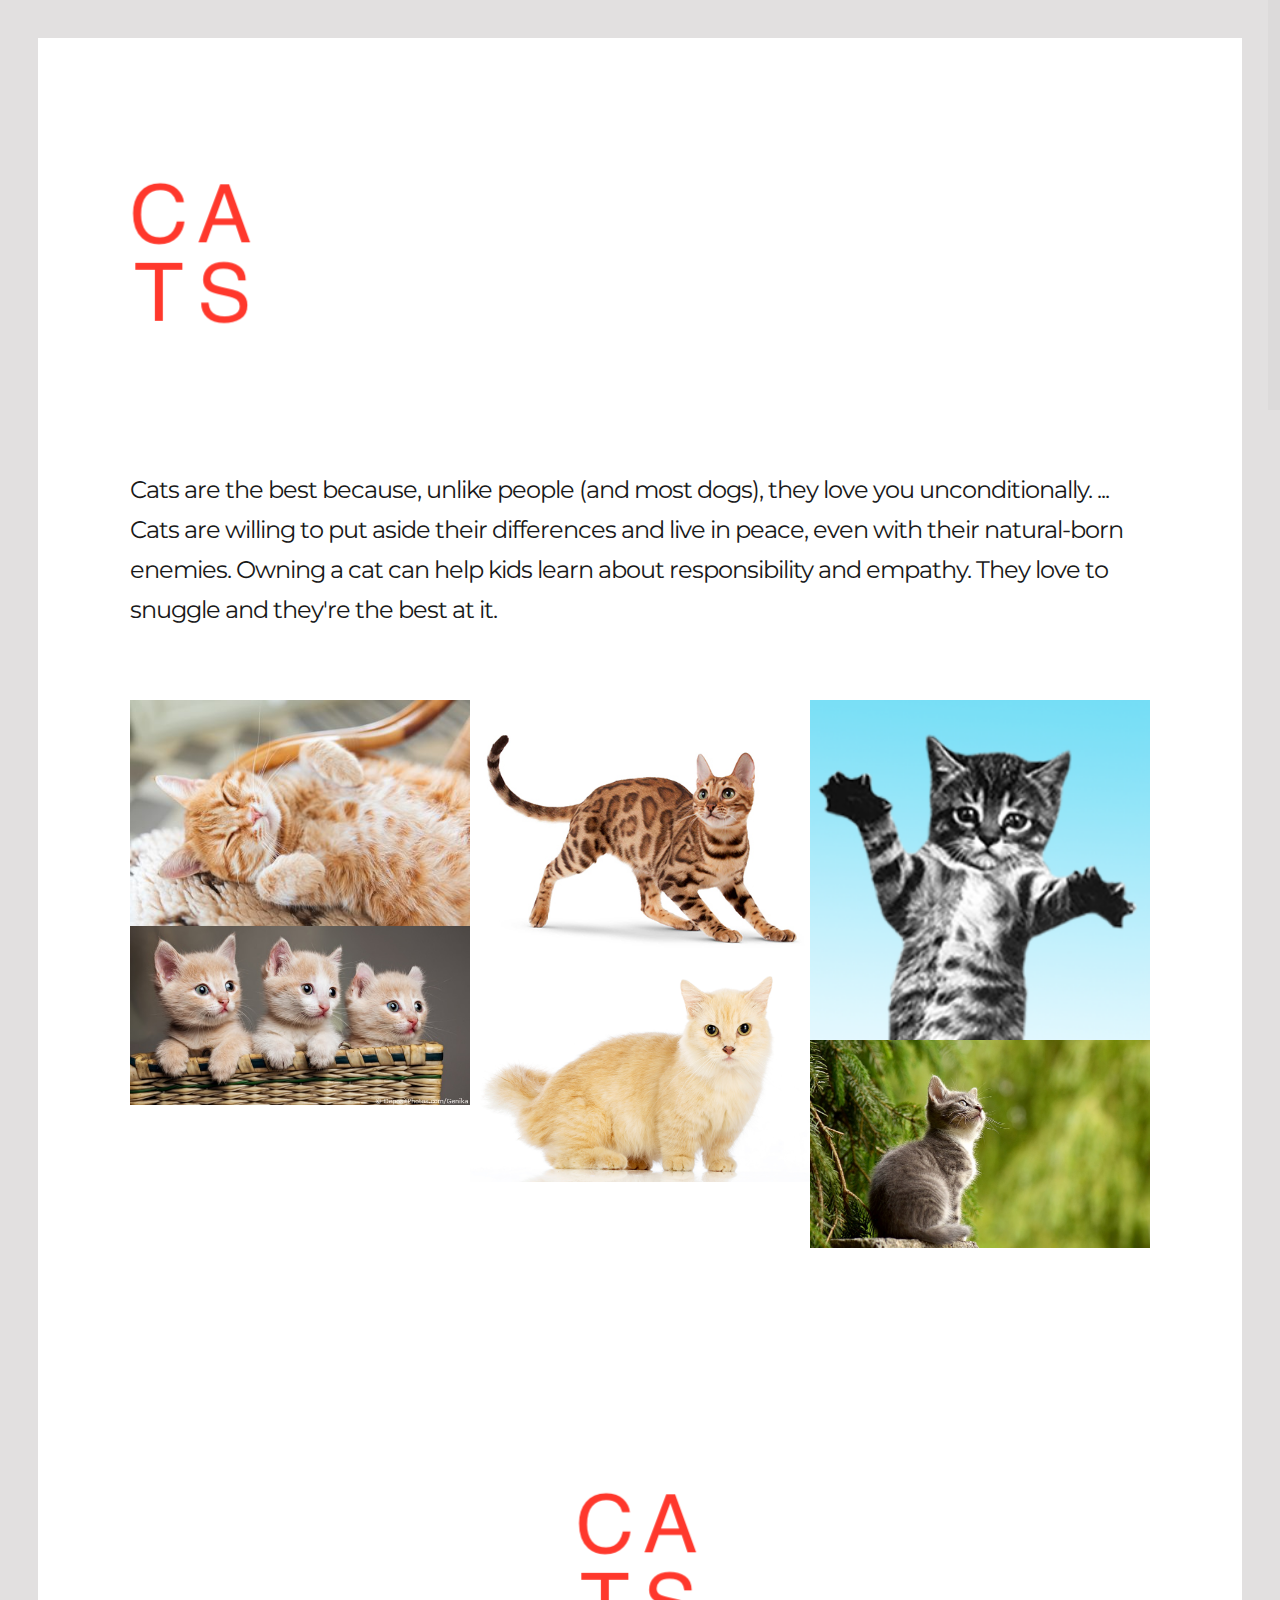
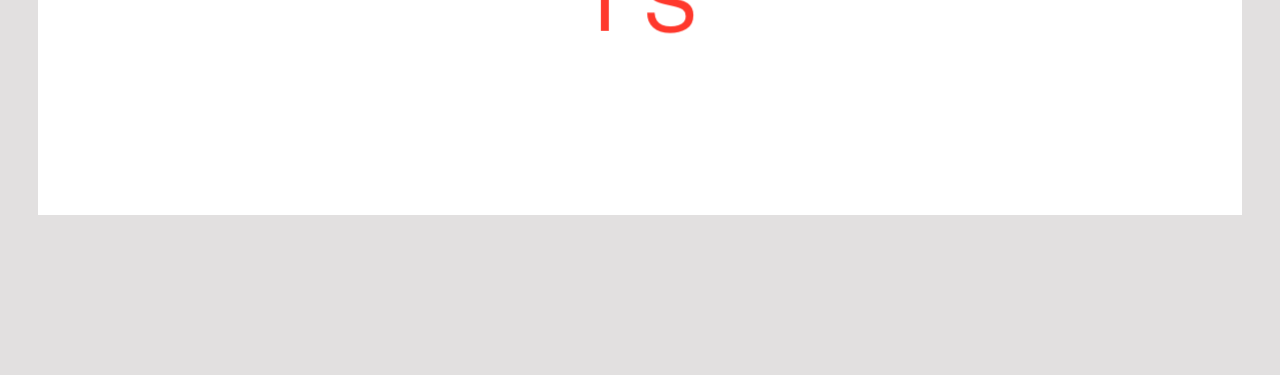
<file: index.html>
<!DOCTYPE HTML>
<html lang="en-US">
    <head>
        <title>CATS</title>
        <meta http-equiv="Content-Type" content="text/html; charset=UTF-8">
        <meta name="viewport" content="width=device-width, initial-scale=1, maximum-scale=1">

        <link rel="shortcut icon" href="images/favicon.png" />
        <link href='http://fonts.googleapis.com/css?family=Montserrat:400,700%7CPT+Serif:400,700' rel='stylesheet' type='text/css'>
        <link rel="stylesheet" type="text/css"  href='css/clear.css' />
        <link rel="stylesheet" type="text/css"  href='css/common.css' />
        <link rel="stylesheet" type="text/css"  href='css/font-awesome.min.css' />
        <link rel="stylesheet" type="text/css"  href='css/carouFredSel.css' />
        <link rel="stylesheet" type="text/css"  href='css/prettyPhoto.css' />
        <link rel="stylesheet" type="text/css"  href='css/sm-clean.css' />
        <link rel="stylesheet" type="text/css"  href='style.css' />

        <!--[if lt IE 9]>
                <script src="js/html5shiv.js"></script>
                <script src="js/respond.min.js"></script>
        <![endif]-->

    </head>
    <body class="page">

        <table class="doc-loader">
            <tbody>
                <tr>
                    <td>
                        <img src="images/ajax-document-loader.gif" alt="Loading...">
                    </td>
                </tr>
            </tbody>
        </table>

        <div class="header-search">
            <div class="content-1330 center-relative">
                <form class="search-form">
                    <label>
                        <input type="search" class="search-field" placeholder="Search ..." value="" name="s" title="Search for:">
                    </label>
                </form>
            </div>
        </div>


        <div class="body-wrapper">
            <div class="content-1330 header-holder center-relative">
                <div class="header-logo left">

                    <h1 class="site-title">
                        <a href="index.html">
                            <img src="images/sunDefaultLogo.png" alt="Sun-">
                        </a>
                    </h1>

                </div>

                <div class="header-menu right hidden">
                    <nav id="header-main-menu" class="left">
                        <ul class="main-menu sm sm-clean">
                            <li>
                                <a href="index.html">Home</a>
                                <ul class="sub-menu">
                                    <li>
                                        <a href="index-image.html">Home & Image</a>
                                    </li>
                                    <li>
                                        <a href="index-slider.html">Home & Slider</a>
                                    </li>
                                    <li>
                                        <a href="index-blog.html">Home & Blog</a>
                                    </li>
                                    <li>
                                        <a href="index-video.html">Home & Video</a>
                                    </li>
                                </ul>
                            </li>
                            <li>
                                <a href="about.html">About</a>
                            </li>
                            <li>
                                <a href="portfolio.html">Portfolio</a>
                            </li>
                            <li>
                                <a href="blog.html">Blog</a>
                            </li>
                            <li>
                                <a href="contact.html">Contact</a>
                                <ul class="sub-menu">
                                    <li>
                                        <a href="contact-map.html">Contact & Map</a>
                                    </li>
                                </ul>
                            </li>
                        </ul>
                    </nav>
                    <div class="toggle-holder relative right">
                        <div id="toggle">
                            <i class="fa fa-search"></i>
                        </div>
                    </div>
                    <div class="clear"></div>
                </div>
                <div class="clear"></div>
            </div>

            <div id="content" class="site-content">
                <article>
                    <div class="content-1330 center-relative">
                        <div class="page-desc">
                            Cats are the best because, unlike people (and most dogs), they love you unconditionally. ... Cats are willing to put aside their differences and live in peace, even with their natural-born enemies. Owning a cat can help kids learn about responsibility and empathy. They love to snuggle and they're the best at it.
                        </div>
                        <div class="clear"></div>
                        <p>&nbsp;</p>
                        <p>&nbsp;</p>

                        <div class="grid" id="portfolio">
                            <div class="grid-sizer"></div>
                            <div class="grid-item element-item p_one_third post">
                                <a href="demo-images/sun_portfolio_image02.png" data-rel="prettyPhoto[gallery0]">
                                    <img src="demo-images/sun_portfolio_image01.png" alt="">
                                </a>
                            </div>

                            <div class="grid-item element-item p_one_third image">
                                <a href="demo-images/sun_portfolio_image03.png" data-rel="prettyPhoto[gallery0]">
                                    <img src="demo-images/sun_portfolio_image03.png" alt="">
                                </a>
                            </div>

                            <div class="grid-item element-item p_one_third post">
                                <a href="demo-images/sun_portfolio_image04.png" data-rel="prettyPhoto[gallery0]">
                                    <img src="demo-images/sun_portfolio_image04.png" alt="">
                                </a>
                            </div>

                            <div class="grid-item element-item p_one_third video">
                                <a href="demo-images/sun_portfolio_image02.png" data-rel="prettyPhoto[gallery0]">
                                    <img src="demo-images/sun_portfolio_image02.png" alt="">
                                </a>
                            </div>

                            <div class="grid-item element-item p_one_third extern">
                                <a href="demo-images/sun_portfolio_image05.png" data-rel="prettyPhoto[gallery0]">
                                    <img src="demo-images/sun_portfolio_image05.png" alt="">
                                </a>
                            </div>

                            <div class="grid-item element-item p_one_third post">
                                <a href="demo-images/sun_portfolio_image07.png" data-rel="prettyPhoto[gallery0]">
                                    <img src="demo-images/sun_portfolio_image07.png" alt="">
                                </a>
                            </div>
                        </div>
                        <div class="clear"></div>
                        <p>&nbsp;</p>
                        <p>&nbsp;</p>

                        <div class="clear"></div>
                    </div>
                </article>
            </div>

            <!--Footer-->

            <footer class="footer">
                <div class="center-relative">




                                <center><img src="images/sunDefaultLogo.png" alt="DOGS"></center>





                </div>
            </footer>

            <!-- End .body-border -->
        </div>



        <!--Load JavaScript-->
        <script src="js/jquery.js"></script>
        <script src='js/jquery.fitvids.js'></script>
        <script src='js/jquery.smartmenus.min.js'></script>
        <script src='js/imagesloaded.pkgd.js'></script>
        <script src='js/isotope.pkgd.js'></script>
        <script src='js/jquery.carouFredSel-6.0.0-packed.js'></script>
        <script src='js/jquery.mousewheel.min.js'></script>
        <script src='js/jquery.touchSwipe.min.js'></script>
        <script src='js/jquery.easing.1.3.js'></script>
        <script src='js/jquery.prettyPhoto.js'></script>
        <script src='js/jquery.ba-throttle-debounce.min.js'></script>
        <script src='js/jquery.nicescroll.min.js'></script>
        <script src='js/main.js'></script>
    </body>
</html>
</file>
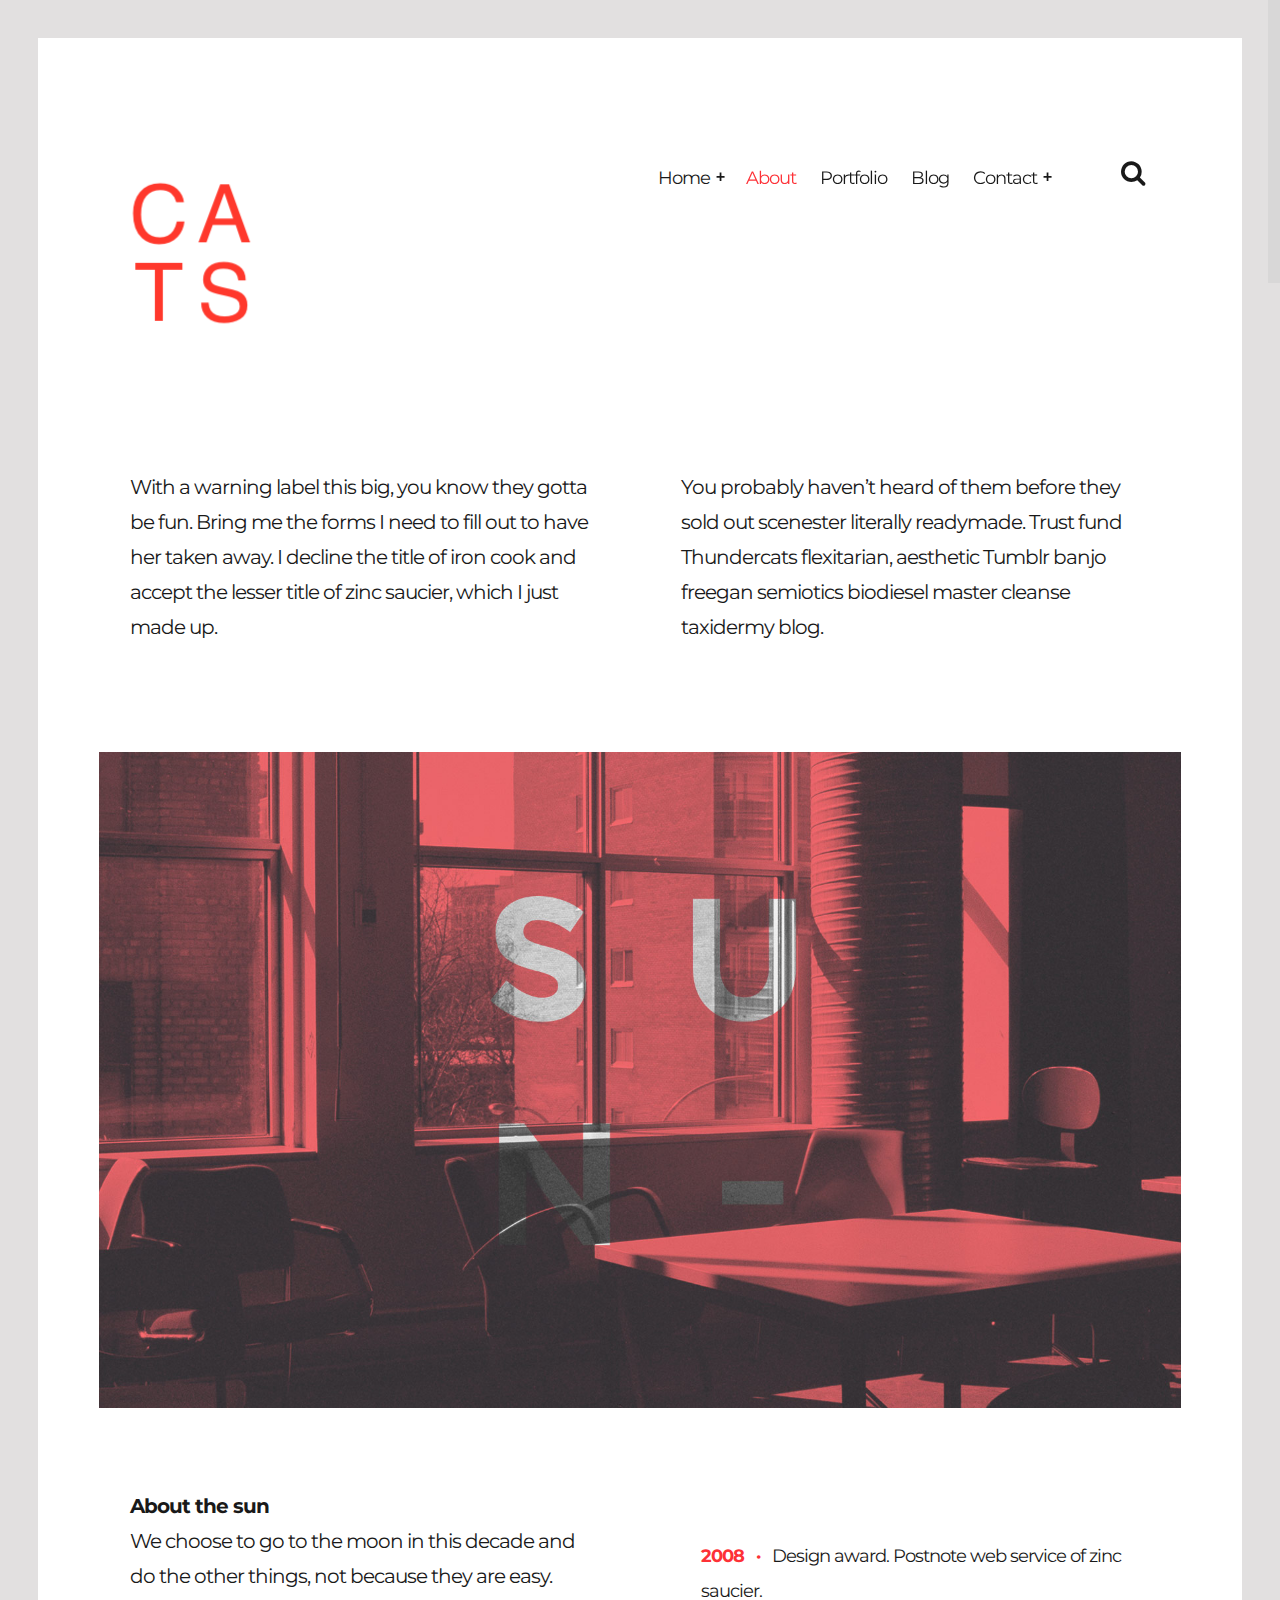
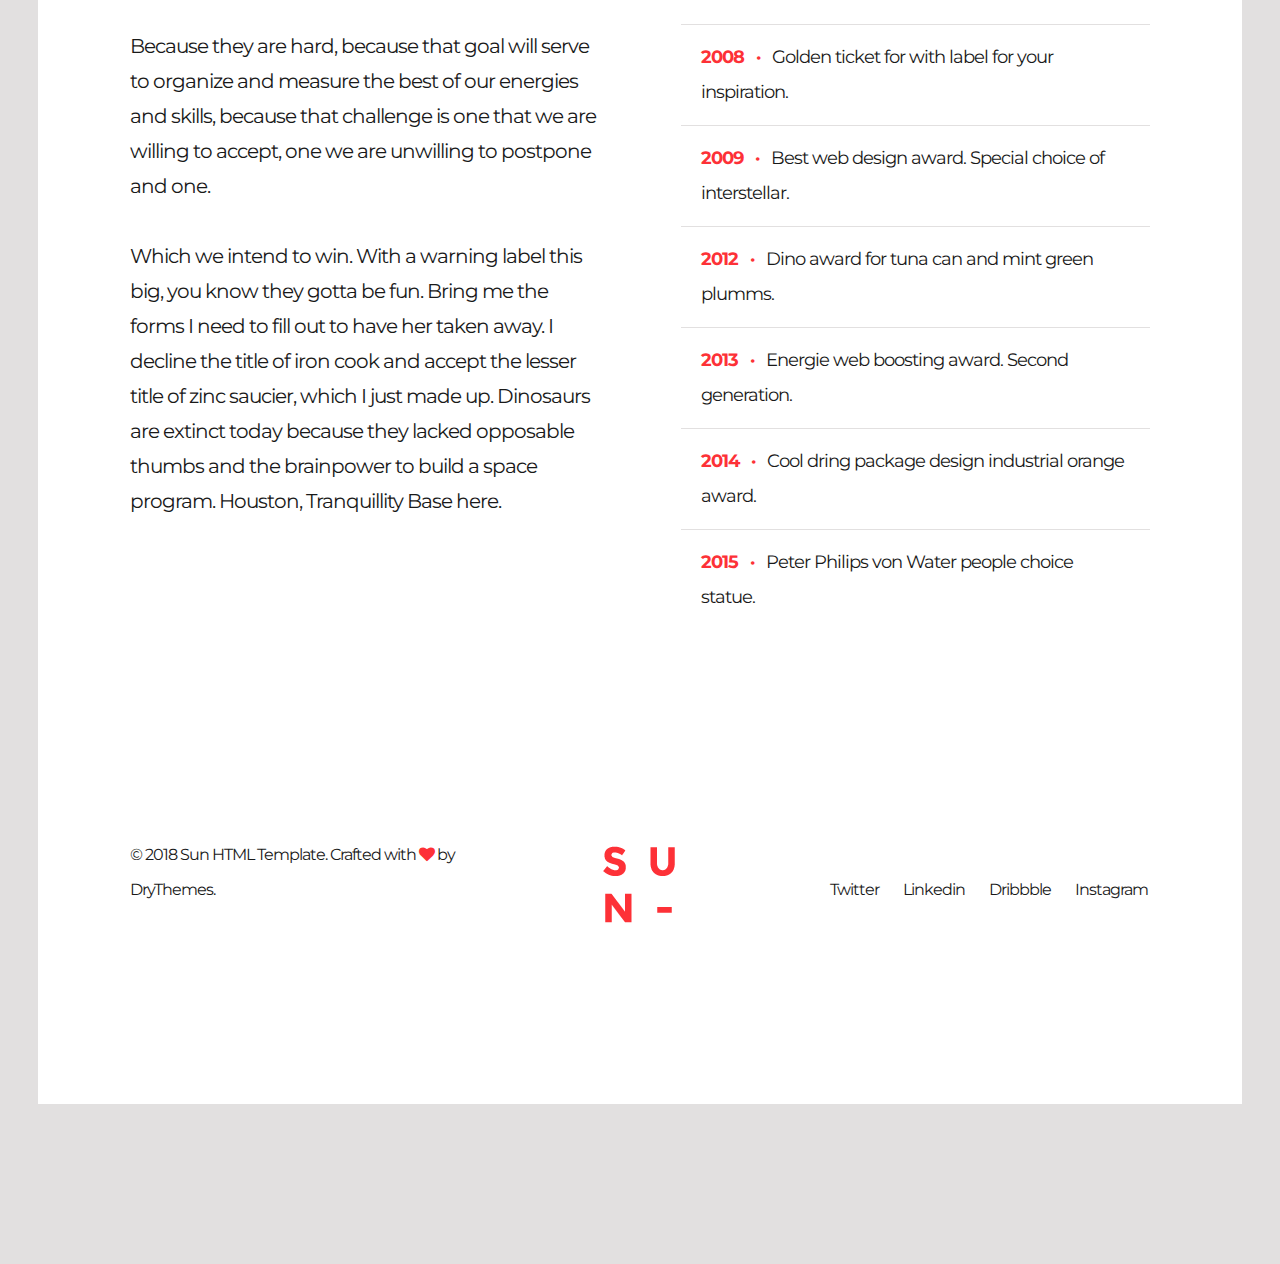
<file: about.html>
<!DOCTYPE HTML>
<html lang="en-US">
    <head>
        <title>Sun - Html Responsive Template</title>
        <meta http-equiv="Content-Type" content="text/html; charset=UTF-8">
        <meta name="description" content="Template by Dry Themes" />
        <meta name="keywords" content="HTML, CSS, JavaScript, PHP" />
        <meta name="author" content="DryThemes" />
        <meta name="viewport" content="width=device-width, initial-scale=1, maximum-scale=1">

        <link rel="shortcut icon" href="images/favicon.png" />    
        <link href='http://fonts.googleapis.com/css?family=Montserrat:400,700%7CPT+Serif:400,700' rel='stylesheet' type='text/css'>	
        <link rel="stylesheet" type="text/css"  href='css/clear.css' />
        <link rel="stylesheet" type="text/css"  href='css/common.css' />
        <link rel="stylesheet" type="text/css"  href='css/font-awesome.min.css' />
        <link rel="stylesheet" type="text/css"  href='css/carouFredSel.css' />
        <link rel="stylesheet" type="text/css"  href='css/prettyPhoto.css' />        
        <link rel="stylesheet" type="text/css"  href='css/sm-clean.css' />        
        <link rel="stylesheet" type="text/css"  href='style.css' />

        <!--[if lt IE 9]>
                <script src="js/html5shiv.js"></script>                
                <script src="js/respond.min.js"></script>                
        <![endif]-->

    </head>
    <body class="page">

        <table class="doc-loader">
            <tbody>
                <tr>
                    <td>
                        <img src="images/ajax-document-loader.gif" alt="Loading...">                    
                    </td>
                </tr>
            </tbody>
        </table>   

        <div class="header-search">
            <div class="content-1330 center-relative">
                <form class="search-form">
                    <label>		
                        <input type="search" class="search-field" placeholder="Search ..." value="" name="s" title="Search for:">                        
                    </label>    
                </form>               
            </div>
        </div>


        <div class="body-wrapper">           
            <div class="content-1330 header-holder center-relative">
                <div class="header-logo left">

                    <h1 class="site-title">
                        <a href="index.html">
                            <img src="images/sunDefaultLogo.png" alt="Sun-">
                        </a>               
                    </h1>

                </div>

                <div class="header-menu right">
                    <nav id="header-main-menu" class="left">
                        <ul class="main-menu sm sm-clean">
                            <li>
                                <a href="index.html">Home</a>
                                <ul class="sub-menu">
                                    <li>
                                        <a href="index-image.html">Home & Image</a>
                                    </li>
                                    <li>
                                        <a href="index-slider.html">Home & Slider</a>
                                    </li>
                                    <li>
                                        <a href="index-blog.html">Home & Blog</a>
                                    </li>
                                    <li>
                                        <a href="index-video.html">Home & Video</a>
                                    </li>
                                </ul>
                            </li>
                            <li>
                                <a href="about.html">About</a>
                            </li>
                            <li>
                                <a href="portfolio.html">Portfolio</a>
                            </li>
                            <li>
                                <a href="blog.html">Blog</a>
                            </li>        
                            <li>
                                <a href="contact.html">Contact</a>
                                <ul class="sub-menu">
                                    <li>
                                        <a href="contact-map.html">Contact & Map</a>
                                    </li>                                    
                                </ul>
                            </li>
                        </ul>
                    </nav>
                    <div class="toggle-holder relative right">
                        <div id="toggle">
                            <i class="fa fa-search"></i>                      
                        </div>
                    </div>
                    <div class="clear"></div>							
                </div>
                <div class="clear"></div>
            </div>

            <div id="content" class="site-content">
                <article>
                    <div class="content-1330 center-relative">
                        <div class="one_half">
                            With a warning label this big, you know they gotta be fun. Bring me the forms I need to fill out to have her taken away. I decline the title of iron cook and accept the lesser title of zinc saucier, which I just made up.
                        </div>
                        <div class="one_half last">
                            You probably haven’t heard of them before they sold out scenester literally readymade. Trust fund Thundercats flexitarian, aesthetic Tumblr banjo freegan semiotics biodiesel master cleanse taxidermy blog.
                        </div>
                        <div class="clear"></div>
                        <p>&nbsp;</p>
                        <p>&nbsp;</p>
                    </div>
                    
                    <div class="content-1530 center-relative block">
                        <img src="demo-images/sun_about_image01.jpg" alt="">
                    </div>
                    
                    <div class="content-1330 center-relative block">
                        <p>&nbsp;</p>
                        <p>&nbsp;</p>
                        
                        <div class="one_half">
                            <b>About the sun</b>
                            <br>
                            We choose to go to the moon in this decade and do the other things, not because they are easy.
                            <p>&nbsp;</p>
                            <p>Because they are hard, because that goal will serve to organize and measure the best of our energies and skills, because that challenge is one that we are willing to accept, one we are unwilling to postpone and one.</p>
                            <p>&nbsp;</p>
                            <p>Which we intend to win. With a warning label this big, you know they gotta be fun. Bring me the forms I need to fill out to have her taken away. I decline the title of iron cook and accept the lesser title of zinc saucier, which I just made up. Dinosaurs are extinct today because they lacked opposable thumbs and the brainpower to build a space program. Houston, Tranquillity Base here.</p>
                        </div>
                        
                        <div class="one_half last">
                            <p>&nbsp;</p>
                            <ul class="archive-list">
                                <li>
                                    <span>2008 &nbsp; · &nbsp; </span> Design award. Postnote web service of zinc saucier.
                                </li>
                                <li>
                                    <span>2008 &nbsp; · &nbsp; </span> Golden ticket for with label for your inspiration.
                                </li>
                                <li>
                                    <span>2009 &nbsp; · &nbsp; </span> Best web design award. Special choice of interstellar.</li>
                                <li>
                                    <span>2012 &nbsp; · &nbsp; </span> Dino award for tuna can and mint green plumms.
                                </li>
                                <li>
                                    <span>2013 &nbsp; · &nbsp; </span> Energie web boosting award. Second generation.
                                </li>
                                <li>
                                    <span>2014 &nbsp; · &nbsp; </span> Cool dring package design industrial orange award.
                                </li>
                                <li>
                                    <span>2015 &nbsp; · &nbsp; </span> Peter Philips von Water people choice statue.
                                </li>
                            </ul>
                        </div><div class="clear"></div>
                    </div>
                </article>


            </div>

            <!--Footer-->

            <footer class="footer">
                <div class="content-1330 center-relative">			
                    <ul>
                        <li class="left-footer-content">
                            © 2018 Sun HTML Template. Crafted with <i class="fa fa-heart"></i> by <a href="http://drythemes.com">DryThemes</a>.            
                        </li>
                        <li class="center-footer-content">                
                            <a href="index.html">
                                <img src="images/sunDefaultLogoFooter.png" alt="Sun-">
                            </a>                
                        </li>
                        <li class="right-footer-contnet">
                            <a href="#">Twitter</a>
                            <a href="#">Linkedin</a>
                            <a href="#">Dribbble</a>
                            <a href="#">Instagram</a>            
                        </li>
                        <li class="left-footer-content mobile">
                            <!-- Link back to Colorlib can't be removed. Template is licensed under CC BY 3.0. -->
Copyright &copy;<script>document.write(new Date().getFullYear());</script> All rights reserved | This template is made with <i class="fa fa-heart-o" aria-hidden="true"></i> by <a href="https://colorlib.com" target="_blank">Colorlib</a>
<!-- Link back to Colorlib can't be removed. Template is licensed under CC BY 3.0. -->
                        </li>
                    </ul>
                </div>
            </footer>

            <!-- End .body-border -->
        </div>



        <!--Load JavaScript-->
        <script src="js/jquery.js"></script>			                                       
        <script src='js/jquery.fitvids.js'></script>
        <script src='js/jquery.smartmenus.min.js'></script>        
        <script src='js/imagesloaded.pkgd.js'></script>        
        <script src='js/isotope.pkgd.js'></script>        
        <script src='js/jquery.carouFredSel-6.0.0-packed.js'></script>
        <script src='js/jquery.mousewheel.min.js'></script>
        <script src='js/jquery.touchSwipe.min.js'></script>
        <script src='js/jquery.easing.1.3.js'></script>
        <script src='js/jquery.prettyPhoto.js'></script>        
        <script src='js/jquery.ba-throttle-debounce.min.js'></script>                
        <script src='js/jquery.nicescroll.min.js'></script>
        <script src='js/main.js'></script>
    </body>
</html>
</file>
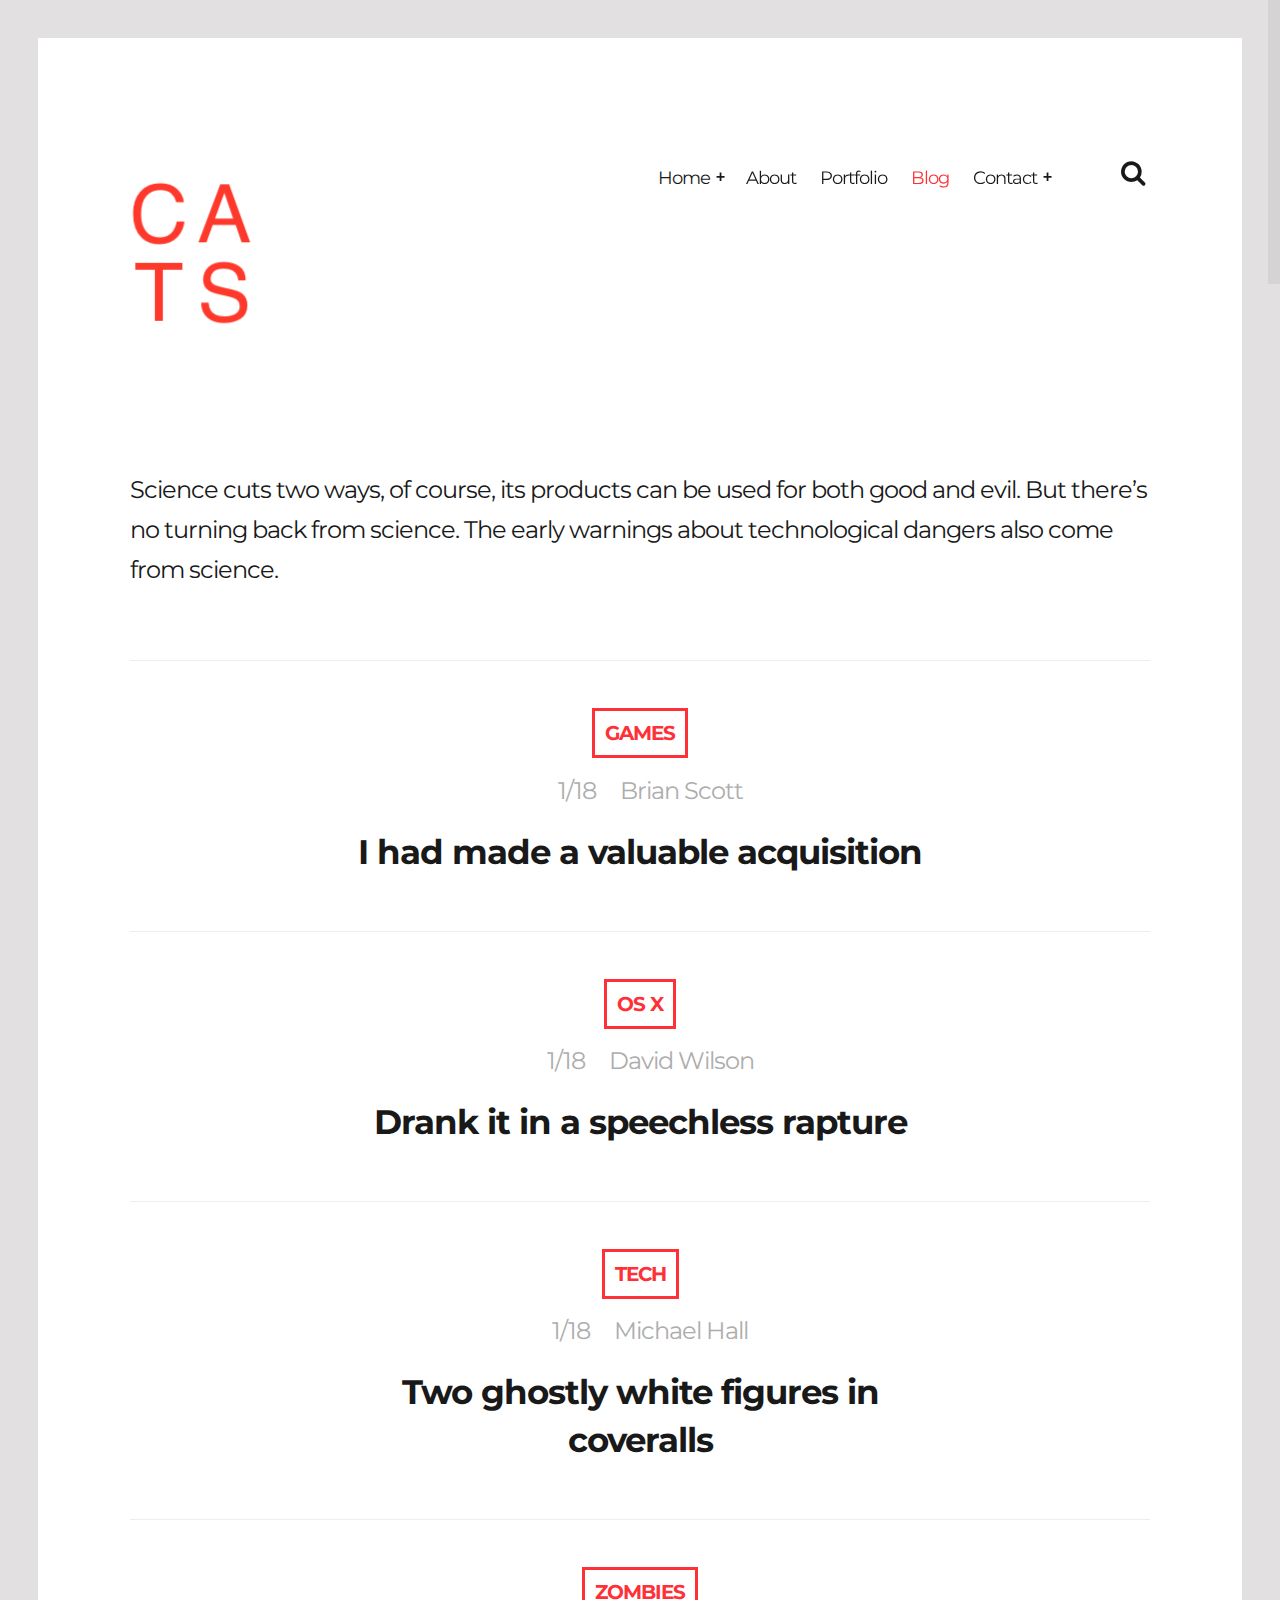
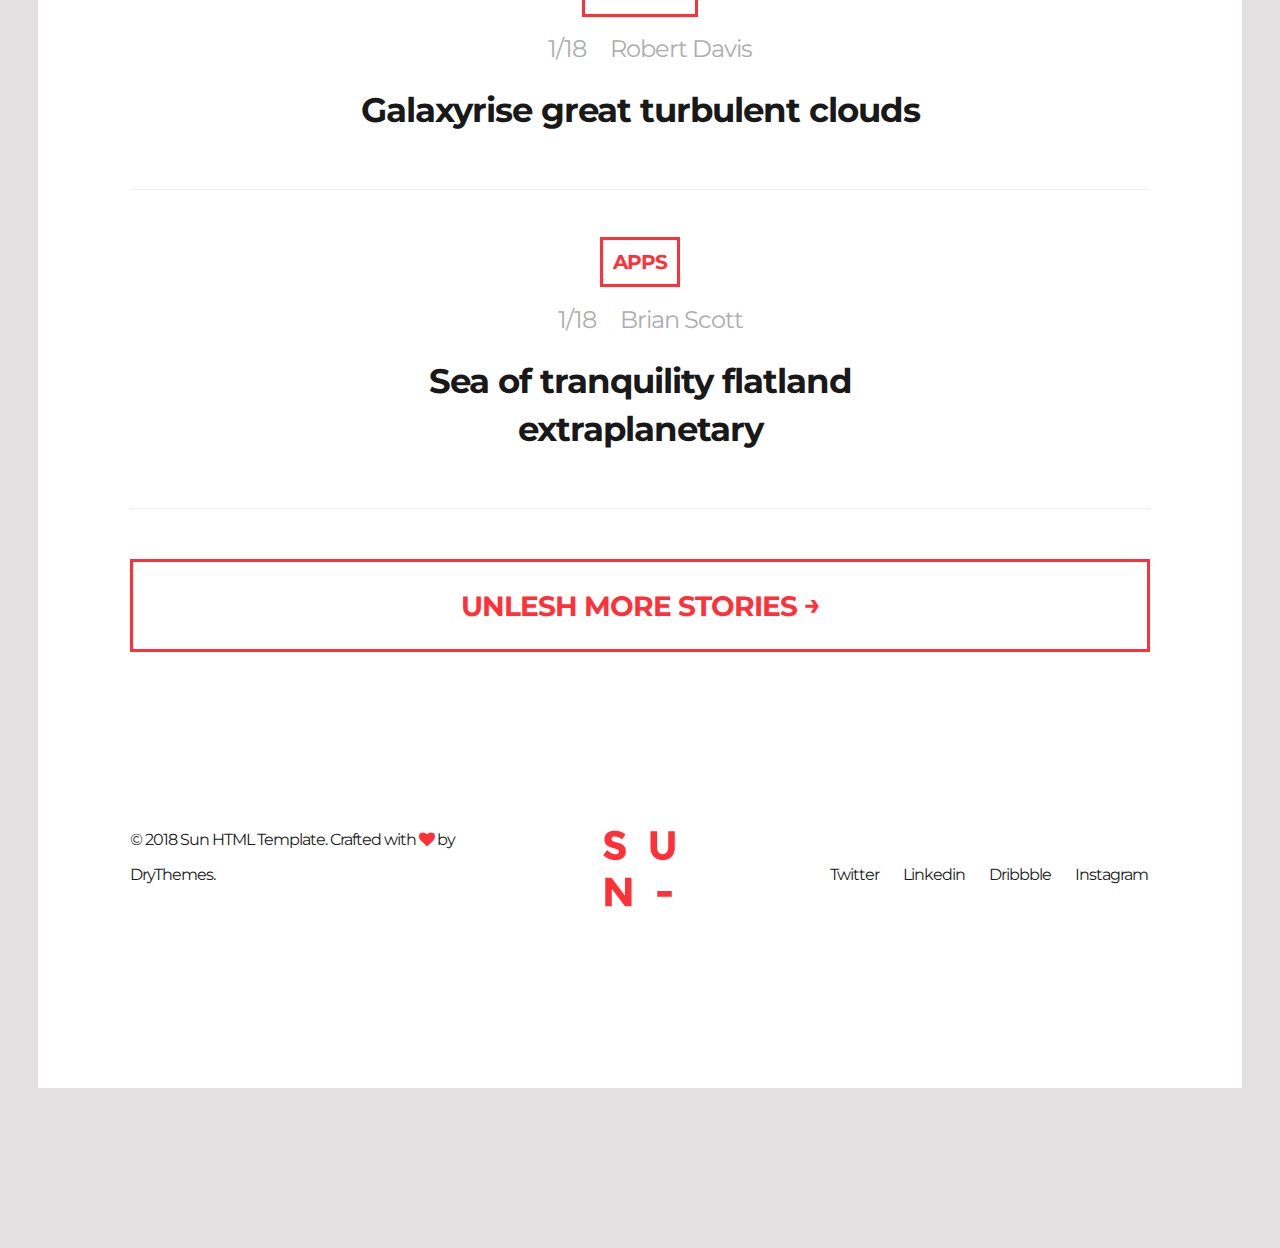
<file: blog.html>
<!DOCTYPE HTML>
<html lang="en-US">
    <head>
        <title>Sun - Html Responsive Template</title>
        <meta http-equiv="Content-Type" content="text/html; charset=UTF-8">
        <meta name="description" content="Template by Dry Themes" />
        <meta name="keywords" content="HTML, CSS, JavaScript, PHP" />
        <meta name="author" content="DryThemes" />
        <meta name="viewport" content="width=device-width, initial-scale=1, maximum-scale=1">

        <link rel="shortcut icon" href="images/favicon.png" />    
        <link href='http://fonts.googleapis.com/css?family=Montserrat:400,700%7CPT+Serif:400,700' rel='stylesheet' type='text/css'>	
        <link rel="stylesheet" type="text/css"  href='css/clear.css' />
        <link rel="stylesheet" type="text/css"  href='css/common.css' />
        <link rel="stylesheet" type="text/css"  href='css/font-awesome.min.css' />
        <link rel="stylesheet" type="text/css"  href='css/carouFredSel.css' />
        <link rel="stylesheet" type="text/css"  href='css/prettyPhoto.css' />        
        <link rel="stylesheet" type="text/css"  href='css/sm-clean.css' />        
        <link rel="stylesheet" type="text/css"  href='style.css' />

        <!--[if lt IE 9]>
                <script src="js/html5shiv.js"></script>                
                <script src="js/respond.min.js"></script>                
        <![endif]-->

    </head>
    <body class="blog">

        <table class="doc-loader">
            <tbody>
                <tr>
                    <td>
                        <img src="images/ajax-document-loader.gif" alt="Loading...">                    
                    </td>
                </tr>
            </tbody>
        </table>   

        <div class="header-search">
            <div class="content-1330 center-relative">
                <form class="search-form">
                    <label>		
                        <input type="search" class="search-field" placeholder="Search ..." value="" name="s" title="Search for:">                        
                    </label>    
                </form>               
            </div>
        </div>


        <div class="body-wrapper">           
            <div class="content-1330 header-holder center-relative">
                <div class="header-logo left">

                    <h1 class="site-title">
                        <a href="index.html">
                            <img src="images/sunDefaultLogo.png" alt="Sun-">
                        </a>               
                    </h1>

                </div>

                <div class="header-menu right">
                    <nav id="header-main-menu" class="left">
                        <ul class="main-menu sm sm-clean">
                            <li>
                                <a href="index.html">Home</a>
                                <ul class="sub-menu">
                                    <li>
                                        <a href="index-image.html">Home & Image</a>
                                    </li>
                                    <li>
                                        <a href="index-slider.html">Home & Slider</a>
                                    </li>
                                    <li>
                                        <a href="index-blog.html">Home & Blog</a>
                                    </li>
                                    <li>
                                        <a href="index-video.html">Home & Video</a>
                                    </li>
                                </ul>
                            </li>
                            <li>
                                <a href="about.html">About</a>
                            </li>
                            <li>
                                <a href="portfolio.html">Portfolio</a>
                            </li>
                            <li>
                                <a href="blog.html">Blog</a>
                            </li>        
                            <li>
                                <a href="contact.html">Contact</a>
                                <ul class="sub-menu">
                                    <li>
                                        <a href="contact-map.html">Contact & Map</a>
                                    </li>                                    
                                </ul>
                            </li>
                        </ul>
                    </nav>
                    <div class="toggle-holder relative right">
                        <div id="toggle">
                            <i class="fa fa-search"></i>                      
                        </div>
                    </div>
                    <div class="clear"></div>							
                </div>
                <div class="clear"></div>
            </div>

            <div id="content" class="site-content">
                <article>
                    <div class="content-1330 center-relative">
                        <div class="page-desc">
                            Science cuts two ways, of course, its products can be used for both good and evil. But there’s no turning back from science. The early warnings about technological dangers also come from science.
                        </div>
                        <div class="clear"></div>
                        <p>&nbsp;</p>
                        <p>&nbsp;</p>
                        <div class="blog-holder block center-relative content-1330">

                            <div class="post-border center-relative block"></div>

                            <article class="relative blog-item-holder center-relative">
                                <div class="cat-links">
                                    <ul>
                                        <li>
                                            <a href="#">GAMES</a>
                                        </li>
                                    </ul>
                                </div>
                                <div class="entry-date published">1/18</div>
                                <div class="author vcard">Brian Scott</div>
                                <h2 class="entry-title">
                                    <a href="single.html">I had made a valuable acquisition</a>
                                </h2>
                                <div class="clear"></div>
                            </article>

                            <div class="post-border center-relative block"></div>

                            <article class="relative blog-item-holder center-relative">
                                <div class="cat-links">
                                    <ul>
                                        <li>
                                            <a href="#">OS X</a>
                                        </li>
                                    </ul>
                                </div>
                                <div class="entry-date published">1/18</div>
                                <div class="author vcard">David Wilson</div>
                                <h2 class="entry-title">
                                    <a href="single.html">Drank it in a speechless rapture</a>
                                </h2>
                                <div class="clear"></div>
                            </article>

                            <div class="post-border center-relative block"></div>

                            <article class="relative blog-item-holder center-relative">
                                <div class="cat-links">
                                    <ul>
                                        <li>
                                            <a href="#">TECH</a>
                                        </li>
                                    </ul>
                                </div>
                                <div class="entry-date published">1/18</div>
                                <div class="author vcard">Michael Hall</div>
                                <h2 class="entry-title">
                                    <a href="single.html">Two ghostly white figures in coveralls</a>
                                </h2>
                                <div class="clear"></div>
                            </article>

                            <div class="post-border center-relative block"></div>

                            <article class="relative blog-item-holder center-relative">
                                <div class="cat-links">
                                    <ul>
                                        <li>
                                            <a href="#">ZOMBIES</a>
                                        </li>
                                    </ul>
                                </div>
                                <div class="entry-date published">1/18</div>
                                <div class="author vcard">Robert Davis</div>
                                <h2 class="entry-title">
                                    <a href="single.html">Galaxyrise great turbulent clouds</a>
                                </h2>
                                <div class="clear"></div>
                            </article>

                            <div class="post-border center-relative block"></div>

                            <article class="relative blog-item-holder center-relative">
                                <div class="cat-links">
                                    <ul>
                                        <li>
                                            <a href="#">APPS</a>
                                        </li>
                                    </ul>
                                </div>
                                <div class="entry-date published">1/18</div>
                                <div class="author vcard">Brian Scott</div>
                                <h2 class="entry-title">
                                    <a href="single.html">Sea of tranquility flatland extraplanetary</a>
                                </h2>
                                <div class="clear"></div>
                            </article>

                            <div class="post-border center-relative block"></div>

                        </div>                                                                                             
                    </div>
                    <div class="block content-1330 center-relative center-text top-50 bottom-50">
                        <a target="_self" class="more-posts">UNLESH MORE STORIES  <span>→</span></a>
                    </div>
                </article>
            </div>

            <!--Footer-->

            <footer class="footer">
                <div class="content-1330 center-relative">			
                    <ul>
                        <li class="left-footer-content">
                            © 2018 Sun HTML Template. Crafted with <i class="fa fa-heart"></i> by <a href="http://drythemes.com">DryThemes</a>.            
                        </li>
                        <li class="center-footer-content">                
                            <a href="index.html">
                                <img src="images/sunDefaultLogoFooter.png" alt="Sun-">
                            </a>                
                        </li>
                        <li class="right-footer-contnet">
                            <a href="#">Twitter</a>
                            <a href="#">Linkedin</a>
                            <a href="#">Dribbble</a>
                            <a href="#">Instagram</a>            
                        </li>
                        <li class="left-footer-content mobile">
                            <!-- Link back to Colorlib can't be removed. Template is licensed under CC BY 3.0. -->
Copyright &copy;<script>document.write(new Date().getFullYear());</script> All rights reserved | This template is made with <i class="fa fa-heart-o" aria-hidden="true"></i> by <a href="https://colorlib.com" target="_blank">Colorlib</a>
<!-- Link back to Colorlib can't be removed. Template is licensed under CC BY 3.0. -->
                        </li>
                    </ul>
                </div>
            </footer>

            <!-- End .body-border -->
        </div>



        <!--Load JavaScript-->
        <script src="js/jquery.js"></script>			                                       
        <script src='js/jquery.fitvids.js'></script>
        <script src='js/jquery.smartmenus.min.js'></script>        
        <script src='js/imagesloaded.pkgd.js'></script>        
        <script src='js/isotope.pkgd.js'></script>        
        <script src='js/jquery.carouFredSel-6.0.0-packed.js'></script>
        <script src='js/jquery.mousewheel.min.js'></script>
        <script src='js/jquery.touchSwipe.min.js'></script>
        <script src='js/jquery.easing.1.3.js'></script>
        <script src='js/jquery.prettyPhoto.js'></script>        
        <script src='js/jquery.ba-throttle-debounce.min.js'></script>                
        <script src='js/jquery.nicescroll.min.js'></script>
        <script src='js/main.js'></script>
    </body>
</html>
</file>
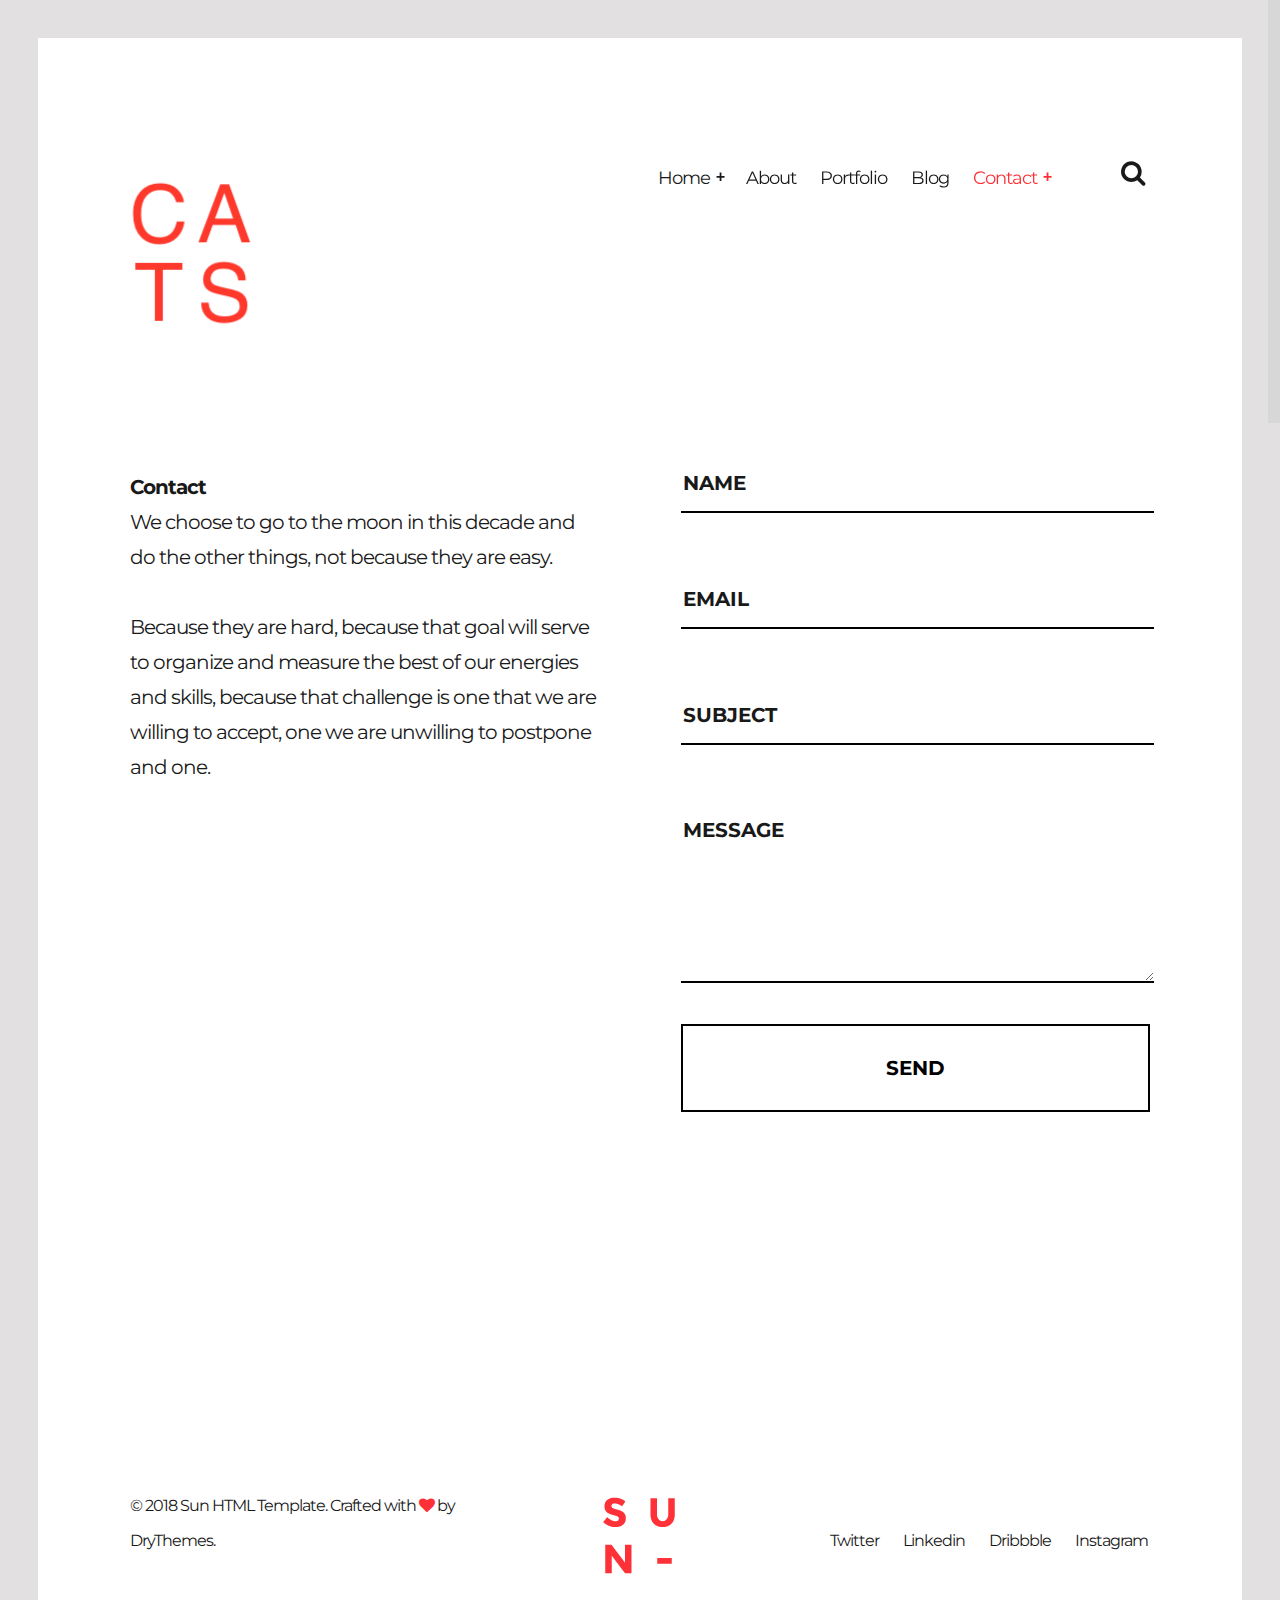
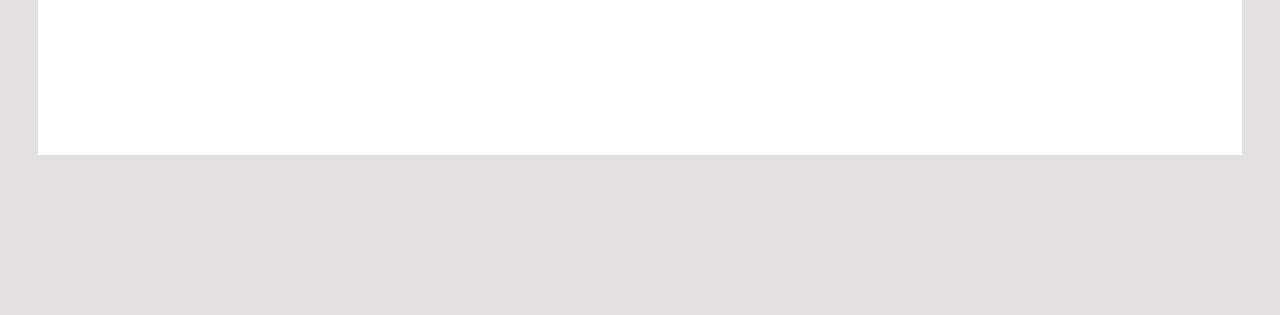
<file: contact-map.html>
<!DOCTYPE HTML>
<html lang="en-US">
    <head>
        <title>Sun - Html Responsive Template</title>
        <meta http-equiv="Content-Type" content="text/html; charset=UTF-8">
        <meta name="description" content="Template by Dry Themes" />
        <meta name="keywords" content="HTML, CSS, JavaScript, PHP" />
        <meta name="author" content="DryThemes" />
        <meta name="viewport" content="width=device-width, initial-scale=1, maximum-scale=1">

        <link rel="shortcut icon" href="images/favicon.png" />    
        <link href='http://fonts.googleapis.com/css?family=Montserrat:400,700%7CPT+Serif:400,700' rel='stylesheet' type='text/css'>	
        <link rel="stylesheet" type="text/css"  href='css/clear.css' />
        <link rel="stylesheet" type="text/css"  href='css/common.css' />
        <link rel="stylesheet" type="text/css"  href='css/font-awesome.min.css' />
        <link rel="stylesheet" type="text/css"  href='css/carouFredSel.css' />
        <link rel="stylesheet" type="text/css"  href='css/prettyPhoto.css' />        
        <link rel="stylesheet" type="text/css"  href='css/sm-clean.css' />        
        <link rel="stylesheet" type="text/css"  href='style.css' />

        <!--[if lt IE 9]>
                <script src="js/html5shiv.js"></script>                
                <script src="js/respond.min.js"></script>                
        <![endif]-->

    </head>
    <body class="page">

        <table class="doc-loader">
            <tbody>
                <tr>
                    <td>
                        <img src="images/ajax-document-loader.gif" alt="Loading...">                    
                    </td>
                </tr>
            </tbody>
        </table>   

        <div class="header-search">
            <div class="content-1330 center-relative">
                <form class="search-form">
                    <label>		
                        <input type="search" class="search-field" placeholder="Search ..." value="" name="s" title="Search for:">                        
                    </label>    
                </form>               
            </div>
        </div>


        <div class="body-wrapper">           
            <div class="content-1330 header-holder center-relative">
                <div class="header-logo left">

                    <h1 class="site-title">
                        <a href="index.html">
                            <img src="images/sunDefaultLogo.png" alt="Sun-">
                        </a>               
                    </h1>

                </div>

                <div class="header-menu right">
                    <nav id="header-main-menu" class="left">
                        <ul class="main-menu sm sm-clean">
                            <li>
                                <a href="index.html">Home</a>
                                <ul class="sub-menu">
                                    <li>
                                        <a href="index-image.html">Home & Image</a>
                                    </li>
                                    <li>
                                        <a href="index-slider.html">Home & Slider</a>
                                    </li>
                                    <li>
                                        <a href="index-blog.html">Home & Blog</a>
                                    </li>
                                    <li>
                                        <a href="index-video.html">Home & Video</a>
                                    </li>
                                </ul>
                            </li>
                            <li>
                                <a href="about.html">About</a>
                            </li>
                            <li>
                                <a href="portfolio.html">Portfolio</a>
                            </li>
                            <li>
                                <a href="blog.html">Blog</a>
                            </li>        
                            <li>
                                <a href="contact.html">Contact</a>
                                <ul class="sub-menu">
                                    <li>
                                        <a href="contact-map.html">Contact & Map</a>
                                    </li>                                    
                                </ul>
                            </li>
                        </ul>
                    </nav>
                    <div class="toggle-holder relative right">
                        <div id="toggle">
                            <i class="fa fa-search"></i>                      
                        </div>
                    </div>
                    <div class="clear"></div>							
                </div>
                <div class="clear"></div>
            </div>

            <div id="content" class="site-content">
                <article>
                    <div class="content-1330 center-relative">
                        <div class="one_half">
                            <strong>Contact</strong>
                            <br>
                            <p>We choose to go to the moon in this decade and do the other things, not because they are easy.</p>
                            <p>&nbsp;</p>
                            <p>Because they are hard, because that goal will serve to organize and measure the best of our energies and skills, because that challenge is one that we are willing to accept, one we are unwilling to postpone and one.</p>
                            <p>&nbsp;</p>                            
                            <p>
                                <iframe src="https://www.google.com/maps/embed?pb=!1m10!1m8!1m3!1d6044.7596533049755!2d-75.295283!3d40.75367!3m2!1i1024!2i768!4f13.1!5e0!3m2!1sen!2srs!4v1516053091606" width="600" height="450" allowfullscreen></iframe>
                            </p>
                        </div>

                        <div class="one_half last">
                            <div class="contact-form">                            
                                <p><input id="name" type="text" name="your-name" placeholder="Name"></p>
                                <p><input id="contact-email" type="email" name="your-email" placeholder="Email"></p>
                                <p><input id="subject" type="text" name="your-subject" placeholder="Subject"></p>
                                <p><textarea id="message" name="your-message" placeholder="Message"></textarea></p>
                                <p><input type="submit" onClick="SendMail()" value="SEND"></p>                                 
                            </div>  
                        </div>
                        <div class="clear"></div>
                    </div>
                </article>


            </div>

            <!--Footer-->

            <footer class="footer">
                <div class="content-1330 center-relative">			
                    <ul>
                        <li class="left-footer-content">
                            © 2018 Sun HTML Template. Crafted with <i class="fa fa-heart"></i> by <a href="http://drythemes.com">DryThemes</a>.            
                        </li>
                        <li class="center-footer-content">                
                            <a href="index.html">
                                <img src="images/sunDefaultLogoFooter.png" alt="Sun-">
                            </a>                
                        </li>
                        <li class="right-footer-contnet">
                            <a href="#">Twitter</a>
                            <a href="#">Linkedin</a>
                            <a href="#">Dribbble</a>
                            <a href="#">Instagram</a>            
                        </li>
                        <li class="left-footer-content mobile">
                            <!-- Link back to Colorlib can't be removed. Template is licensed under CC BY 3.0. -->
Copyright &copy;<script>document.write(new Date().getFullYear());</script> All rights reserved | This template is made with <i class="fa fa-heart-o" aria-hidden="true"></i> by <a href="https://colorlib.com" target="_blank">Colorlib</a>
<!-- Link back to Colorlib can't be removed. Template is licensed under CC BY 3.0. -->
                        </li>
                    </ul>
                </div>
            </footer>

            <!-- End .body-border -->
        </div>



        <!--Load JavaScript-->
        <script src="js/jquery.js"></script>			                                       
        <script src='js/jquery.fitvids.js'></script>
        <script src='js/jquery.smartmenus.min.js'></script>        
        <script src='js/imagesloaded.pkgd.js'></script>        
        <script src='js/isotope.pkgd.js'></script>        
        <script src='js/jquery.carouFredSel-6.0.0-packed.js'></script>
        <script src='js/jquery.mousewheel.min.js'></script>
        <script src='js/jquery.touchSwipe.min.js'></script>
        <script src='js/jquery.easing.1.3.js'></script>
        <script src='js/jquery.prettyPhoto.js'></script>        
        <script src='js/jquery.ba-throttle-debounce.min.js'></script>                
        <script src='js/jquery.nicescroll.min.js'></script>
        <script src='js/main.js'></script>
    </body>
</html>
</file>
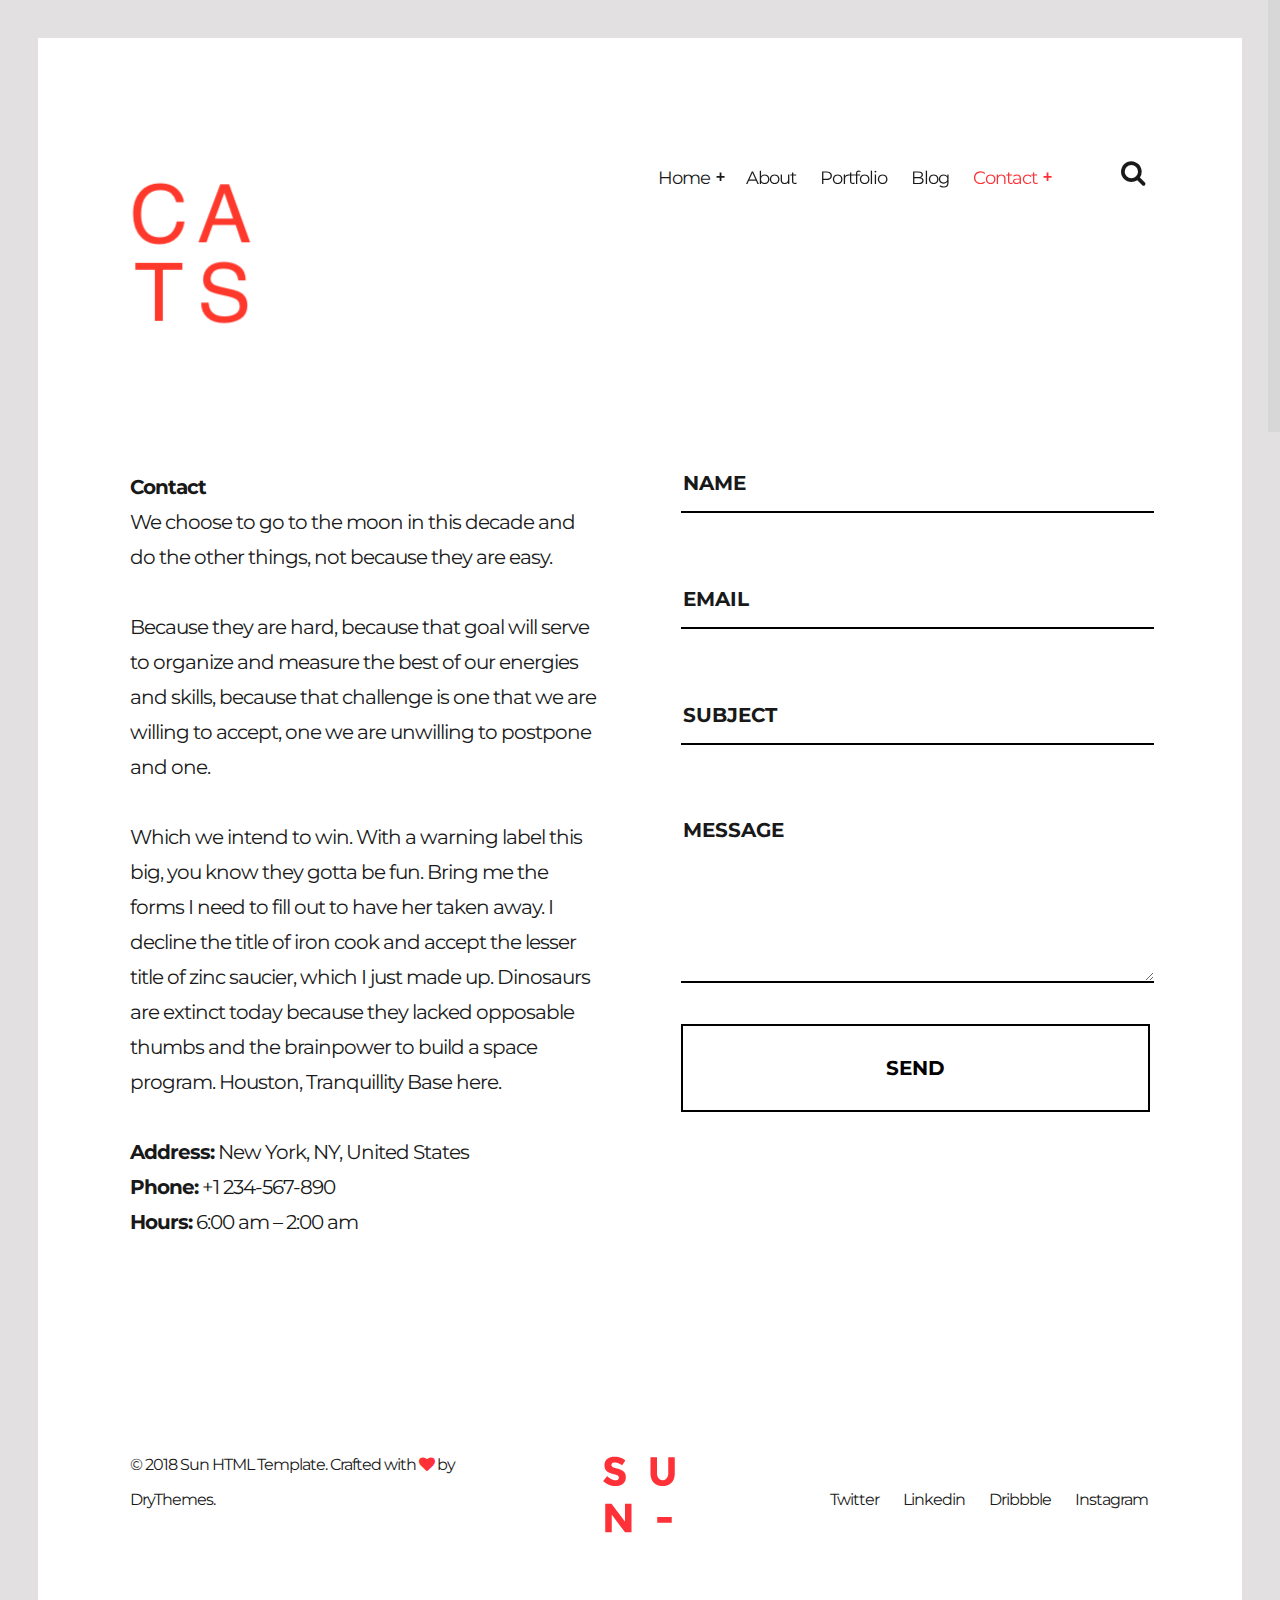
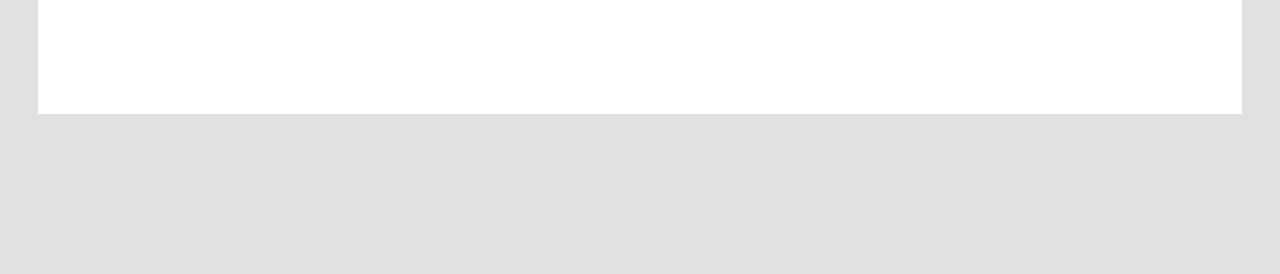
<file: contact.html>
<!DOCTYPE HTML>
<html lang="en-US">
    <head>
        <title>Sun - Html Responsive Template</title>
        <meta http-equiv="Content-Type" content="text/html; charset=UTF-8">
        <meta name="description" content="Template by Dry Themes" />
        <meta name="keywords" content="HTML, CSS, JavaScript, PHP" />
        <meta name="author" content="DryThemes" />
        <meta name="viewport" content="width=device-width, initial-scale=1, maximum-scale=1">

        <link rel="shortcut icon" href="images/favicon.png" />    
        <link href='http://fonts.googleapis.com/css?family=Montserrat:400,700%7CPT+Serif:400,700' rel='stylesheet' type='text/css'>	
        <link rel="stylesheet" type="text/css"  href='css/clear.css' />
        <link rel="stylesheet" type="text/css"  href='css/common.css' />
        <link rel="stylesheet" type="text/css"  href='css/font-awesome.min.css' />
        <link rel="stylesheet" type="text/css"  href='css/carouFredSel.css' />
        <link rel="stylesheet" type="text/css"  href='css/prettyPhoto.css' />        
        <link rel="stylesheet" type="text/css"  href='css/sm-clean.css' />        
        <link rel="stylesheet" type="text/css"  href='style.css' />

        <!--[if lt IE 9]>
                <script src="js/html5shiv.js"></script>                
                <script src="js/respond.min.js"></script>                
        <![endif]-->

    </head>
    <body class="page">

        <table class="doc-loader">
            <tbody>
                <tr>
                    <td>
                        <img src="images/ajax-document-loader.gif" alt="Loading...">                    
                    </td>
                </tr>
            </tbody>
        </table>   

        <div class="header-search">
            <div class="content-1330 center-relative">
                <form class="search-form">
                    <label>		
                        <input type="search" class="search-field" placeholder="Search ..." value="" name="s" title="Search for:">                        
                    </label>    
                </form>               
            </div>
        </div>


        <div class="body-wrapper">           
            <div class="content-1330 header-holder center-relative">
                <div class="header-logo left">

                    <h1 class="site-title">
                        <a href="index.html">
                            <img src="images/sunDefaultLogo.png" alt="Sun-">
                        </a>               
                    </h1>

                </div>

                <div class="header-menu right">
                    <nav id="header-main-menu" class="left">
                        <ul class="main-menu sm sm-clean">
                            <li>
                                <a href="index.html">Home</a>
                                <ul class="sub-menu">
                                    <li>
                                        <a href="index-image.html">Home & Image</a>
                                    </li>
                                    <li>
                                        <a href="index-slider.html">Home & Slider</a>
                                    </li>
                                    <li>
                                        <a href="index-blog.html">Home & Blog</a>
                                    </li>
                                    <li>
                                        <a href="index-video.html">Home & Video</a>
                                    </li>
                                </ul>
                            </li>
                            <li>
                                <a href="about.html">About</a>
                            </li>
                            <li>
                                <a href="portfolio.html">Portfolio</a>
                            </li>
                            <li>
                                <a href="blog.html">Blog</a>
                            </li>        
                            <li>
                                <a href="contact.html">Contact</a>
                                <ul class="sub-menu">
                                    <li>
                                        <a href="contact-map.html">Contact & Map</a>
                                    </li>                                    
                                </ul>
                            </li>
                        </ul>
                    </nav>
                    <div class="toggle-holder relative right">
                        <div id="toggle">
                            <i class="fa fa-search"></i>                      
                        </div>
                    </div>
                    <div class="clear"></div>							
                </div>
                <div class="clear"></div>
            </div>

            <div id="content" class="site-content">
                <article>
                    <div class="content-1330 center-relative">
                        <div class="one_half">
                            <strong>Contact</strong>
                            <br>
                            <p>We choose to go to the moon in this decade and do the other things, not because they are easy.</p>
                            <p>&nbsp;</p>
                            <p>Because they are hard, because that goal will serve to organize and measure the best of our energies and skills, because that challenge is one that we are willing to accept, one we are unwilling to postpone and one.</p>
                            <p>&nbsp;</p>
                            <p>Which we intend to win. With a warning label this big, you know they gotta be fun. Bring me the forms I need to fill out to have her taken away. I decline the title of iron cook and accept the lesser title of zinc saucier, which I just made up. Dinosaurs are extinct today because they lacked opposable thumbs and the brainpower to build a space program. Houston, Tranquillity Base here.</p>
                            <p>&nbsp;</p>
                            <p>
                                <strong>Address:</strong>&nbsp;New York, NY, United States<br>
                                <strong>Phone:</strong> +1 234-567-890<br>
                                <strong>Hours:</strong> 6:00 am – 2:00 am<br>
                            </p>
                        </div>

                        <div class="one_half last">
                            <div class="contact-form">                            
                                <p><input id="name" type="text" name="your-name" placeholder="Name"></p>
                                <p><input id="contact-email" type="email" name="your-email" placeholder="Email"></p>
                                <p><input id="subject" type="text" name="your-subject" placeholder="Subject"></p>
                                <p><textarea id="message" name="your-message" placeholder="Message"></textarea></p>
                                <p><input type="submit" onClick="SendMail()" value="SEND"></p>                                 
                            </div>  
                        </div>
                        <div class="clear"></div>
                    </div>
                </article>


            </div>

            <!--Footer-->

            <footer class="footer">
                <div class="content-1330 center-relative">			
                    <ul>
                        <li class="left-footer-content">
                            © 2018 Sun HTML Template. Crafted with <i class="fa fa-heart"></i> by <a href="http://drythemes.com">DryThemes</a>.            
                        </li>
                        <li class="center-footer-content">                
                            <a href="index.html">
                                <img src="images/sunDefaultLogoFooter.png" alt="Sun-">
                            </a>                
                        </li>
                        <li class="right-footer-contnet">
                            <a href="#">Twitter</a>
                            <a href="#">Linkedin</a>
                            <a href="#">Dribbble</a>
                            <a href="#">Instagram</a>            
                        </li>
                        <li class="left-footer-content mobile">
                            <!-- Link back to Colorlib can't be removed. Template is licensed under CC BY 3.0. -->
Copyright &copy;<script>document.write(new Date().getFullYear());</script> All rights reserved | This template is made with <i class="fa fa-heart-o" aria-hidden="true"></i> by <a href="https://colorlib.com" target="_blank">Colorlib</a>
<!-- Link back to Colorlib can't be removed. Template is licensed under CC BY 3.0. -->
                        </li>
                    </ul>
                </div>
            </footer>

            <!-- End .body-border -->
        </div>



        <!--Load JavaScript-->
        <script src="js/jquery.js"></script>			                                       
        <script src='js/jquery.fitvids.js'></script>
        <script src='js/jquery.smartmenus.min.js'></script>        
        <script src='js/imagesloaded.pkgd.js'></script>        
        <script src='js/isotope.pkgd.js'></script>        
        <script src='js/jquery.carouFredSel-6.0.0-packed.js'></script>
        <script src='js/jquery.mousewheel.min.js'></script>
        <script src='js/jquery.touchSwipe.min.js'></script>
        <script src='js/jquery.easing.1.3.js'></script>
        <script src='js/jquery.prettyPhoto.js'></script>        
        <script src='js/jquery.ba-throttle-debounce.min.js'></script>                
        <script src='js/jquery.nicescroll.min.js'></script>
        <script src='js/main.js'></script>
    </body>
</html>
</file>
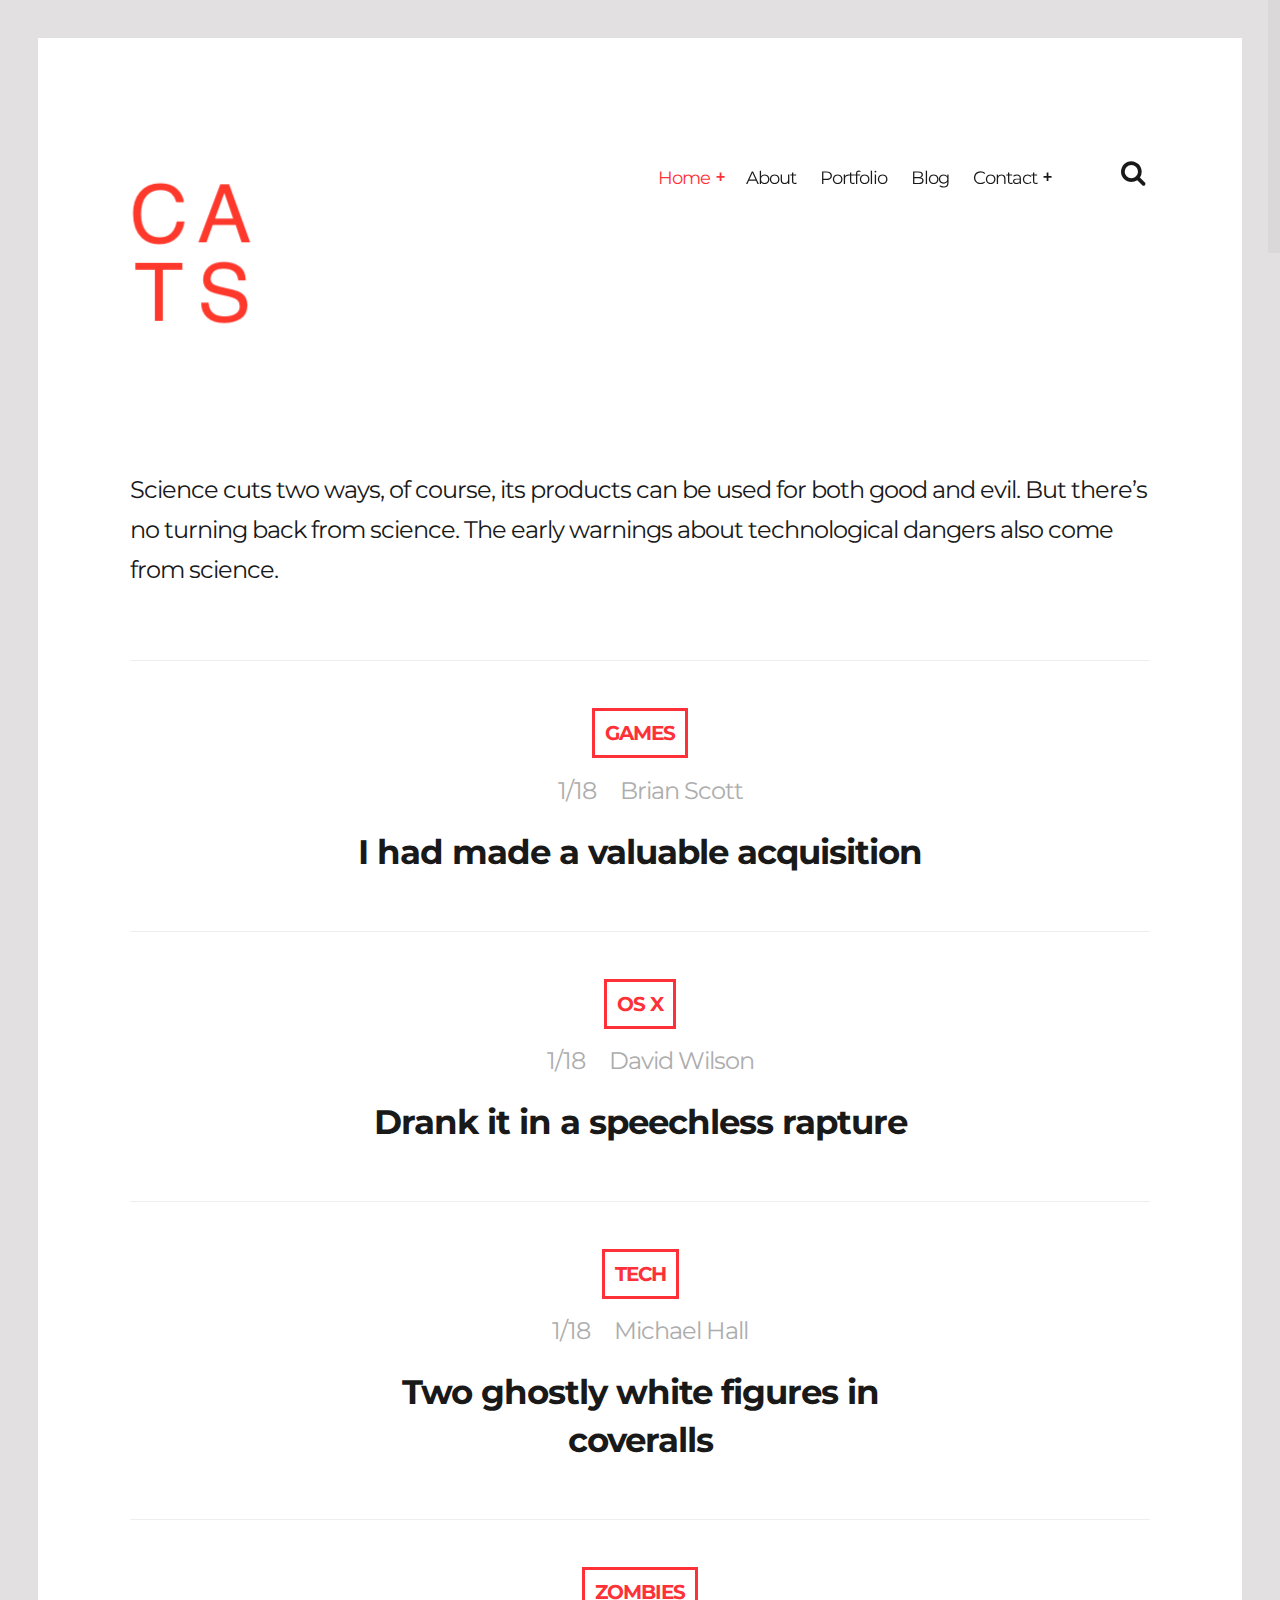
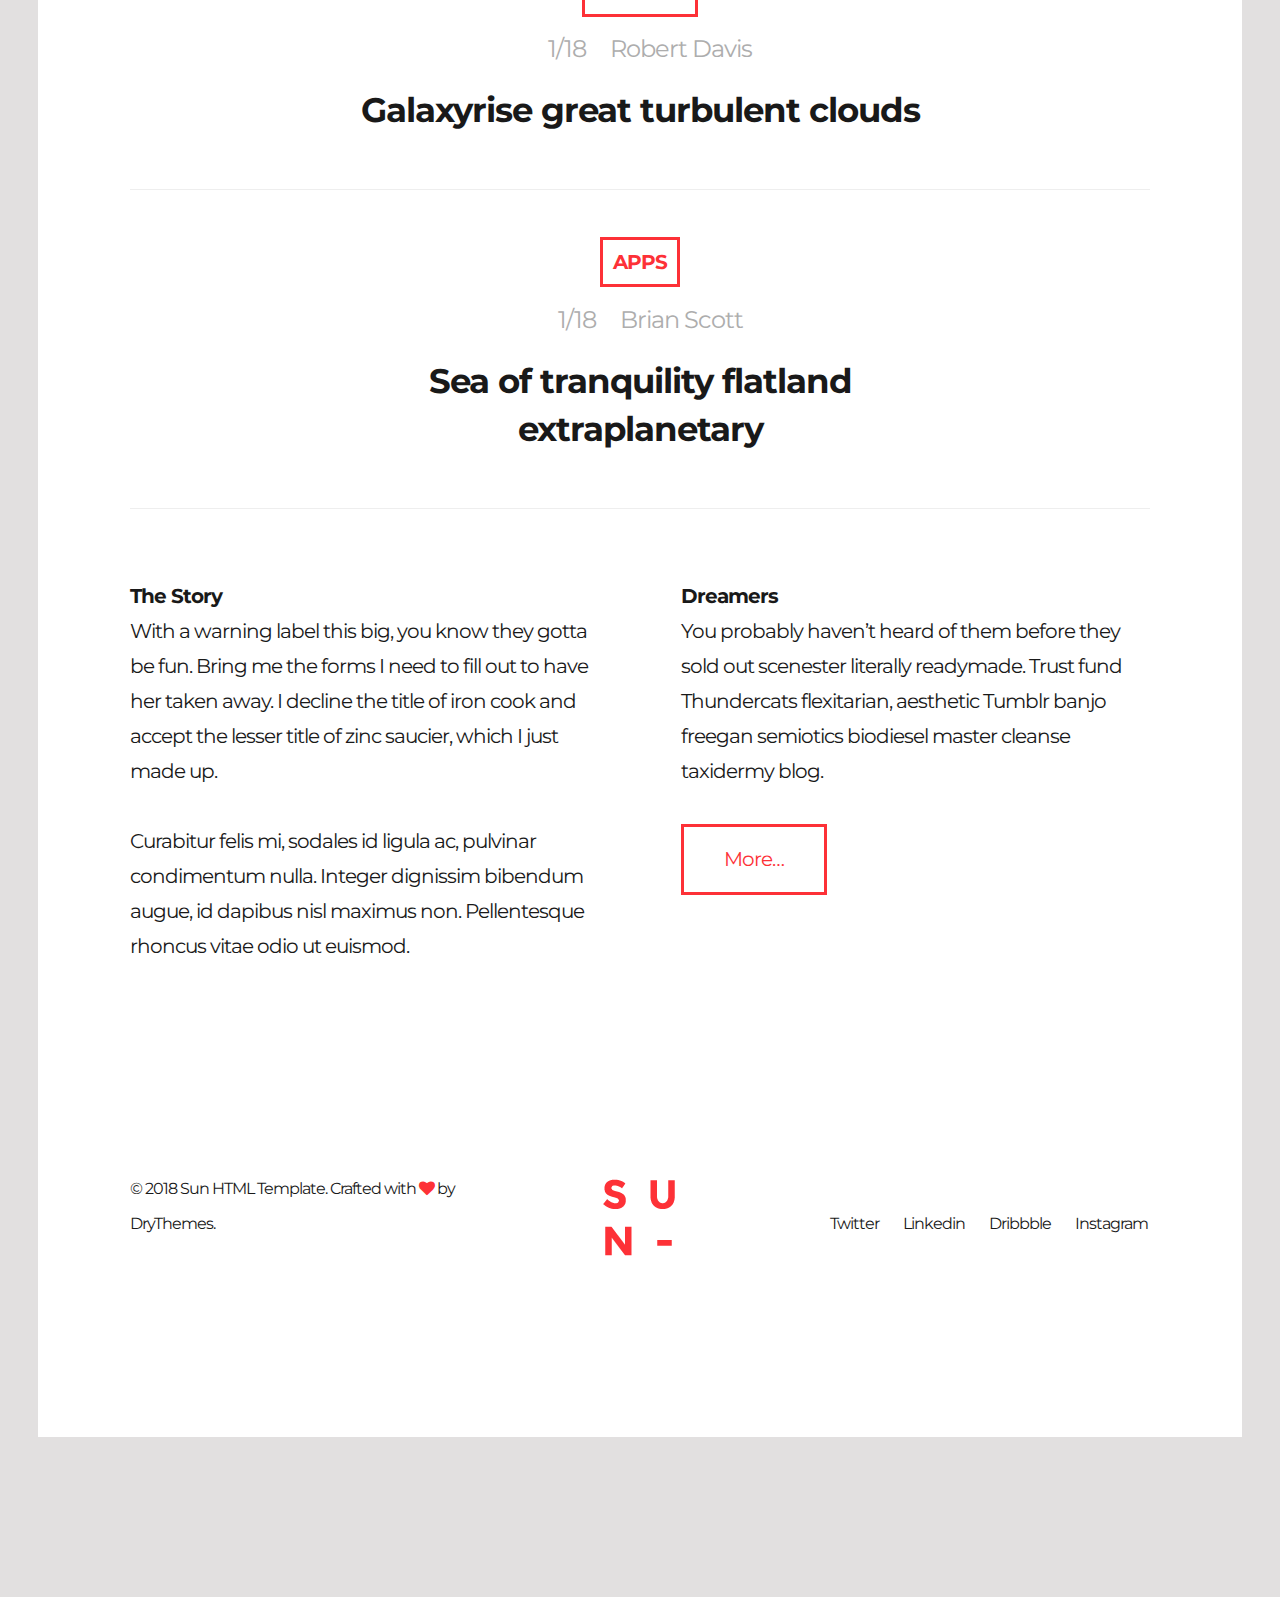
<file: index-blog.html>
<!DOCTYPE HTML>
<html lang="en-US">
    <head>
        <title>Sun - Html Responsive Template</title>
        <meta http-equiv="Content-Type" content="text/html; charset=UTF-8">
        <meta name="description" content="Template by Dry Themes" />
        <meta name="keywords" content="HTML, CSS, JavaScript, PHP" />
        <meta name="author" content="DryThemes" />
        <meta name="viewport" content="width=device-width, initial-scale=1, maximum-scale=1">

        <link rel="shortcut icon" href="images/favicon.png" />    
        <link href='http://fonts.googleapis.com/css?family=Montserrat:400,700%7CPT+Serif:400,700' rel='stylesheet' type='text/css'>	
        <link rel="stylesheet" type="text/css"  href='css/clear.css' />
        <link rel="stylesheet" type="text/css"  href='css/common.css' />
        <link rel="stylesheet" type="text/css"  href='css/font-awesome.min.css' />
        <link rel="stylesheet" type="text/css"  href='css/carouFredSel.css' />
        <link rel="stylesheet" type="text/css"  href='css/prettyPhoto.css' />        
        <link rel="stylesheet" type="text/css"  href='css/sm-clean.css' />        
        <link rel="stylesheet" type="text/css"  href='style.css' />

        <!--[if lt IE 9]>
                <script src="js/html5shiv.js"></script>                
                <script src="js/respond.min.js"></script>                
        <![endif]-->

    </head>
    <body class="page">

        <table class="doc-loader">
            <tbody>
                <tr>
                    <td>
                        <img src="images/ajax-document-loader.gif" alt="Loading...">                    
                    </td>
                </tr>
            </tbody>
        </table>   

        <div class="header-search">
            <div class="content-1330 center-relative">
                <form class="search-form">
                    <label>		
                        <input type="search" class="search-field" placeholder="Search ..." value="" name="s" title="Search for:">                        
                    </label>    
                </form>               
            </div>
        </div>


        <div class="body-wrapper">           
            <div class="content-1330 header-holder center-relative">
                <div class="header-logo left">

                    <h1 class="site-title">
                        <a href="index.html">
                            <img src="images/sunDefaultLogo.png" alt="Sun-">
                        </a>               
                    </h1>

                </div>

                <div class="header-menu right">
                    <nav id="header-main-menu" class="left">
                        <ul class="main-menu sm sm-clean">
                            <li>
                                <a href="index.html">Home</a>
                                <ul class="sub-menu">
                                    <li>
                                        <a href="index-image.html">Home & Image</a>
                                    </li>
                                    <li>
                                        <a href="index-slider.html">Home & Slider</a>
                                    </li>
                                    <li>
                                        <a href="index-blog.html">Home & Blog</a>
                                    </li>
                                    <li>
                                        <a href="index-video.html">Home & Video</a>
                                    </li>
                                </ul>
                            </li>
                            <li>
                                <a href="about.html">About</a>
                            </li>
                            <li>
                                <a href="portfolio.html">Portfolio</a>
                            </li>
                            <li>
                                <a href="blog.html">Blog</a>
                            </li>        
                            <li>
                                <a href="contact.html">Contact</a>
                                <ul class="sub-menu">
                                    <li>
                                        <a href="contact-map.html">Contact & Map</a>
                                    </li>                                    
                                </ul>
                            </li>
                        </ul>
                    </nav>
                    <div class="toggle-holder relative right">
                        <div id="toggle">
                            <i class="fa fa-search"></i>                      
                        </div>
                    </div>
                    <div class="clear"></div>							
                </div>
                <div class="clear"></div>
            </div>

            <div id="content" class="site-content">
                <article>
                    <div class="content-1330 center-relative">
                        <div class="page-desc">
                            Science cuts two ways, of course, its products can be used for both good and evil. But there’s no turning back from science. The early warnings about technological dangers also come from science.
                        </div>
                        <div class="clear"></div>
                        <p>&nbsp;</p>
                        <p>&nbsp;</p>
                        <div class="blog-holder block center-relative content-1330">

                            <div class="post-border center-relative block"></div>

                            <article class="relative blog-item-holder center-relative">
                                <div class="cat-links">
                                    <ul>
                                        <li>
                                            <a href="#">GAMES</a>
                                        </li>
                                    </ul>
                                </div>
                                <div class="entry-date published">1/18</div>
                                <div class="author vcard">Brian Scott</div>
                                <h2 class="entry-title">
                                    <a href="single.html">I had made a valuable acquisition</a>
                                </h2>
                                <div class="clear"></div>
                            </article>

                            <div class="post-border center-relative block"></div>

                            <article class="relative blog-item-holder center-relative">
                                <div class="cat-links">
                                    <ul>
                                        <li>
                                            <a href="#">OS X</a>
                                        </li>
                                    </ul>
                                </div>
                                <div class="entry-date published">1/18</div>
                                <div class="author vcard">David Wilson</div>
                                <h2 class="entry-title">
                                    <a href="single.html">Drank it in a speechless rapture</a>
                                </h2>
                                <div class="clear"></div>
                            </article>

                            <div class="post-border center-relative block"></div>

                            <article class="relative blog-item-holder center-relative">
                                <div class="cat-links">
                                    <ul>
                                        <li>
                                            <a href="#">TECH</a>
                                        </li>
                                    </ul>
                                </div>
                                <div class="entry-date published">1/18</div>
                                <div class="author vcard">Michael Hall</div>
                                <h2 class="entry-title">
                                    <a href="single.html">Two ghostly white figures in coveralls</a>
                                </h2>
                                <div class="clear"></div>
                            </article>

                            <div class="post-border center-relative block"></div>

                            <article class="relative blog-item-holder center-relative">
                                <div class="cat-links">
                                    <ul>
                                        <li>
                                            <a href="#">ZOMBIES</a>
                                        </li>
                                    </ul>
                                </div>
                                <div class="entry-date published">1/18</div>
                                <div class="author vcard">Robert Davis</div>
                                <h2 class="entry-title">
                                    <a href="single.html">Galaxyrise great turbulent clouds</a>
                                </h2>
                                <div class="clear"></div>
                            </article>

                            <div class="post-border center-relative block"></div>

                            <article class="relative blog-item-holder center-relative">
                                <div class="cat-links">
                                    <ul>
                                        <li>
                                            <a href="#">APPS</a>
                                        </li>
                                    </ul>
                                </div>
                                <div class="entry-date published">1/18</div>
                                <div class="author vcard">Brian Scott</div>
                                <h2 class="entry-title">
                                    <a href="single.html">Sea of tranquility flatland extraplanetary</a>
                                </h2>
                                <div class="clear"></div>
                            </article>

                            <div class="post-border center-relative block"></div>

                        </div>

                        <p>&nbsp;</p>
                        <p>&nbsp;</p>
                        <div class="one_half">
                            <strong>The Story</strong>
                            <br>
                            With a warning label this big, you know they gotta be fun. Bring me the forms I need to fill out to have her taken away. I decline the title of iron cook and accept the lesser title of zinc
                            saucier, which I just made up.
                            <p>&nbsp;</p>
                            <p>
                                Curabitur felis mi, sodales id ligula ac, pulvinar condimentum nulla. Integer dignissim bibendum augue, id dapibus nisl maximus non. Pellentesque rhoncus vitae odio ut euismod.
                            </p>
                        </div>
                        <div class="one_half last">
                            <strong>Dreamers</strong>
                            <br>
                            You probably haven’t heard of them before they sold out scenester literally readymade. Trust fund Thundercats flexitarian, aesthetic Tumblr banjo freegan semiotics biodiesel master cleanse taxidermy blog.
                            <p>&nbsp;</p>
                            <div class="text-left">
                                <a href="blog.html" target="_self" class="button">More…</a>
                            </div>
                        </div>
                        <div class="clear"></div>
                    </div>
                </article>
            </div>

            <!--Footer-->

            <footer class="footer">
                <div class="content-1330 center-relative">			
                    <ul>
                        <li class="left-footer-content">
                            © 2018 Sun HTML Template. Crafted with <i class="fa fa-heart"></i> by <a href="http://drythemes.com">DryThemes</a>.            
                        </li>
                        <li class="center-footer-content">                
                            <a href="index.html">
                                <img src="images/sunDefaultLogoFooter.png" alt="Sun-">
                            </a>                
                        </li>
                        <li class="right-footer-contnet">
                            <a href="#">Twitter</a>
                            <a href="#">Linkedin</a>
                            <a href="#">Dribbble</a>
                            <a href="#">Instagram</a>            
                        </li>
                        <li class="left-footer-content mobile">
                            <!-- Link back to Colorlib can't be removed. Template is licensed under CC BY 3.0. -->
Copyright &copy;<script>document.write(new Date().getFullYear());</script> All rights reserved | This template is made with <i class="fa fa-heart-o" aria-hidden="true"></i> by <a href="https://colorlib.com" target="_blank">Colorlib</a>
<!-- Link back to Colorlib can't be removed. Template is licensed under CC BY 3.0. -->
                        </li>
                    </ul>
                </div>
            </footer>

            <!-- End .body-border -->
        </div>



        <!--Load JavaScript-->
        <script src="js/jquery.js"></script>			                                       
        <script src='js/jquery.fitvids.js'></script>
        <script src='js/jquery.smartmenus.min.js'></script>        
        <script src='js/imagesloaded.pkgd.js'></script>        
        <script src='js/isotope.pkgd.js'></script>        
        <script src='js/jquery.carouFredSel-6.0.0-packed.js'></script>
        <script src='js/jquery.mousewheel.min.js'></script>
        <script src='js/jquery.touchSwipe.min.js'></script>
        <script src='js/jquery.easing.1.3.js'></script>
        <script src='js/jquery.prettyPhoto.js'></script>        
        <script src='js/jquery.ba-throttle-debounce.min.js'></script>                
        <script src='js/jquery.nicescroll.min.js'></script>
        <script src='js/main.js'></script>
    </body>
</html>
</file>
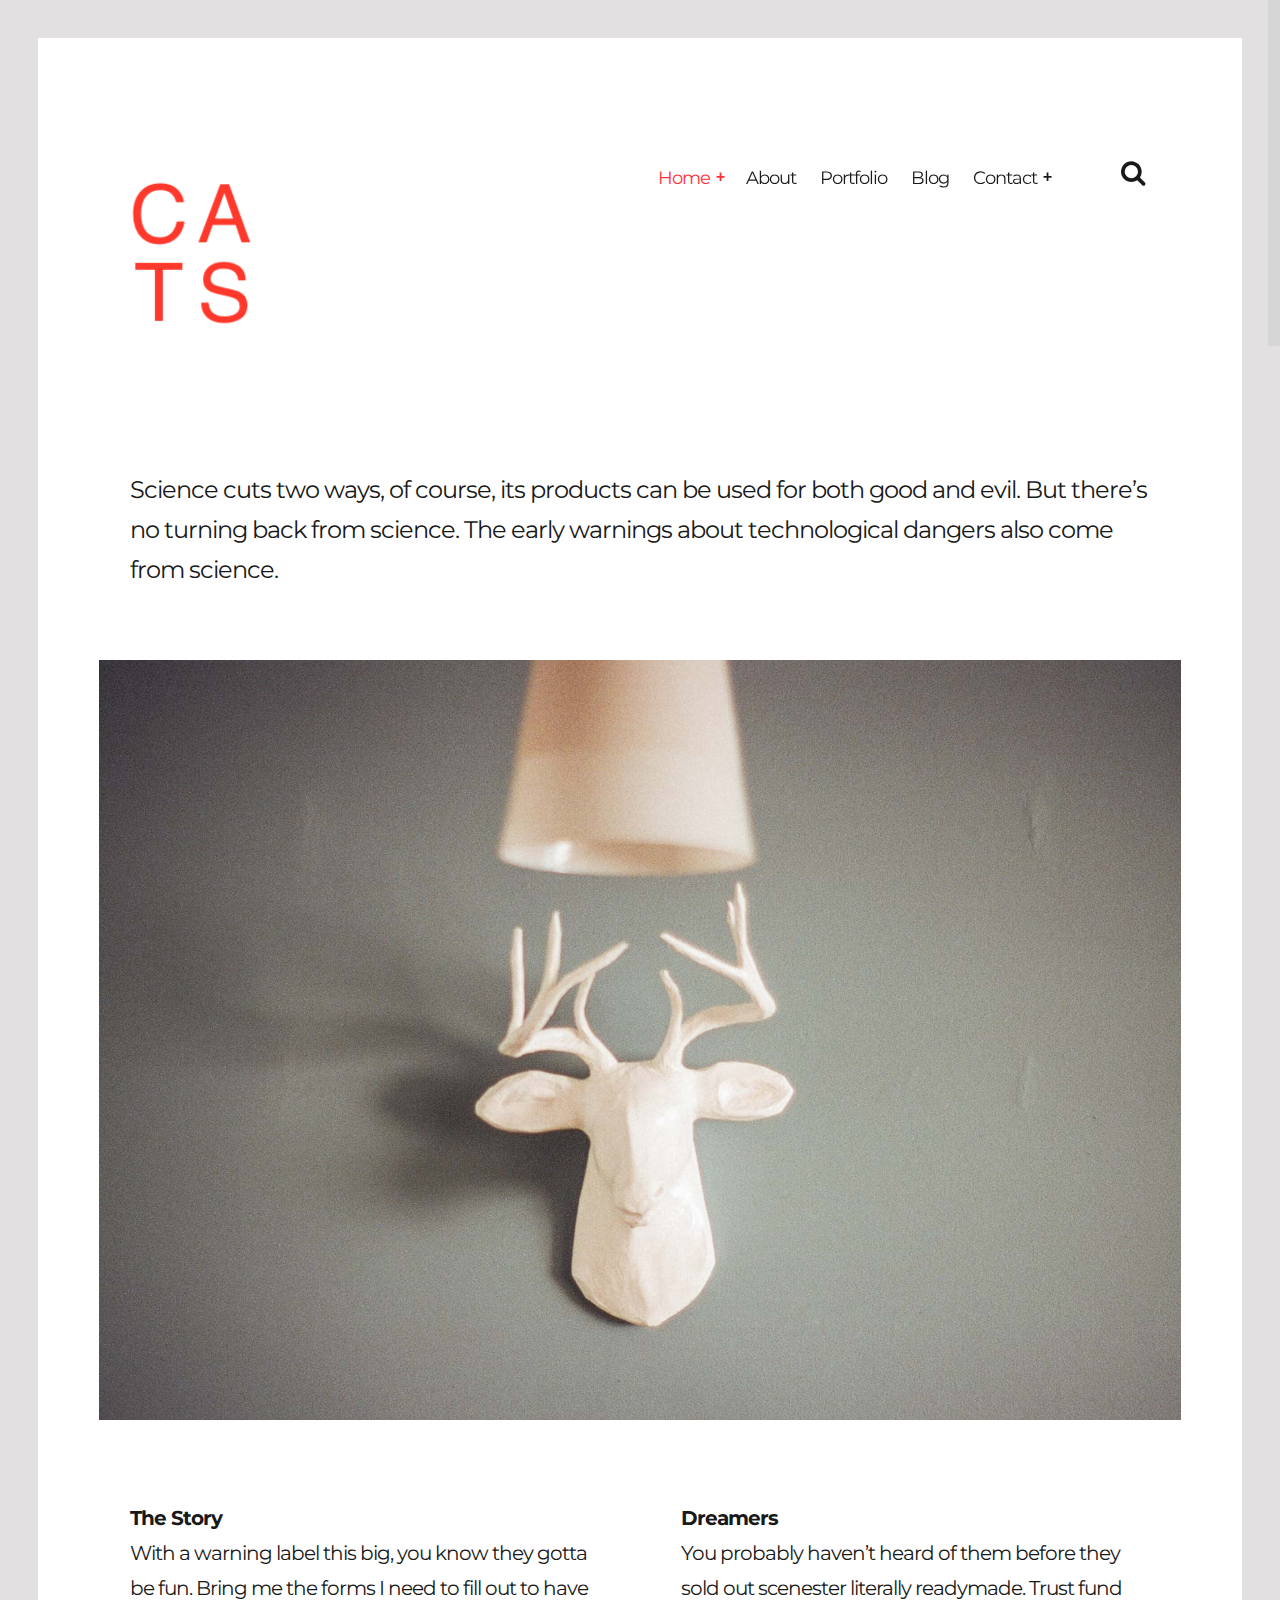
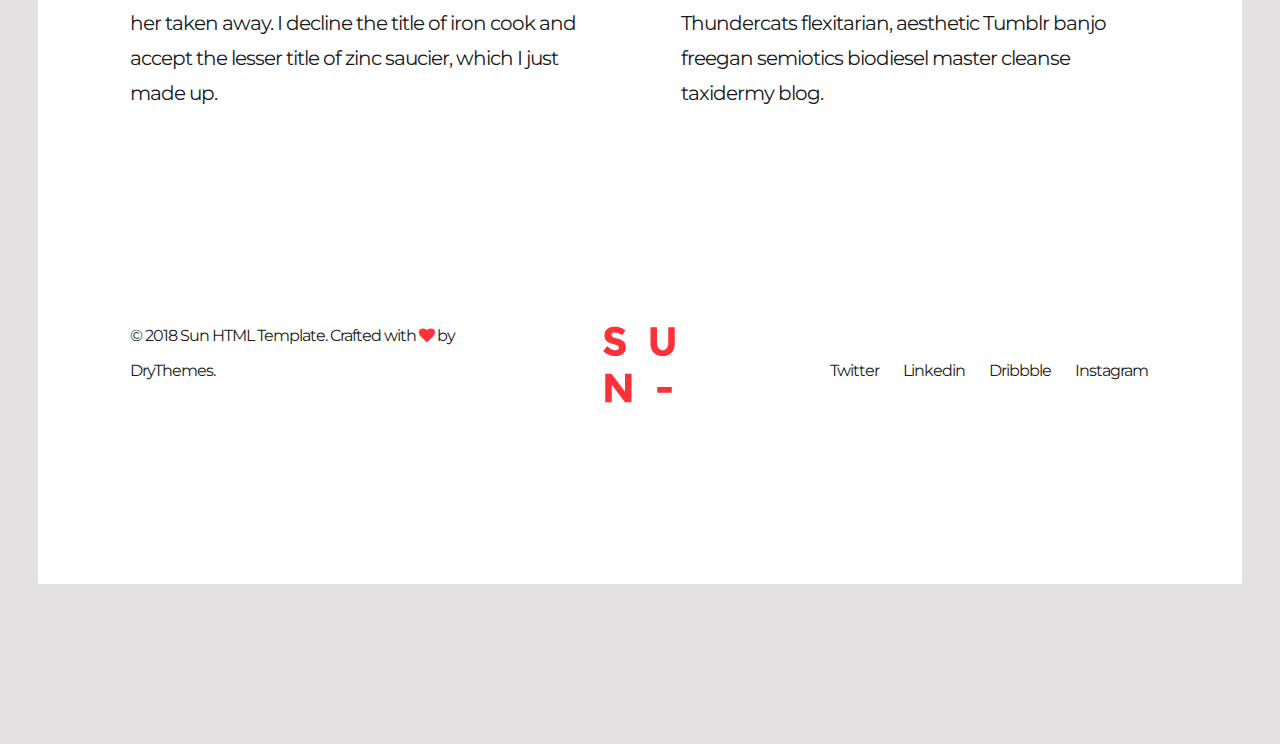
<file: index-image.html>
<!DOCTYPE HTML>
<html lang="en-US">
    <head>
        <title>Sun - Html Responsive Template</title>
        <meta http-equiv="Content-Type" content="text/html; charset=UTF-8">
        <meta name="description" content="Template by Dry Themes" />
        <meta name="keywords" content="HTML, CSS, JavaScript, PHP" />
        <meta name="author" content="DryThemes" />
        <meta name="viewport" content="width=device-width, initial-scale=1, maximum-scale=1">

        <link rel="shortcut icon" href="images/favicon.png" />    
        <link href='http://fonts.googleapis.com/css?family=Montserrat:400,700%7CPT+Serif:400,700' rel='stylesheet' type='text/css'>	
        <link rel="stylesheet" type="text/css"  href='css/clear.css' />
        <link rel="stylesheet" type="text/css"  href='css/common.css' />
        <link rel="stylesheet" type="text/css"  href='css/font-awesome.min.css' />
        <link rel="stylesheet" type="text/css"  href='css/carouFredSel.css' />
        <link rel="stylesheet" type="text/css"  href='css/prettyPhoto.css' />        
        <link rel="stylesheet" type="text/css"  href='css/sm-clean.css' />        
        <link rel="stylesheet" type="text/css"  href='style.css' />

        <!--[if lt IE 9]>
                <script src="js/html5shiv.js"></script>                
                <script src="js/respond.min.js"></script>                
        <![endif]-->

    </head>
    <body class="page">

        <table class="doc-loader">
            <tbody>
                <tr>
                    <td>
                        <img src="images/ajax-document-loader.gif" alt="Loading...">                    
                    </td>
                </tr>
            </tbody>
        </table>   

        <div class="header-search">
            <div class="content-1330 center-relative">
                <form class="search-form">
                    <label>		
                        <input type="search" class="search-field" placeholder="Search ..." value="" name="s" title="Search for:">                        
                    </label>    
                </form>               
            </div>
        </div>


        <div class="body-wrapper">           
            <div class="content-1330 header-holder center-relative">
                <div class="header-logo left">

                    <h1 class="site-title">
                        <a href="index.html">
                            <img src="images/sunDefaultLogo.png" alt="Sun-">
                        </a>               
                    </h1>

                </div>

                <div class="header-menu right">
                    <nav id="header-main-menu" class="left">
                        <ul class="main-menu sm sm-clean">
                            <li>
                                <a href="index.html">Home</a>
                                <ul class="sub-menu">
                                    <li>
                                        <a href="index-image.html">Home & Image</a>
                                    </li>
                                    <li>
                                        <a href="index-slider.html">Home & Slider</a>
                                    </li>
                                    <li>
                                        <a href="index-blog.html">Home & Blog</a>
                                    </li>
                                    <li>
                                        <a href="index-video.html">Home & Video</a>
                                    </li>
                                </ul>
                            </li>
                            <li>
                                <a href="about.html">About</a>
                            </li>
                            <li>
                                <a href="portfolio.html">Portfolio</a>
                            </li>
                            <li>
                                <a href="blog.html">Blog</a>
                            </li>        
                            <li>
                                <a href="contact.html">Contact</a>
                                <ul class="sub-menu">
                                    <li>
                                        <a href="contact-map.html">Contact & Map</a>
                                    </li>                                    
                                </ul>
                            </li>
                        </ul>
                    </nav>
                    <div class="toggle-holder relative right">
                        <div id="toggle">
                            <i class="fa fa-search"></i>                      
                        </div>
                    </div>
                    <div class="clear"></div>							
                </div>
                <div class="clear"></div>
            </div>

            <div id="content" class="site-content">
                <article>
                    <div class="content-1330 center-relative">
                        <div class="page-desc">
                            Science cuts two ways, of course, its products can be used for both good and evil. But there’s no turning back from science. The early warnings about technological dangers also come from science.
                        </div>
                        <div class="clear"></div>
                        <p>&nbsp;</p>
                        <p>&nbsp;</p>
                    </div>
                    
                    <div class="content-1530 center-relative block">
                        <img src="demo-images/home_img_01.jpg" alt="">
                    </div>
                    
                    <div class="content-1330 center-relative block">
                        <p>&nbsp;</p>
                        <p>&nbsp;</p>
                        <div class="one_half">
                            <strong>The Story</strong>
                            <br>
                            With a warning label this big, you know they gotta be fun. Bring me the forms I need to fill out to have her taken away. I decline the title of iron cook and accept the lesser title of zinc saucier, which I just made up.                            
                        </div>
                        <div class="one_half last">
                            <strong>Dreamers</strong>
                            <br>
                            You probably haven’t heard of them before they sold out scenester literally readymade. Trust fund Thundercats flexitarian, aesthetic Tumblr banjo freegan semiotics biodiesel master cleanse taxidermy blog.
                        </div>
                        <div class="clear"></div>
                    </div>
                </article>
            </div>

            <!--Footer-->

            <footer class="footer">
                <div class="content-1330 center-relative">			
                    <ul>
                        <li class="left-footer-content">
                            © 2018 Sun HTML Template. Crafted with <i class="fa fa-heart"></i> by <a href="http://drythemes.com">DryThemes</a>.            
                        </li>
                        <li class="center-footer-content">                
                            <a href="index.html">
                                <img src="images/sunDefaultLogoFooter.png" alt="Sun-">
                            </a>                
                        </li>
                        <li class="right-footer-contnet">
                            <a href="#">Twitter</a>
                            <a href="#">Linkedin</a>
                            <a href="#">Dribbble</a>
                            <a href="#">Instagram</a>            
                        </li>
                        <li class="left-footer-content mobile">
                            <!-- Link back to Colorlib can't be removed. Template is licensed under CC BY 3.0. -->
Copyright &copy;<script>document.write(new Date().getFullYear());</script> All rights reserved | This template is made with <i class="fa fa-heart-o" aria-hidden="true"></i> by <a href="https://colorlib.com" target="_blank">Colorlib</a>
<!-- Link back to Colorlib can't be removed. Template is licensed under CC BY 3.0. -->
                        </li>
                    </ul>
                </div>
            </footer>

            <!-- End .body-border -->
        </div>



        <!--Load JavaScript-->
        <script src="js/jquery.js"></script>			                                       
        <script src='js/jquery.fitvids.js'></script>
        <script src='js/jquery.smartmenus.min.js'></script>        
        <script src='js/imagesloaded.pkgd.js'></script>        
        <script src='js/isotope.pkgd.js'></script>        
        <script src='js/jquery.carouFredSel-6.0.0-packed.js'></script>
        <script src='js/jquery.mousewheel.min.js'></script>
        <script src='js/jquery.touchSwipe.min.js'></script>
        <script src='js/jquery.easing.1.3.js'></script>
        <script src='js/jquery.prettyPhoto.js'></script>        
        <script src='js/jquery.ba-throttle-debounce.min.js'></script>                
        <script src='js/jquery.nicescroll.min.js'></script>
        <script src='js/main.js'></script>
    </body>
</html>
</file>
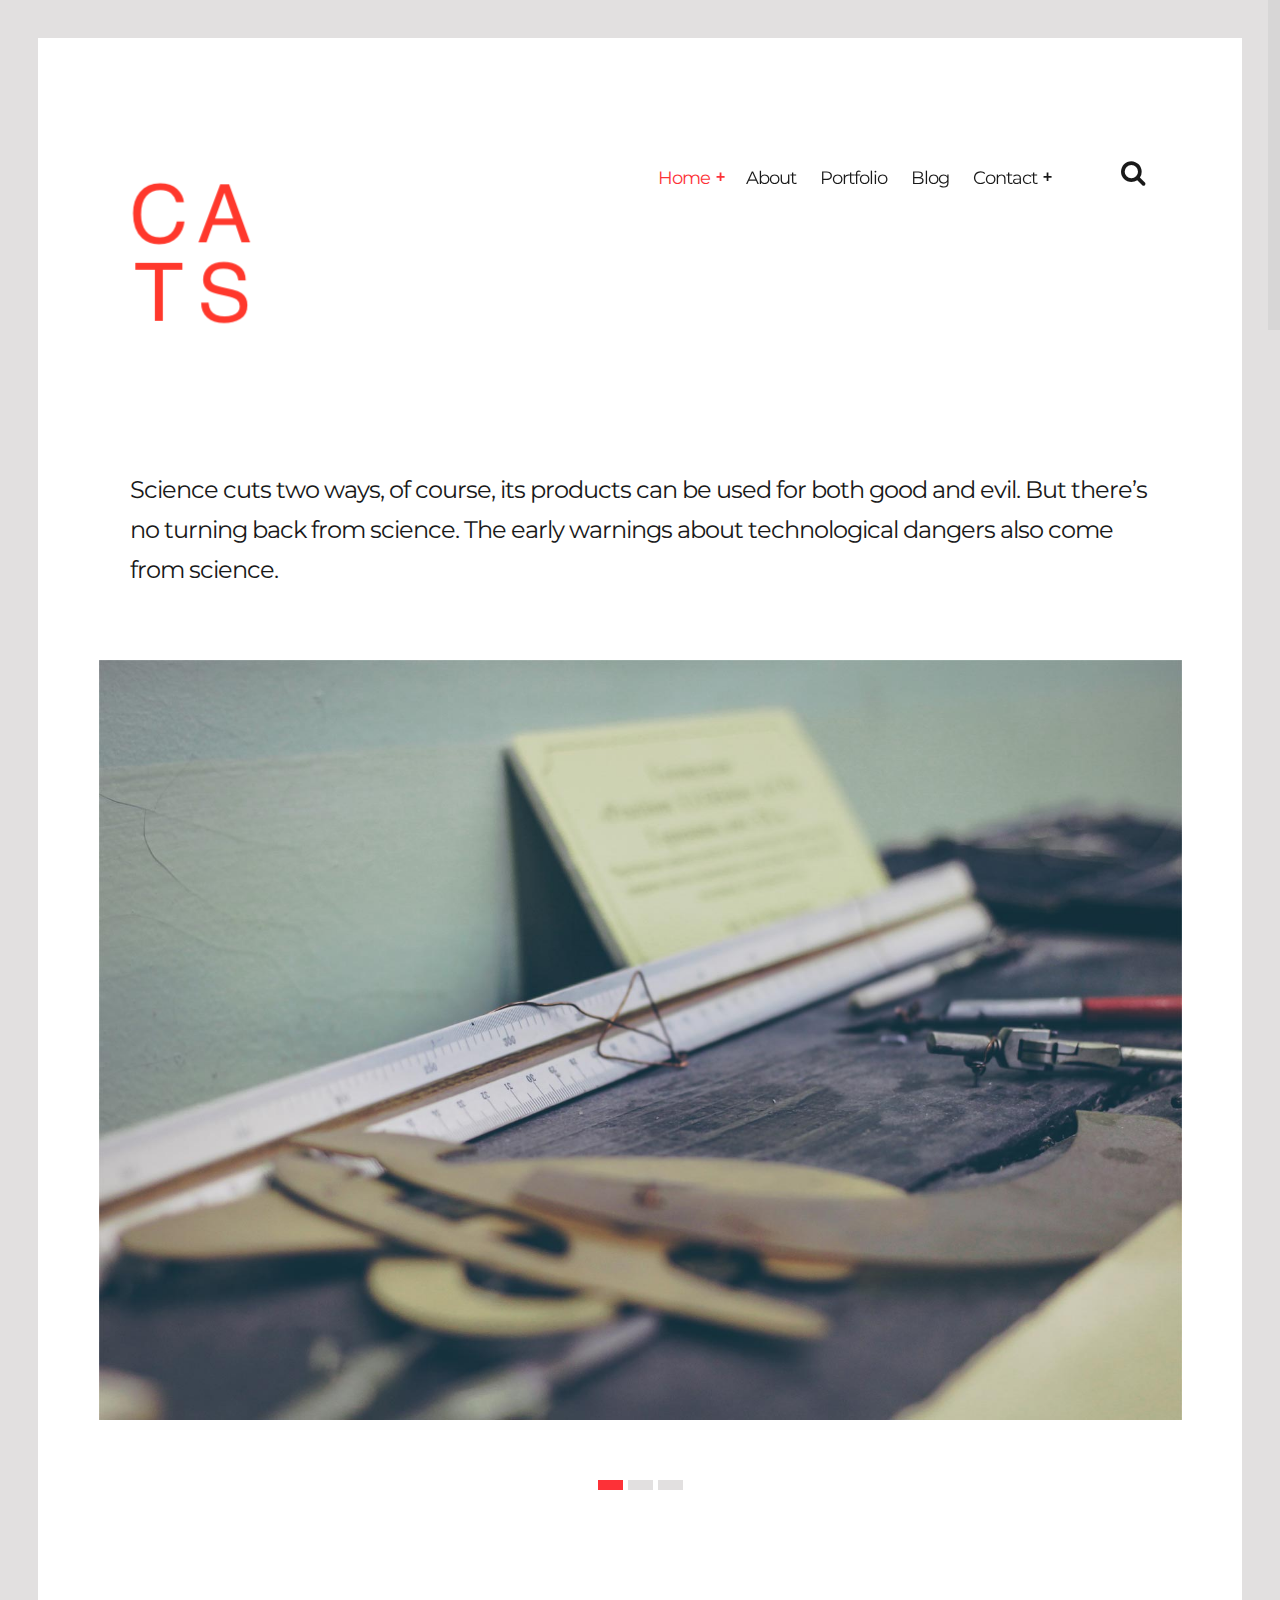
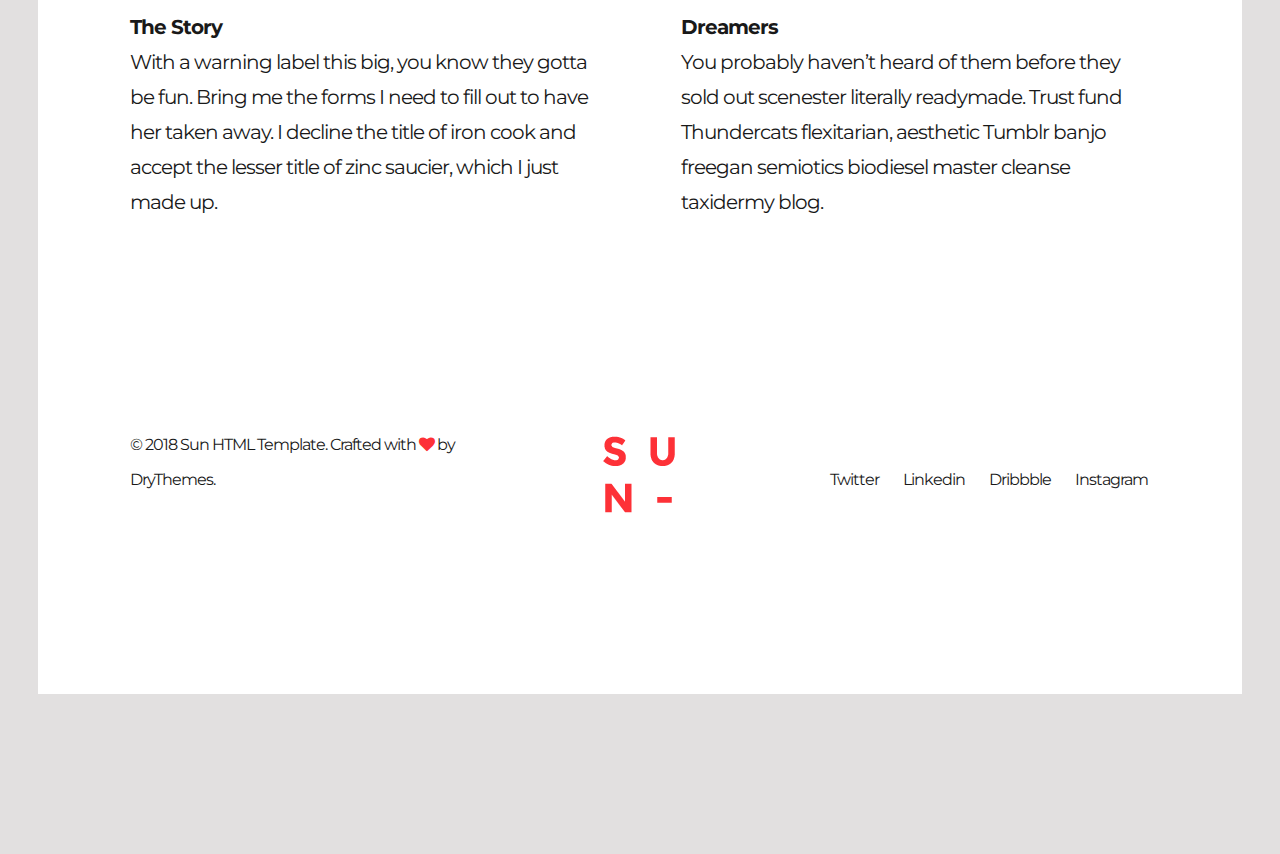
<file: index-slider.html>
<!DOCTYPE HTML>
<html lang="en-US">
    <head>
        <title>Sun - Html Responsive Template</title>
        <meta http-equiv="Content-Type" content="text/html; charset=UTF-8">
        <meta name="description" content="Template by Dry Themes" />
        <meta name="keywords" content="HTML, CSS, JavaScript, PHP" />
        <meta name="author" content="DryThemes" />
        <meta name="viewport" content="width=device-width, initial-scale=1, maximum-scale=1">

        <link rel="shortcut icon" href="images/favicon.png" />    
        <link href='http://fonts.googleapis.com/css?family=Montserrat:400,700%7CPT+Serif:400,700' rel='stylesheet' type='text/css'>	
        <link rel="stylesheet" type="text/css"  href='css/clear.css' />
        <link rel="stylesheet" type="text/css"  href='css/common.css' />
        <link rel="stylesheet" type="text/css"  href='css/font-awesome.min.css' />
        <link rel="stylesheet" type="text/css"  href='css/carouFredSel.css' />
        <link rel="stylesheet" type="text/css"  href='css/prettyPhoto.css' />        
        <link rel="stylesheet" type="text/css"  href='css/sm-clean.css' />        
        <link rel="stylesheet" type="text/css"  href='style.css' />

        <!--[if lt IE 9]>
                <script src="js/html5shiv.js"></script>                
                <script src="js/respond.min.js"></script>                
        <![endif]-->

    </head>
    <body class="page">

        <table class="doc-loader">
            <tbody>
                <tr>
                    <td>
                        <img src="images/ajax-document-loader.gif" alt="Loading...">                    
                    </td>
                </tr>
            </tbody>
        </table>   

        <div class="header-search">
            <div class="content-1330 center-relative">
                <form class="search-form">
                    <label>		
                        <input type="search" class="search-field" placeholder="Search ..." value="" name="s" title="Search for:">                        
                    </label>    
                </form>               
            </div>
        </div>


        <div class="body-wrapper">           
            <div class="content-1330 header-holder center-relative">
                <div class="header-logo left">

                    <h1 class="site-title">
                        <a href="index.html">
                            <img src="images/sunDefaultLogo.png" alt="Sun-">
                        </a>               
                    </h1>

                </div>

                <div class="header-menu right">
                    <nav id="header-main-menu" class="left">
                        <ul class="main-menu sm sm-clean">
                            <li>
                                <a href="index.html">Home</a>
                                <ul class="sub-menu">
                                    <li>
                                        <a href="index-image.html">Home & Image</a>
                                    </li>
                                    <li>
                                        <a href="index-slider.html">Home & Slider</a>
                                    </li>
                                    <li>
                                        <a href="index-blog.html">Home & Blog</a>
                                    </li>
                                    <li>
                                        <a href="index-video.html">Home & Video</a>
                                    </li>
                                </ul>
                            </li>
                            <li>
                                <a href="about.html">About</a>
                            </li>
                            <li>
                                <a href="portfolio.html">Portfolio</a>
                            </li>
                            <li>
                                <a href="blog.html">Blog</a>
                            </li>        
                            <li>
                                <a href="contact.html">Contact</a>
                                <ul class="sub-menu">
                                    <li>
                                        <a href="contact-map.html">Contact & Map</a>
                                    </li>                                    
                                </ul>
                            </li>
                        </ul>
                    </nav>
                    <div class="toggle-holder relative right">
                        <div id="toggle">
                            <i class="fa fa-search"></i>                      
                        </div>
                    </div>
                    <div class="clear"></div>							
                </div>
                <div class="clear"></div>
            </div>

            <div id="content" class="site-content">
                <article>
                    <div class="content-1330 center-relative">
                        <div class="page-desc">
                            Science cuts two ways, of course, its products can be used for both good and evil. But there’s no turning back from science. The early warnings about technological dangers also come from science.
                        </div>
                        <div class="clear"></div>
                        <p>&nbsp;</p>
                        <p>&nbsp;</p>
                    </div>

                    <div class="content-1530 center-relative block">
                        <script>
                            var slider1_speed = "500";
                            var slider1_auto = "true";
                            var slider1_pagination = "true";
                            var slider1_hover = "true";
                        </script>
                        <div class="image-slider-wrapper">
                            <ul id="slider1" class="image-slider slides center-text">
                                <li>
                                    <img src="demo-images/home_img_02.jpg" alt="">
                                </li>
                                <li>
                                    <img src="demo-images/home_img_03.jpg" alt="">
                                </li>
                                <li>
                                    <img src="demo-images/home_img_01.jpg" alt="">
                                </li>
                            </ul>                        
                            <div class="slider1_pagination carousel_pagination left"></div>
                        </div>
                        <div class="clear"></div>                                                
                    </div>

                    <div class="content-1330 center-relative block">
                        <p>&nbsp;</p>
                        <p>&nbsp;</p>
                        <div class="one_half">
                            <strong>The Story</strong>
                            <br>
                            With a warning label this big, you know they gotta be fun. Bring me the forms I need to fill out to have her taken away. I decline the title of iron cook and accept the lesser title of zinc saucier, which I just made up.                            
                        </div>
                        <div class="one_half last">
                            <strong>Dreamers</strong>
                            <br>
                            You probably haven’t heard of them before they sold out scenester literally readymade. Trust fund Thundercats flexitarian, aesthetic Tumblr banjo freegan semiotics biodiesel master cleanse taxidermy blog.
                        </div>
                        <div class="clear"></div>
                    </div>
                </article>
            </div>

            <!--Footer-->

            <footer class="footer">
                <div class="content-1330 center-relative">			
                    <ul>
                        <li class="left-footer-content">
                            © 2018 Sun HTML Template. Crafted with <i class="fa fa-heart"></i> by <a href="http://drythemes.com">DryThemes</a>.            
                        </li>
                        <li class="center-footer-content">                
                            <a href="index.html">
                                <img src="images/sunDefaultLogoFooter.png" alt="Sun-">
                            </a>                
                        </li>
                        <li class="right-footer-contnet">
                            <a href="#">Twitter</a>
                            <a href="#">Linkedin</a>
                            <a href="#">Dribbble</a>
                            <a href="#">Instagram</a>            
                        </li>
                        <li class="left-footer-content mobile">
                            <!-- Link back to Colorlib can't be removed. Template is licensed under CC BY 3.0. -->
Copyright &copy;<script>document.write(new Date().getFullYear());</script> All rights reserved | This template is made with <i class="fa fa-heart-o" aria-hidden="true"></i> by <a href="https://colorlib.com" target="_blank">Colorlib</a>
<!-- Link back to Colorlib can't be removed. Template is licensed under CC BY 3.0. -->
                        </li>
                    </ul>
                </div>
            </footer>

            <!-- End .body-border -->
        </div>



        <!--Load JavaScript-->
        <script src="js/jquery.js"></script>			                                       
        <script src='js/jquery.fitvids.js'></script>
        <script src='js/jquery.smartmenus.min.js'></script>        
        <script src='js/imagesloaded.pkgd.js'></script>        
        <script src='js/isotope.pkgd.js'></script>        
        <script src='js/jquery.carouFredSel-6.0.0-packed.js'></script>
        <script src='js/jquery.mousewheel.min.js'></script>
        <script src='js/jquery.touchSwipe.min.js'></script>
        <script src='js/jquery.easing.1.3.js'></script>
        <script src='js/jquery.prettyPhoto.js'></script>        
        <script src='js/jquery.ba-throttle-debounce.min.js'></script>                
        <script src='js/jquery.nicescroll.min.js'></script>
        <script src='js/main.js'></script>
    </body>
</html>
</file>
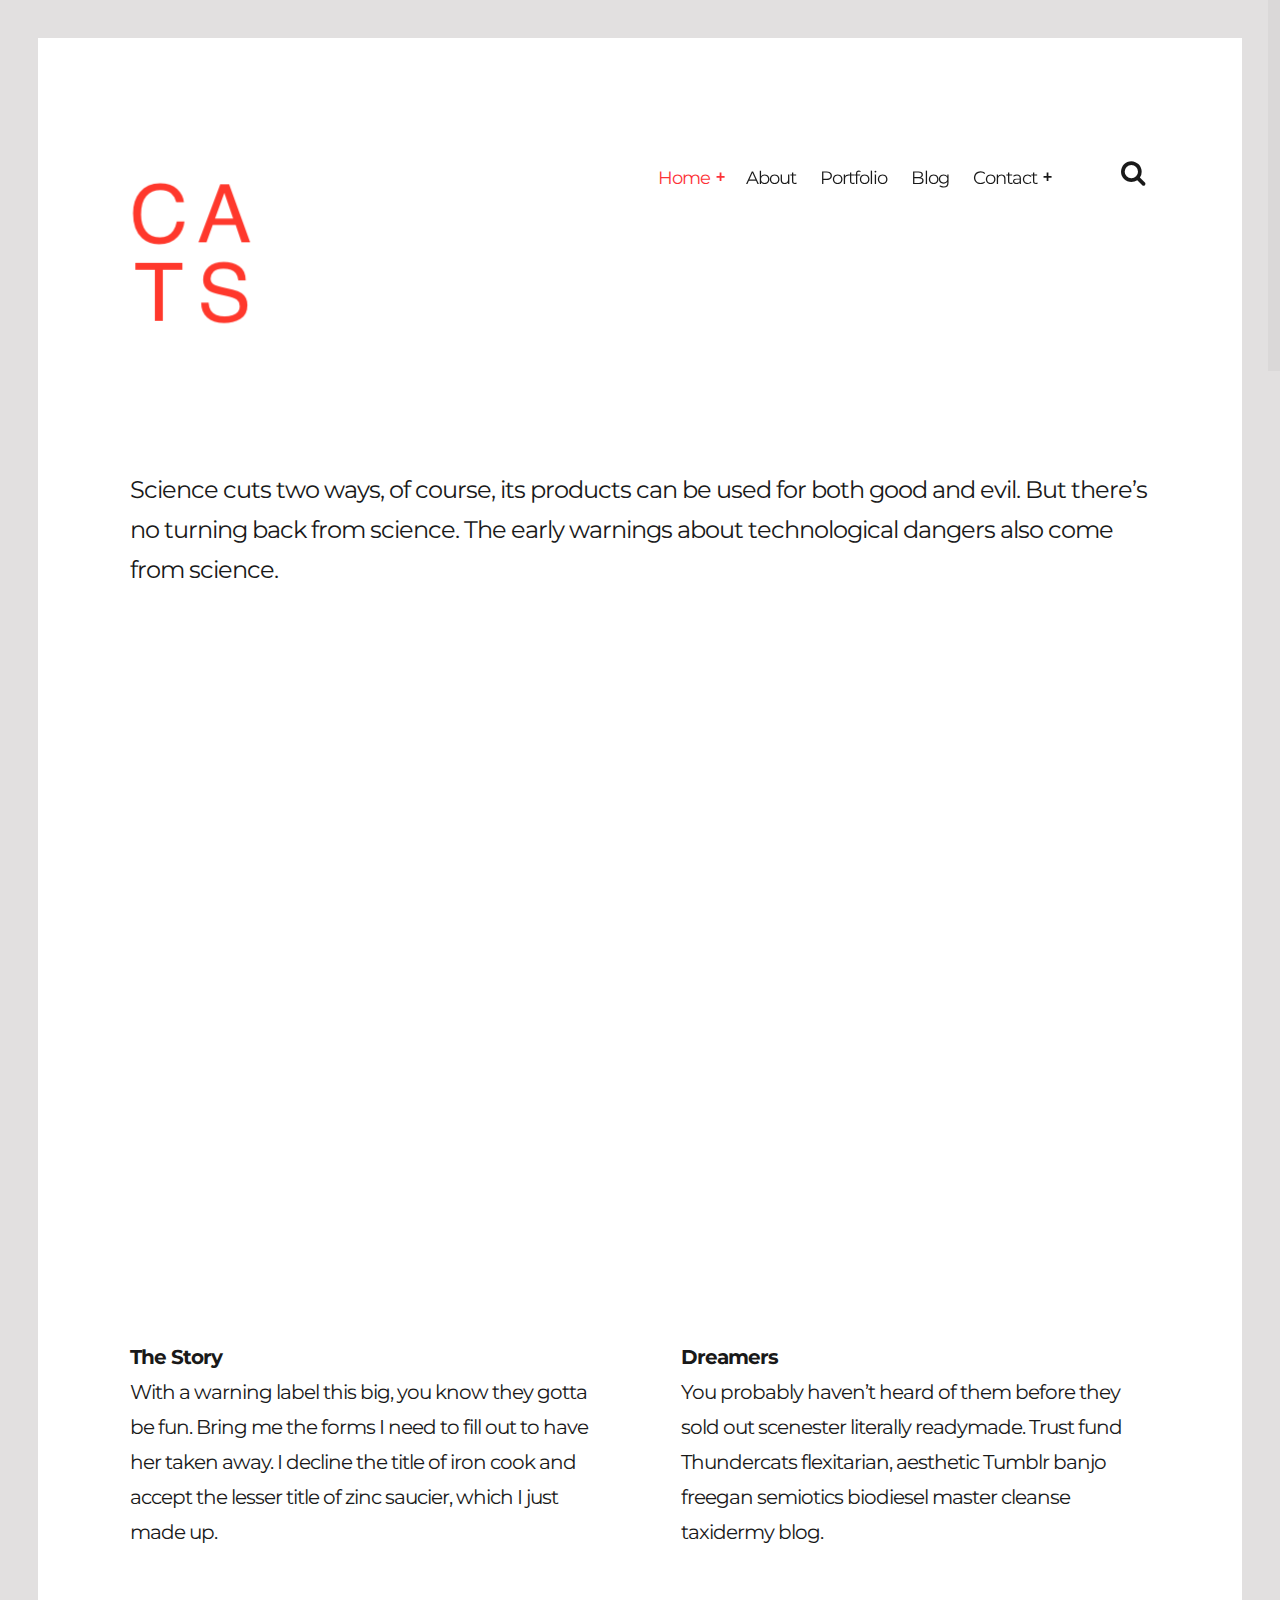
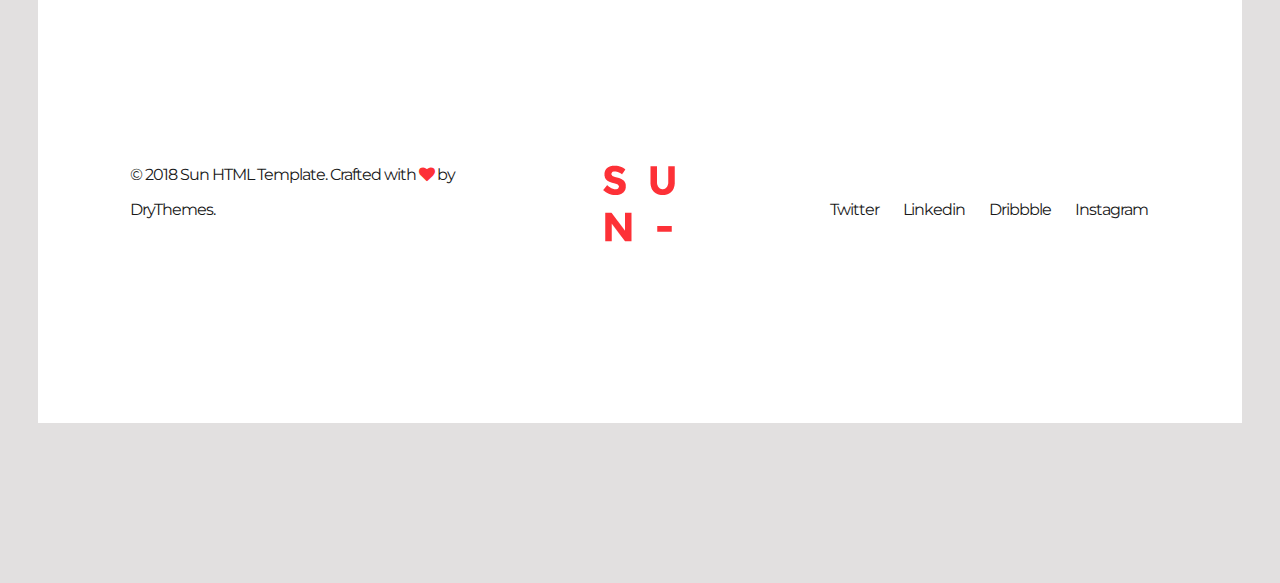
<file: index-video.html>
<!DOCTYPE HTML>
<html lang="en-US">
    <head>
        <title>Sun - Html Responsive Template</title>
        <meta http-equiv="Content-Type" content="text/html; charset=UTF-8">
        <meta name="description" content="Template by Dry Themes" />
        <meta name="keywords" content="HTML, CSS, JavaScript, PHP" />
        <meta name="author" content="DryThemes" />
        <meta name="viewport" content="width=device-width, initial-scale=1, maximum-scale=1">

        <link rel="shortcut icon" href="images/favicon.png" />    
        <link href='http://fonts.googleapis.com/css?family=Montserrat:400,700%7CPT+Serif:400,700' rel='stylesheet' type='text/css'>	
        <link rel="stylesheet" type="text/css"  href='css/clear.css' />
        <link rel="stylesheet" type="text/css"  href='css/common.css' />
        <link rel="stylesheet" type="text/css"  href='css/font-awesome.min.css' />
        <link rel="stylesheet" type="text/css"  href='css/carouFredSel.css' />
        <link rel="stylesheet" type="text/css"  href='css/prettyPhoto.css' />        
        <link rel="stylesheet" type="text/css"  href='css/sm-clean.css' />        
        <link rel="stylesheet" type="text/css"  href='style.css' />

        <!--[if lt IE 9]>
                <script src="js/html5shiv.js"></script>                
                <script src="js/respond.min.js"></script>                
        <![endif]-->

    </head>
    <body class="page">

        <table class="doc-loader">
            <tbody>
                <tr>
                    <td>
                        <img src="images/ajax-document-loader.gif" alt="Loading...">                    
                    </td>
                </tr>
            </tbody>
        </table>   

        <div class="header-search">
            <div class="content-1330 center-relative">
                <form class="search-form">
                    <label>		
                        <input type="search" class="search-field" placeholder="Search ..." value="" name="s" title="Search for:">                        
                    </label>    
                </form>               
            </div>
        </div>


        <div class="body-wrapper">           
            <div class="content-1330 header-holder center-relative">
                <div class="header-logo left">

                    <h1 class="site-title">
                        <a href="index.html">
                            <img src="images/sunDefaultLogo.png" alt="Sun-">
                        </a>               
                    </h1>

                </div>

                <div class="header-menu right">
                    <nav id="header-main-menu" class="left">
                        <ul class="main-menu sm sm-clean">
                            <li>
                                <a href="index.html">Home</a>
                                <ul class="sub-menu">
                                    <li>
                                        <a href="index-image.html">Home & Image</a>
                                    </li>
                                    <li>
                                        <a href="index-slider.html">Home & Slider</a>
                                    </li>
                                    <li>
                                        <a href="index-blog.html">Home & Blog</a>
                                    </li>
                                    <li>
                                        <a href="index-video.html">Home & Video</a>
                                    </li>
                                </ul>
                            </li>
                            <li>
                                <a href="about.html">About</a>
                            </li>
                            <li>
                                <a href="portfolio.html">Portfolio</a>
                            </li>
                            <li>
                                <a href="blog.html">Blog</a>
                            </li>        
                            <li>
                                <a href="contact.html">Contact</a>
                                <ul class="sub-menu">
                                    <li>
                                        <a href="contact-map.html">Contact & Map</a>
                                    </li>                                    
                                </ul>
                            </li>
                        </ul>
                    </nav>
                    <div class="toggle-holder relative right">
                        <div id="toggle">
                            <i class="fa fa-search"></i>                      
                        </div>
                    </div>
                    <div class="clear"></div>							
                </div>
                <div class="clear"></div>
            </div>

            <div id="content" class="site-content">
                <article>
                    <div class="content-1330 center-relative">
                        <div class="page-desc">
                            Science cuts two ways, of course, its products can be used for both good and evil. But there’s no turning back from science. The early warnings about technological dangers also come from science.
                        </div>
                        <div class="clear"></div>
                        <p>&nbsp;</p>
                        <p>&nbsp;</p>
                    </div>

                    <div class="content-1530 center-relative block">
                        <iframe src="https://player.vimeo.com/video/150685211" width="640" height="360" allowfullscreen="allowfullscreen"></iframe>
                    </div>

                    <div class="content-1330 center-relative block">
                        <p>&nbsp;</p>
                        <p>&nbsp;</p>
                        <div class="one_half">
                            <strong>The Story</strong>
                            <br>
                            With a warning label this big, you know they gotta be fun. Bring me the forms I need to fill out to have her taken away. I decline the title of iron cook and accept the lesser title of zinc saucier, which I just made up.                            
                        </div>
                        <div class="one_half last">
                            <strong>Dreamers</strong>
                            <br>
                            You probably haven’t heard of them before they sold out scenester literally readymade. Trust fund Thundercats flexitarian, aesthetic Tumblr banjo freegan semiotics biodiesel master cleanse taxidermy blog.
                        </div>
                        <div class="clear"></div>
                    </div>
                </article>
            </div>

            <!--Footer-->

            <footer class="footer">
                <div class="content-1330 center-relative">			
                    <ul>
                        <li class="left-footer-content">
                            © 2018 Sun HTML Template. Crafted with <i class="fa fa-heart"></i> by <a href="http://drythemes.com">DryThemes</a>.            
                        </li>
                        <li class="center-footer-content">                
                            <a href="index.html">
                                <img src="images/sunDefaultLogoFooter.png" alt="Sun-">
                            </a>                
                        </li>
                        <li class="right-footer-contnet">
                            <a href="#">Twitter</a>
                            <a href="#">Linkedin</a>
                            <a href="#">Dribbble</a>
                            <a href="#">Instagram</a>            
                        </li>
                        <li class="left-footer-content mobile">
                            <!-- Link back to Colorlib can't be removed. Template is licensed under CC BY 3.0. -->
Copyright &copy;<script>document.write(new Date().getFullYear());</script> All rights reserved | This template is made with <i class="fa fa-heart-o" aria-hidden="true"></i> by <a href="https://colorlib.com" target="_blank">Colorlib</a>
<!-- Link back to Colorlib can't be removed. Template is licensed under CC BY 3.0. -->
                        </li>
                    </ul>
                </div>
            </footer>

            <!-- End .body-border -->
        </div>



        <!--Load JavaScript-->
        <script src="js/jquery.js"></script>			                                       
        <script src='js/jquery.fitvids.js'></script>
        <script src='js/jquery.smartmenus.min.js'></script>        
        <script src='js/imagesloaded.pkgd.js'></script>        
        <script src='js/isotope.pkgd.js'></script>        
        <script src='js/jquery.carouFredSel-6.0.0-packed.js'></script>
        <script src='js/jquery.mousewheel.min.js'></script>
        <script src='js/jquery.touchSwipe.min.js'></script>
        <script src='js/jquery.easing.1.3.js'></script>
        <script src='js/jquery.prettyPhoto.js'></script>        
        <script src='js/jquery.ba-throttle-debounce.min.js'></script>                
        <script src='js/jquery.nicescroll.min.js'></script>
        <script src='js/main.js'></script>
    </body>
</html>
</file>
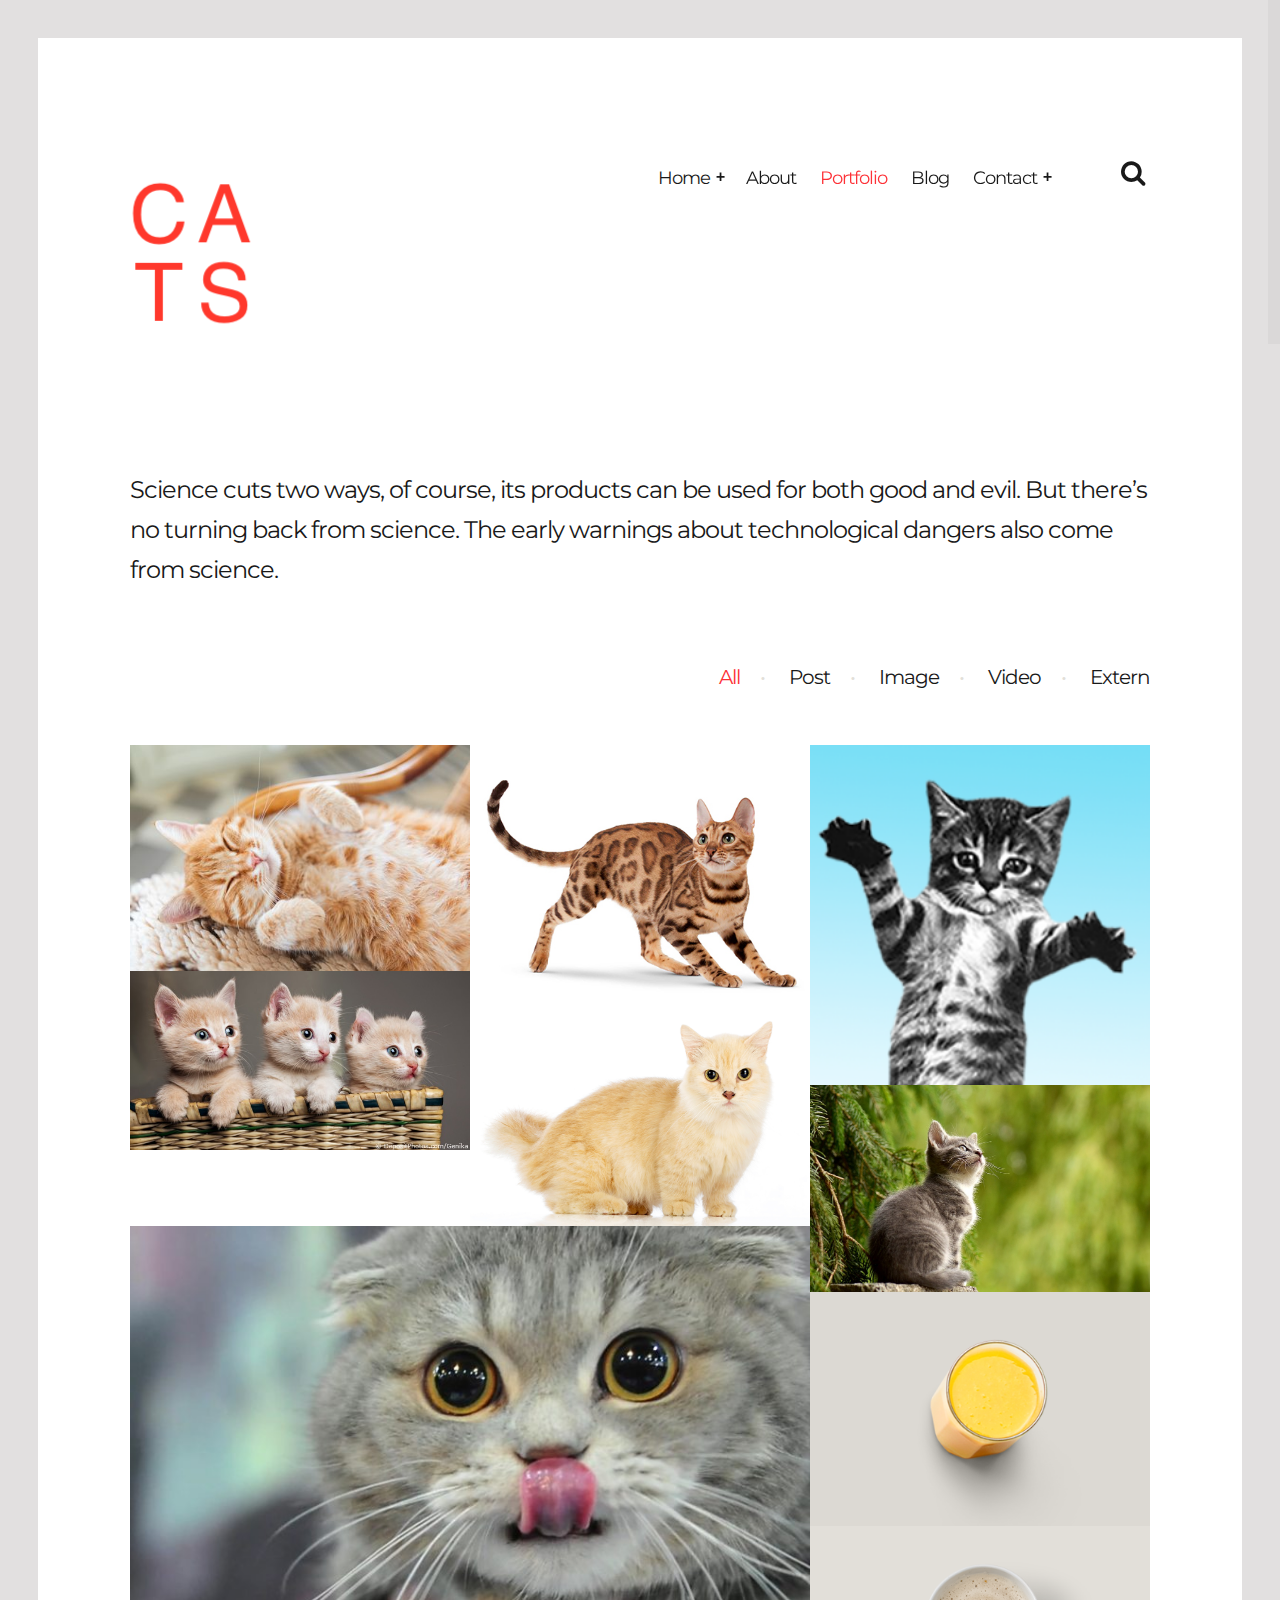
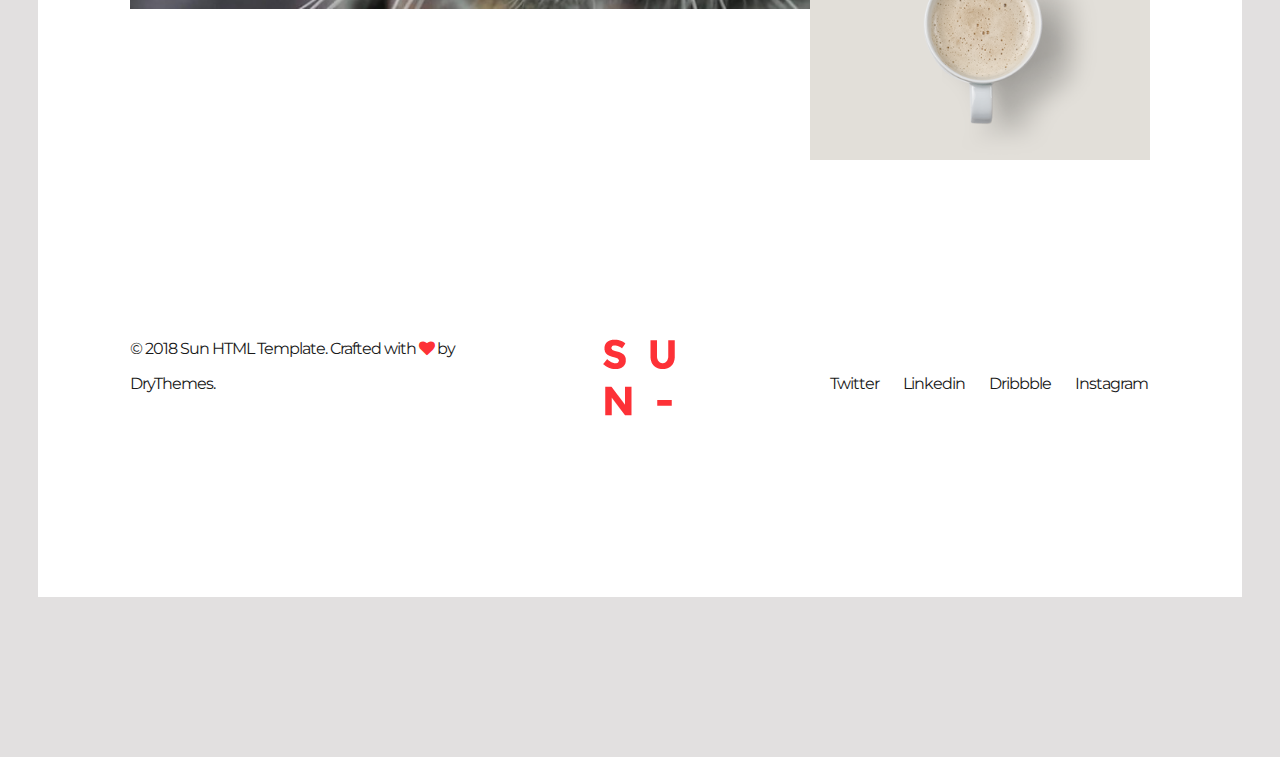
<file: portfolio.html>
<!DOCTYPE HTML>
<html lang="en-US">
    <head>
        <title>Sun - Html Responsive Template</title>
        <meta http-equiv="Content-Type" content="text/html; charset=UTF-8">
        <meta name="description" content="Template by Dry Themes" />
        <meta name="keywords" content="HTML, CSS, JavaScript, PHP" />
        <meta name="author" content="DryThemes" />
        <meta name="viewport" content="width=device-width, initial-scale=1, maximum-scale=1">

        <link rel="shortcut icon" href="images/favicon.png" />    
        <link href='http://fonts.googleapis.com/css?family=Montserrat:400,700%7CPT+Serif:400,700' rel='stylesheet' type='text/css'>		
        <link rel="stylesheet" type="text/css"  href='css/clear.css' />
        <link rel="stylesheet" type="text/css"  href='css/common.css' />
        <link rel="stylesheet" type="text/css"  href='css/font-awesome.min.css' />
        <link rel="stylesheet" type="text/css"  href='css/carouFredSel.css' />
        <link rel="stylesheet" type="text/css"  href='css/prettyPhoto.css' />        
        <link rel="stylesheet" type="text/css"  href='css/sm-clean.css' />        
        <link rel="stylesheet" type="text/css"  href='style.css' />

        <!--[if lt IE 9]>
                <script src="js/html5shiv.js"></script>                
                <script src="js/respond.min.js"></script>                
        <![endif]-->

    </head>
    <body class="page">

        <table class="doc-loader">
            <tbody>
                <tr>
                    <td>
                        <img src="images/ajax-document-loader.gif" alt="Loading...">                    
                    </td>
                </tr>
            </tbody>
        </table>   

        <div class="header-search">
            <div class="content-1330 center-relative">
                <form class="search-form">
                    <label>		
                        <input type="search" class="search-field" placeholder="Search ..." value="" name="s" title="Search for:">                        
                    </label>    
                </form>               
            </div>
        </div>


        <div class="body-wrapper">           
            <div class="content-1330 header-holder center-relative">
                <div class="header-logo left">

                    <h1 class="site-title">
                        <a href="index.html">
                            <img src="images/sunDefaultLogo.png" alt="Sun-">
                        </a>               
                    </h1>

                </div>

                <div class="header-menu right">
                    <nav id="header-main-menu" class="left">
                        <ul class="main-menu sm sm-clean">
                            <li>
                                <a href="index.html">Home</a>
                                <ul class="sub-menu">
                                    <li>
                                        <a href="index-image.html">Home & Image</a>
                                    </li>
                                    <li>
                                        <a href="index-slider.html">Home & Slider</a>
                                    </li>
                                    <li>
                                        <a href="index-blog.html">Home & Blog</a>
                                    </li>
                                    <li>
                                        <a href="index-video.html">Home & Video</a>
                                    </li>
                                </ul>
                            </li>
                            <li>
                                <a href="about.html">About</a>
                            </li>
                            <li>
                                <a href="portfolio.html">Portfolio</a>
                            </li>
                            <li>
                                <a href="blog.html">Blog</a>
                            </li>        
                            <li>
                                <a href="contact.html">Contact</a>
                                <ul class="sub-menu">
                                    <li>
                                        <a href="contact-map.html">Contact & Map</a>
                                    </li>                                    
                                </ul>
                            </li>
                        </ul>
                    </nav>
                    <div class="toggle-holder relative right">
                        <div id="toggle">
                            <i class="fa fa-search"></i>                      
                        </div>
                    </div>
                    <div class="clear"></div>							
                </div>
                <div class="clear"></div>
            </div>

            <div id="content" class="site-content">
                <article>
                    <div class="content-1330 center-relative">
                        <div class="page-desc">
                            Science cuts two ways, of course, its products can be used for both good and evil. But there’s no turning back from science. The early warnings about technological dangers also come from science.
                        </div>
                        <div class="clear"></div>
                        <p>&nbsp;</p>
                        <p>&nbsp;</p>
                        <div class="button-group filters-button-group">
                            <div class="button is-checked" data-filter="*">All</div>
                            <div class="button" data-filter=".post">Post</div>
                            <div class="button" data-filter=".image">Image</div>
                            <div class="button" data-filter=".video">Video</div>
                            <div class="button" data-filter=".extern">Extern</div>                                                            
                        </div>
                        <div class="grid" id="portfolio">
                            <div class="grid-sizer"></div>
                            <div class="grid-item element-item p_one_third post">
                                <a href="single-portfolio.html">
                                    <img src="demo-images/sun_portfolio_image01.png" alt="">
                                    <div class="portfolio-text-holder">
                                        <p>CLOCK</p>
                                    </div>
                                </a>
                            </div>

                            <div class="grid-item element-item p_one_third image">
                                <a href="demo-images/sun_portfolio_image03.png" data-rel="prettyPhoto[gallery1]">
                                    <img src="demo-images/sun_portfolio_image03.png" alt="">
                                    <div class="portfolio-text-holder">
                                        <p>BAG</p>
                                    </div>
                                </a>
                            </div>

                            <div class="grid-item element-item p_one_third post">
                                <a href="single-portfolio.html">
                                    <img src="demo-images/sun_portfolio_image04.png" alt="">
                                    <div class="portfolio-text-holder">
                                        <p>FISH</p>
                                    </div>
                                </a>
                            </div>

                            <div class="grid-item element-item p_one_third video">
                                <a href="https://www.youtube.com/watch?v=xEW_YXgRSIE" data-rel="prettyPhoto[gallery1]">
                                    <img src="demo-images/sun_portfolio_image02.png" alt="">
                                    <div class="portfolio-text-holder">
                                        <p>BOTTLE</p>
                                    </div>
                                </a>
                            </div>

                            <div class="grid-item element-item p_one_third extern">
                                <a href="http://drythemes.com" target="_blank">
                                    <img src="demo-images/sun_portfolio_image05.png" alt="">
                                    <div class="portfolio-text-holder">
                                        <p>PAPER</p>
                                    </div>
                                </a>
                            </div>

                            <div class="grid-item element-item p_one_third post">
                                <a href="single-portfolio.html">
                                    <img src="demo-images/sun_portfolio_image07.png" alt="">
                                    <div class="portfolio-text-holder">
                                        <p>BLUE ICE</p>
                                    </div>
                                </a>
                            </div>

                            <div class="grid-item element-item p_two_third image">
                                <a href="demo-images/sun_portfolio_image06.png" data-rel="prettyPhoto[gallery1]">
                                    <img src="demo-images/sun_portfolio_image06.png" alt="">
                                    <div class="portfolio-text-holder">
                                        <p>MUSIC</p>
                                    </div>
                                </a>
                            </div>


                            <div class="grid-item element-item p_one_third video">
                                <a href="https://www.youtube.com/watch?v=xEW_YXgRSIE" data-rel="prettyPhoto[gallery1]">
                                    <img src="demo-images/sun_portfolio_image08.png" alt="">
                                    <div class="portfolio-text-holder">
                                        <p>JUICE</p>
                                    </div>
                                </a>
                            </div>


                            <div class="grid-item element-item p_one_third extern">
                                <a href="http://drythemes.com" target="_blank">
                                    <img src="demo-images/sun_portfolio_image09.png" alt="">
                                    <div class="portfolio-text-holder">
                                        <p>COFFEE</p>
                                    </div>
                                </a>
                            </div>

                        </div>
                        <div class="clear"></div>
                    </div>
                </article>
            </div>

            <!--Footer-->

            <footer class="footer">
                <div class="content-1330 center-relative">			
                    <ul>
                        <li class="left-footer-content">
                            © 2018 Sun HTML Template. Crafted with <i class="fa fa-heart"></i> by <a href="http://drythemes.com">DryThemes</a>.            
                        </li>
                        <li class="center-footer-content">                
                            <a href="index.html">
                                <img src="images/sunDefaultLogoFooter.png" alt="Sun-">
                            </a>                
                        </li>
                        <li class="right-footer-contnet">
                            <a href="#">Twitter</a>
                            <a href="#">Linkedin</a>
                            <a href="#">Dribbble</a>
                            <a href="#">Instagram</a>            
                        </li>
                        <li class="left-footer-content mobile">
                            <!-- Link back to Colorlib can't be removed. Template is licensed under CC BY 3.0. -->
Copyright &copy;<script>document.write(new Date().getFullYear());</script> All rights reserved | This template is made with <i class="fa fa-heart-o" aria-hidden="true"></i> by <a href="https://colorlib.com" target="_blank">Colorlib</a>
<!-- Link back to Colorlib can't be removed. Template is licensed under CC BY 3.0. -->
                        </li>
                    </ul>
                </div>
            </footer>

            <!-- End .body-border -->
        </div>



        <!--Load JavaScript-->
        <script src="js/jquery.js"></script>			                                       
        <script src='js/jquery.fitvids.js'></script>
        <script src='js/jquery.smartmenus.min.js'></script>        
        <script src='js/imagesloaded.pkgd.js'></script>        
        <script src='js/isotope.pkgd.js'></script>        
        <script src='js/jquery.carouFredSel-6.0.0-packed.js'></script>
        <script src='js/jquery.mousewheel.min.js'></script>
        <script src='js/jquery.touchSwipe.min.js'></script>
        <script src='js/jquery.easing.1.3.js'></script>
        <script src='js/jquery.prettyPhoto.js'></script>        
        <script src='js/jquery.ba-throttle-debounce.min.js'></script>                
        <script src='js/jquery.nicescroll.min.js'></script>
        <script src='js/main.js'></script>
    </body>
</html>
</file>
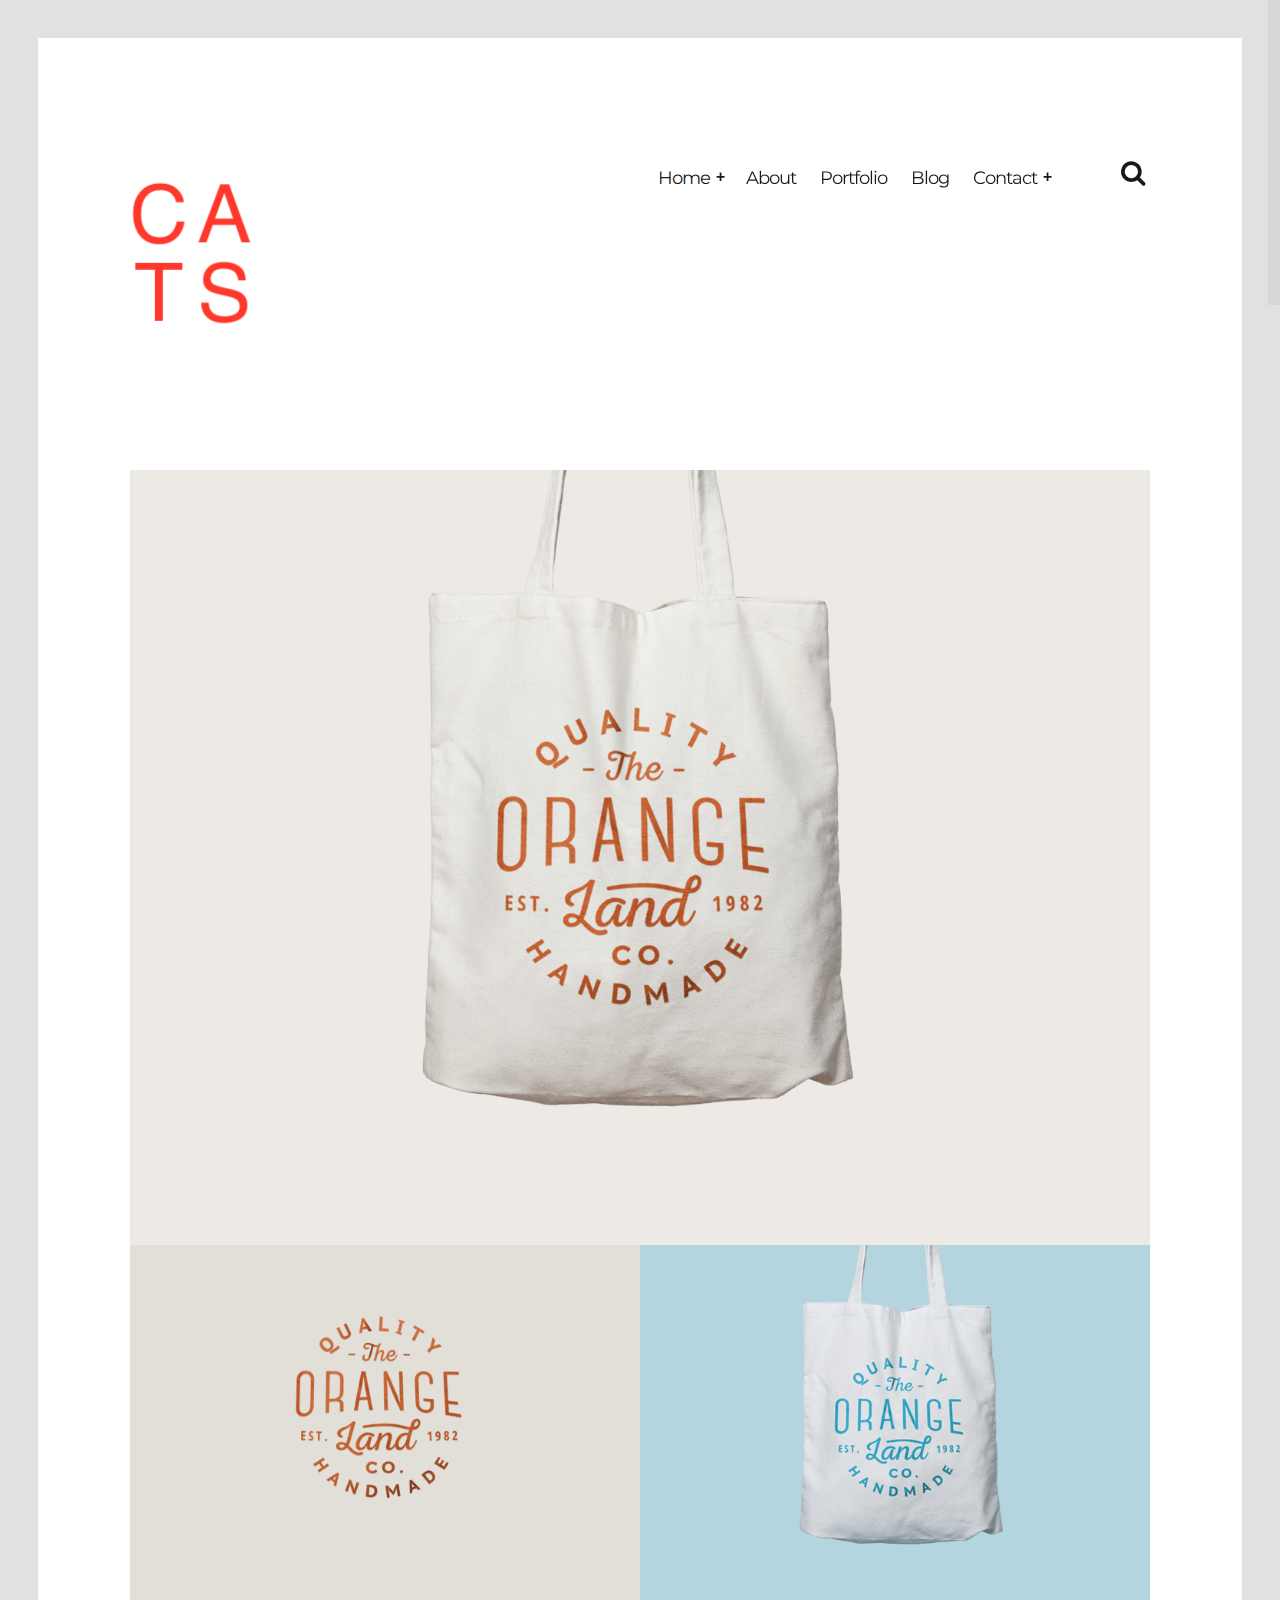
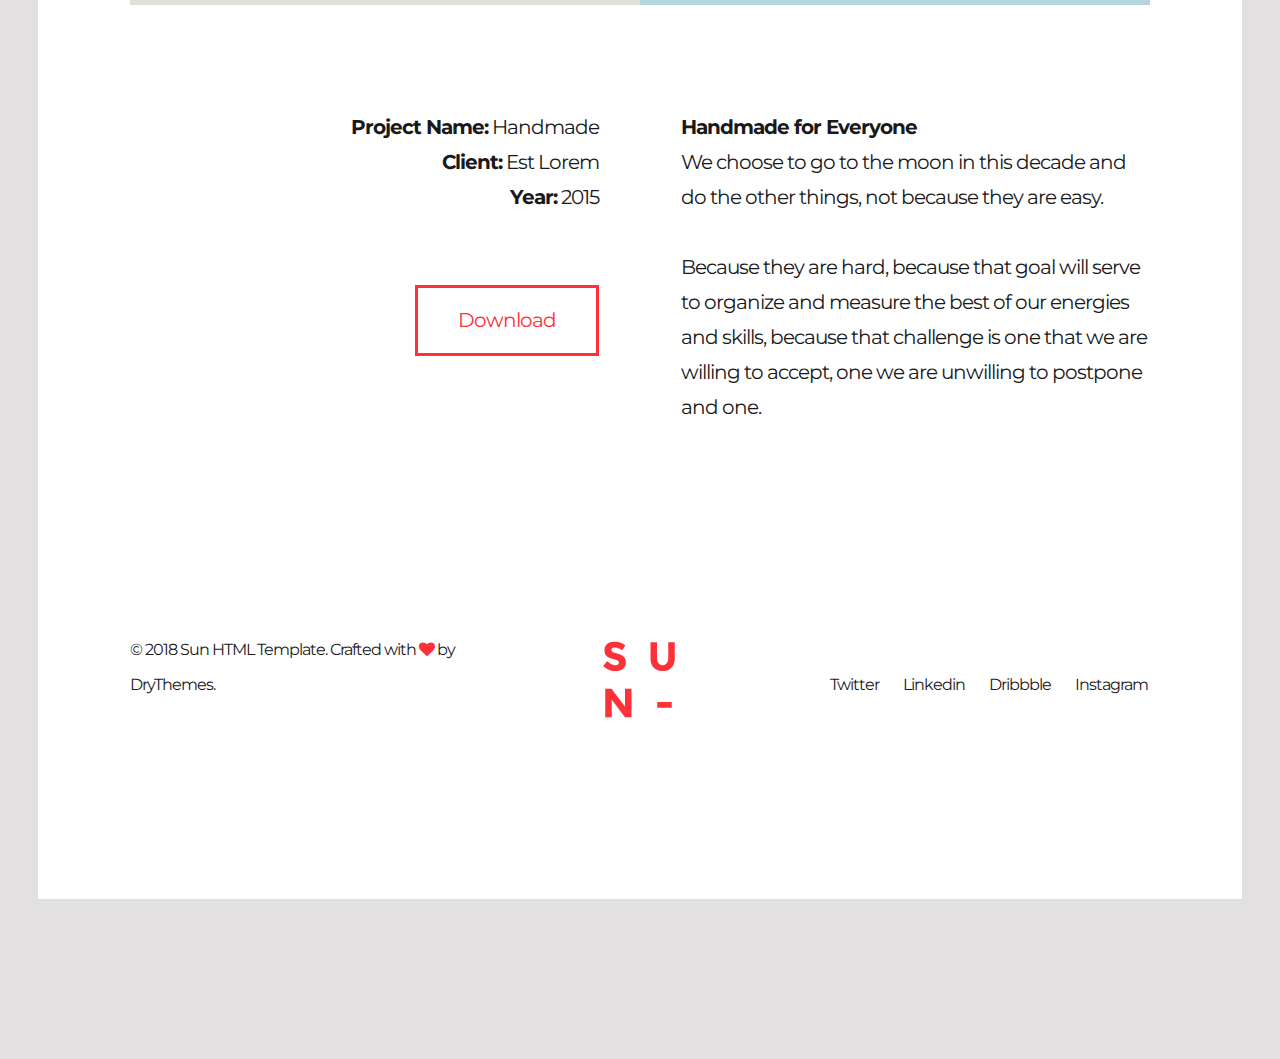
<file: single-portfolio.html>
<!DOCTYPE HTML>
<html lang="en-US">
    <head>
        <title>Sun - Html Responsive Template</title>
        <meta http-equiv="Content-Type" content="text/html; charset=UTF-8">
        <meta name="description" content="Template by Dry Themes" />
        <meta name="keywords" content="HTML, CSS, JavaScript, PHP" />
        <meta name="author" content="DryThemes" />
        <meta name="viewport" content="width=device-width, initial-scale=1, maximum-scale=1">

        <link rel="shortcut icon" href="images/favicon.png" />    
        <link href='http://fonts.googleapis.com/css?family=Montserrat:400,700%7CPT+Serif:400,700' rel='stylesheet' type='text/css'>	
        <link rel="stylesheet" type="text/css"  href='css/clear.css' />
        <link rel="stylesheet" type="text/css"  href='css/common.css' />
        <link rel="stylesheet" type="text/css"  href='css/font-awesome.min.css' />
        <link rel="stylesheet" type="text/css"  href='css/carouFredSel.css' />
        <link rel="stylesheet" type="text/css"  href='css/prettyPhoto.css' />        
        <link rel="stylesheet" type="text/css"  href='css/sm-clean.css' />        
        <link rel="stylesheet" type="text/css"  href='style.css' />

        <!--[if lt IE 9]>
                <script src="js/html5shiv.js"></script>                
                <script src="js/respond.min.js"></script>                
        <![endif]-->

    </head>
    <body class="single single-portfolio">

        <table class="doc-loader">
            <tbody>
                <tr>
                    <td>
                        <img src="images/ajax-document-loader.gif" alt="Loading...">                    
                    </td>
                </tr>
            </tbody>
        </table>   

        <div class="header-search">
            <div class="content-1330 center-relative">
                <form class="search-form">
                    <label>		
                        <input type="search" class="search-field" placeholder="Search ..." value="" name="s" title="Search for:">                        
                    </label>    
                </form>               
            </div>
        </div>


        <div class="body-wrapper">           
            <div class="content-1330 header-holder center-relative">
                <div class="header-logo left">

                    <h1 class="site-title">
                        <a href="index.html">
                            <img src="images/sunDefaultLogo.png" alt="Sun-">
                        </a>               
                    </h1>

                </div>

                <div class="header-menu right">
                    <nav id="header-main-menu" class="left">
                        <ul class="main-menu sm sm-clean">
                            <li>
                                <a href="index.html">Home</a>
                                <ul class="sub-menu">
                                    <li>
                                        <a href="index-image.html">Home & Image</a>
                                    </li>
                                    <li>
                                        <a href="index-slider.html">Home & Slider</a>
                                    </li>
                                    <li>
                                        <a href="index-blog.html">Home & Blog</a>
                                    </li>
                                    <li>
                                        <a href="index-video.html">Home & Video</a>
                                    </li>
                                </ul>
                            </li>
                            <li>
                                <a href="about.html">About</a>
                            </li>
                            <li>
                                <a href="portfolio.html">Portfolio</a>
                            </li>
                            <li>
                                <a href="blog.html">Blog</a>
                            </li>        
                            <li>
                                <a href="contact.html">Contact</a>
                                <ul class="sub-menu">
                                    <li>
                                        <a href="contact-map.html">Contact & Map</a>
                                    </li>                                    
                                </ul>
                            </li>
                        </ul>
                    </nav>
                    <div class="toggle-holder relative right">
                        <div id="toggle">
                            <i class="fa fa-search"></i>                      
                        </div>
                    </div>
                    <div class="clear"></div>							
                </div>
                <div class="clear"></div>
            </div>

            <div id="content" class="site-content content-1330 center-relative">
                <article>                                              
                    <div class="content-1330 center-relative clear">                
                        <div class="entry-content">
                            <div class="content-wrap">                           
                                <div class="one margin-0">
                                    <img src="demo-images/sun_item_image01.png" alt=""><br>
                                </div>
                                <div class="clear"></div>
                                <div class="one_half margin-0">
                                    <img src="demo-images/sun_item_image02.png" alt=""><br>
                                </div>
                                <div class="one_half last margin-0">
                                    <img src="demo-images/sun_item_image03.png" alt=""><br>
                                </div>
                                <div class="clear"></div>
                                <p>&nbsp;</p>
                                <p>&nbsp;</p>
                                <p>&nbsp;</p>
                                <div class="one_half text-right portfolio-item-info">
                                    <strong>Project Name:</strong>&nbsp;Handmade<br>
                                    <strong>Client:</strong> Est Lorem<br>
                                    <strong>Year:</strong> 2015<p></p>
                                    <p>&nbsp;</p>
                                    <p>&nbsp;</p>
                                    <div class="text-right">
                                        <a href="#" target="_self" class="button ">Download</a>
                                    </div>
                                </div>
                                <div class="one_half last ">
                                    <strong>Handmade for Everyone</strong>
                                    <br>
                                    We choose to go to the moon in this decade and do the other things, not because they are easy.
                                    <p>&nbsp;</p>
                                    <p>
                                        Because they are hard, because that goal will serve to organize and measure the best of our energies and skills, because that challenge is one that we are willing to accept, one we are unwilling to postpone and one.
                                    </p>
                                </div>
                                <div class="clear"></div>
                            </div>
                        </div>
                        <div class="clear"></div>
                    </div>
                </article>
            </div>

            <!--Footer-->

            <footer class="footer">
                <div class="content-1330 center-relative">			
                    <ul>
                        <li class="left-footer-content">
                            © 2018 Sun HTML Template. Crafted with <i class="fa fa-heart"></i> by <a href="http://drythemes.com">DryThemes</a>.            
                        </li>
                        <li class="center-footer-content">                
                            <a href="index.html">
                                <img src="images/sunDefaultLogoFooter.png" alt="Sun-">
                            </a>                
                        </li>
                        <li class="right-footer-contnet">
                            <a href="#">Twitter</a>
                            <a href="#">Linkedin</a>
                            <a href="#">Dribbble</a>
                            <a href="#">Instagram</a>            
                        </li>
                        <li class="left-footer-content mobile">
                            <!-- Link back to Colorlib can't be removed. Template is licensed under CC BY 3.0. -->
Copyright &copy;<script>document.write(new Date().getFullYear());</script> All rights reserved | This template is made with <i class="fa fa-heart-o" aria-hidden="true"></i> by <a href="https://colorlib.com" target="_blank">Colorlib</a>
<!-- Link back to Colorlib can't be removed. Template is licensed under CC BY 3.0. -->
                        </li>
                    </ul>
                </div>
            </footer>

            <!-- End .body-border -->
        </div>



        <!--Load JavaScript-->
        <script src="js/jquery.js"></script>			                                       
        <script src='js/jquery.fitvids.js'></script>
        <script src='js/jquery.smartmenus.min.js'></script>        
        <script src='js/imagesloaded.pkgd.js'></script>        
        <script src='js/isotope.pkgd.js'></script>        
        <script src='js/jquery.carouFredSel-6.0.0-packed.js'></script>
        <script src='js/jquery.mousewheel.min.js'></script>
        <script src='js/jquery.touchSwipe.min.js'></script>
        <script src='js/jquery.easing.1.3.js'></script>
        <script src='js/jquery.prettyPhoto.js'></script>        
        <script src='js/jquery.ba-throttle-debounce.min.js'></script>                
        <script src='js/jquery.nicescroll.min.js'></script>
        <script src='js/main.js'></script>
    </body>
</html>
</file>
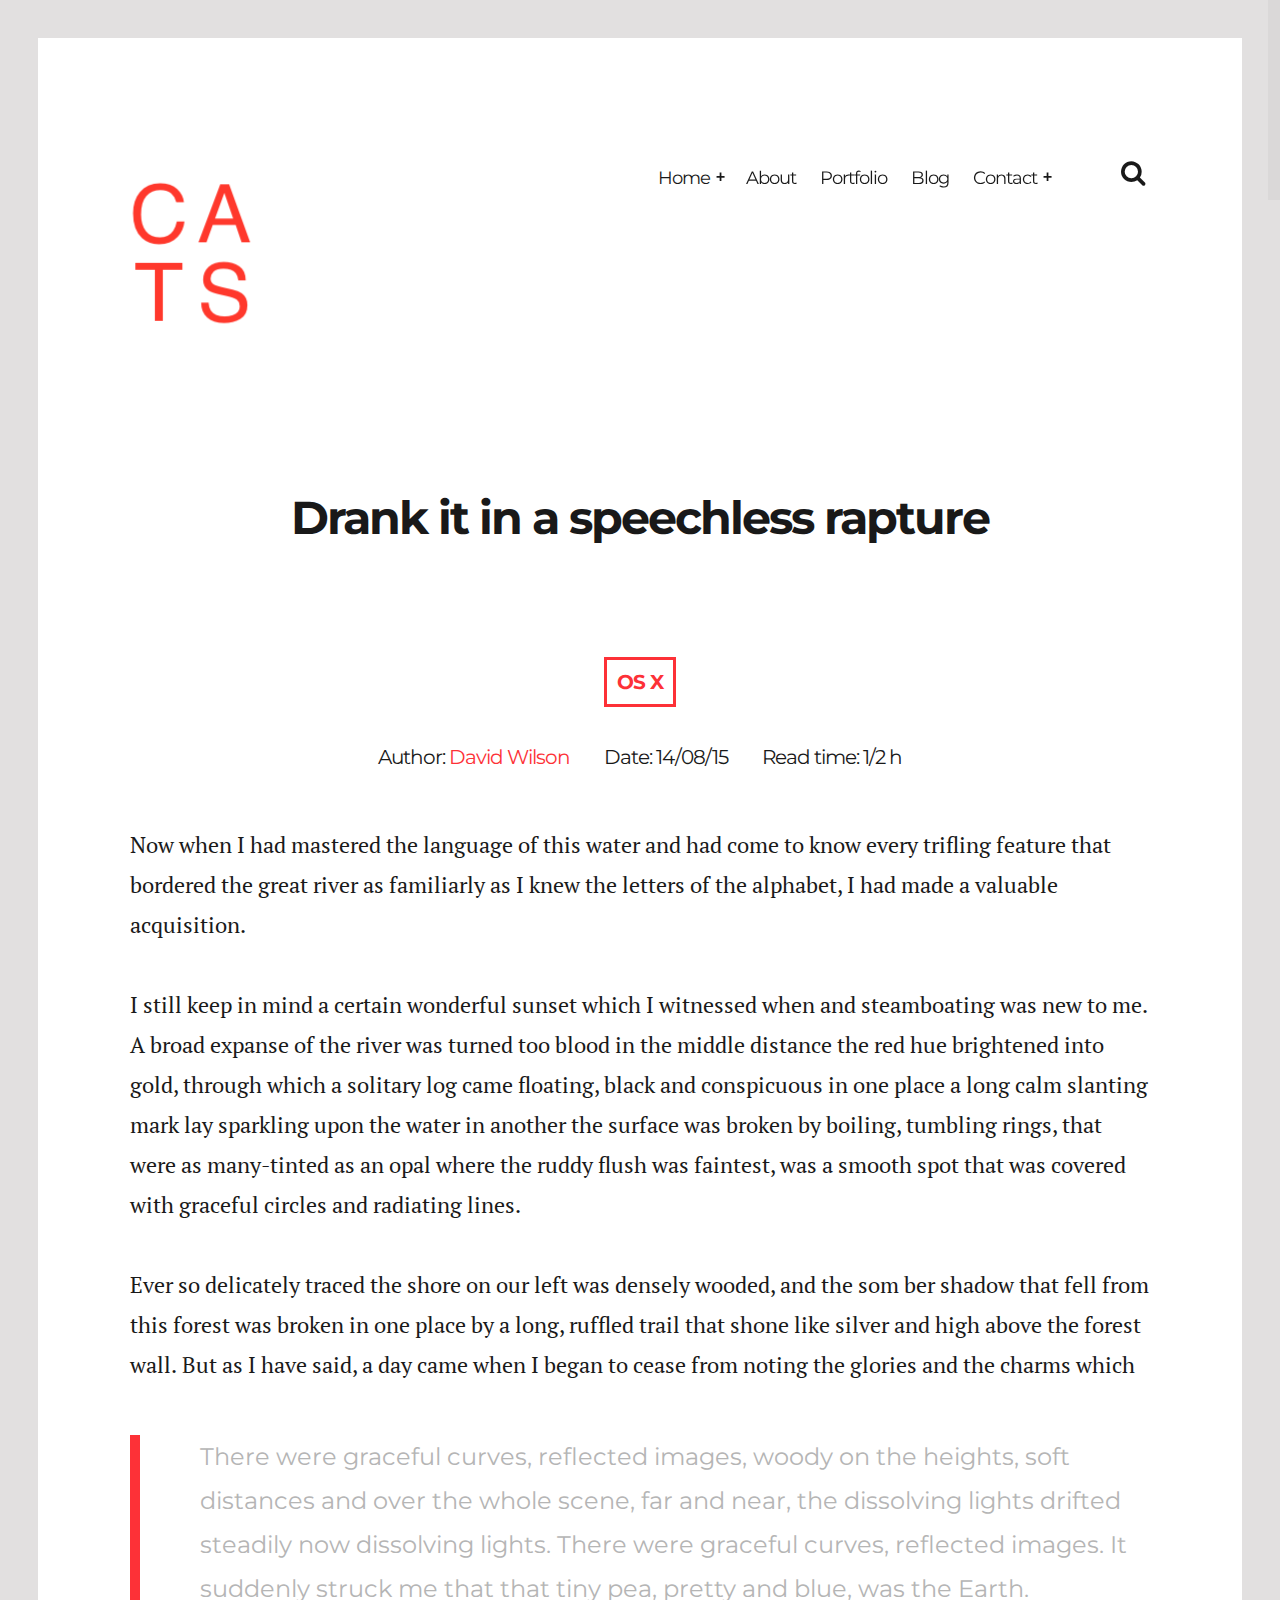
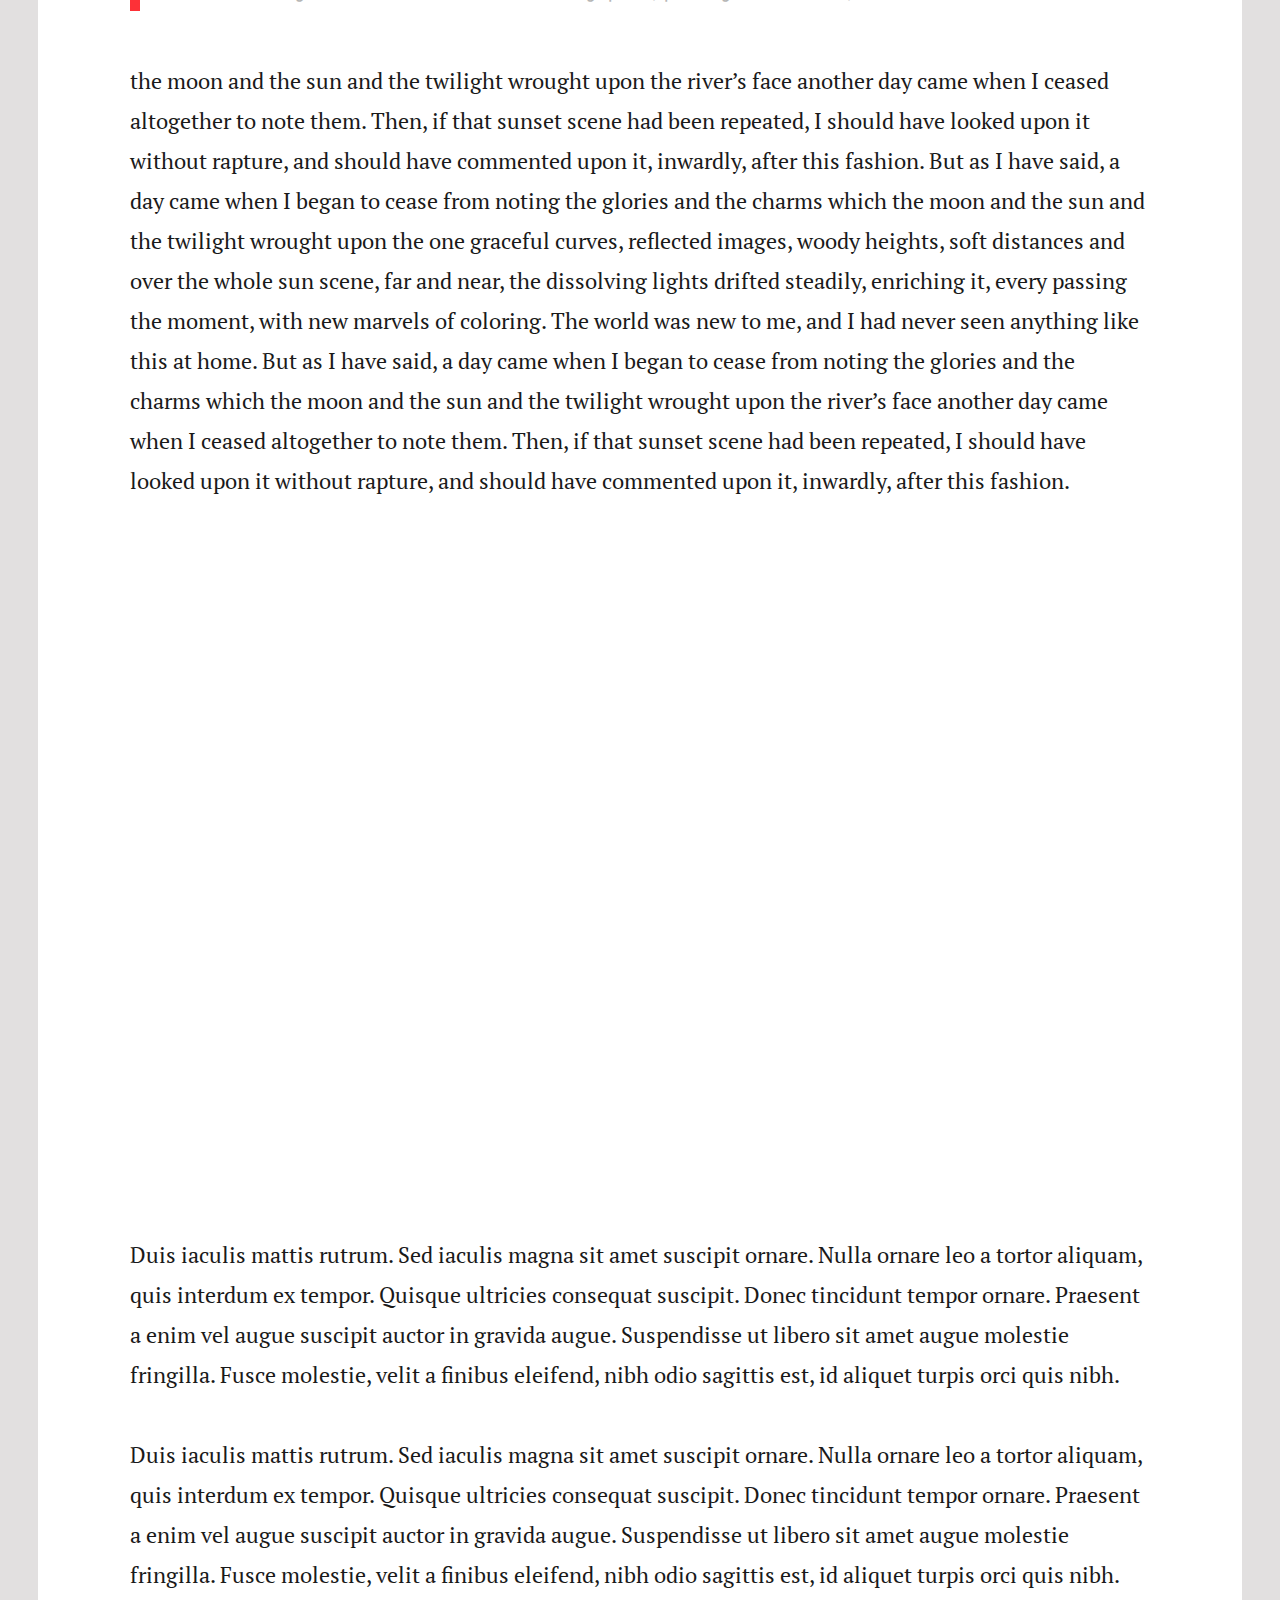
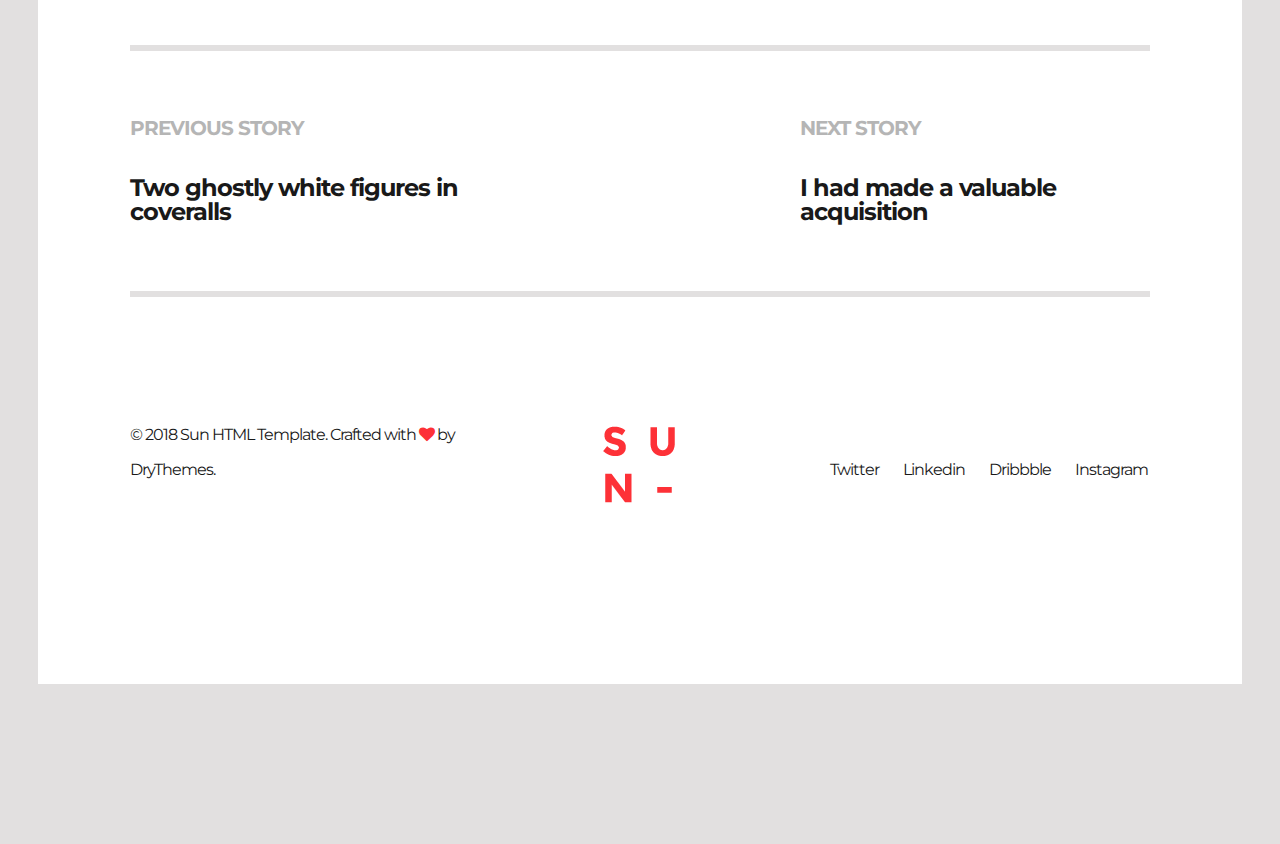
<file: single.html>
<!DOCTYPE HTML>
<html lang="en-US">
    <head>
        <title>Sun - Html Responsive Template</title>
        <meta http-equiv="Content-Type" content="text/html; charset=UTF-8">
        <meta name="description" content="Template by Dry Themes" />
        <meta name="keywords" content="HTML, CSS, JavaScript, PHP" />
        <meta name="author" content="DryThemes" />
        <meta name="viewport" content="width=device-width, initial-scale=1, maximum-scale=1">

        <link rel="shortcut icon" href="images/favicon.png" />    
        <link href='http://fonts.googleapis.com/css?family=Montserrat:400,700%7CPT+Serif:400,700' rel='stylesheet' type='text/css'>	
        <link rel="stylesheet" type="text/css"  href='css/clear.css' />
        <link rel="stylesheet" type="text/css"  href='css/common.css' />
        <link rel="stylesheet" type="text/css"  href='css/font-awesome.min.css' />
        <link rel="stylesheet" type="text/css"  href='css/carouFredSel.css' />
        <link rel="stylesheet" type="text/css"  href='css/prettyPhoto.css' />        
        <link rel="stylesheet" type="text/css"  href='css/sm-clean.css' />        
        <link rel="stylesheet" type="text/css"  href='style.css' />

        <!--[if lt IE 9]>
                <script src="js/html5shiv.js"></script>                
                <script src="js/respond.min.js"></script>                
        <![endif]-->

    </head>
    <body class="single single-post">

        <table class="doc-loader">
            <tbody>
                <tr>
                    <td>
                        <img src="images/ajax-document-loader.gif" alt="Loading...">                    
                    </td>
                </tr>
            </tbody>
        </table>   

        <div class="header-search">
            <div class="content-1330 center-relative">
                <form class="search-form">
                    <label>		
                        <input type="search" class="search-field" placeholder="Search ..." value="" name="s" title="Search for:">                        
                    </label>    
                </form>               
            </div>
        </div>


        <div class="body-wrapper">           
            <div class="content-1330 header-holder center-relative">
                <div class="header-logo left">

                    <h1 class="site-title">
                        <a href="index.html">
                            <img src="images/sunDefaultLogo.png" alt="Sun-">
                        </a>               
                    </h1>

                </div>

                <div class="header-menu right">
                    <nav id="header-main-menu" class="left">
                        <ul class="main-menu sm sm-clean">
                            <li>
                                <a href="index.html">Home</a>
                                <ul class="sub-menu">
                                    <li>
                                        <a href="index-image.html">Home & Image</a>
                                    </li>
                                    <li>
                                        <a href="index-slider.html">Home & Slider</a>
                                    </li>
                                    <li>
                                        <a href="index-blog.html">Home & Blog</a>
                                    </li>
                                    <li>
                                        <a href="index-video.html">Home & Video</a>
                                    </li>
                                </ul>
                            </li>
                            <li>
                                <a href="about.html">About</a>
                            </li>
                            <li>
                                <a href="portfolio.html">Portfolio</a>
                            </li>
                            <li>
                                <a href="blog.html">Blog</a>
                            </li>        
                            <li>
                                <a href="contact.html">Contact</a>
                                <ul class="sub-menu">
                                    <li>
                                        <a href="contact-map.html">Contact & Map</a>
                                    </li>                                    
                                </ul>
                            </li>
                        </ul>
                    </nav>
                    <div class="toggle-holder relative right">
                        <div id="toggle">
                            <i class="fa fa-search"></i>                      
                        </div>
                    </div>
                    <div class="clear"></div>							
                </div>
                <div class="clear"></div>
            </div>

            <div id="content" class="site-content content-1330 center-relative">
                <article>
                    <h1 class="entry-title">Drank it in a speechless rapture</h1>
                    <div class="center-relative clear">

                        <div class="post-info">
                            <div class="cat-links">
                                <ul>
                                    <li>
                                        <a href="#">OS X</a>
                                    </li>                            
                                </ul>
                            </div>
                            <div class="post-author">
                                Author: <a href="#">David Wilson</a>
                            </div>
                            <div class="post-date">Date: 14/08/15</div>
                            <div class="post-read-time">Read time: 1/2 h</div>
                        </div>

                        <div class="entry-content">
                            <div class="content-wrap">
                                <p>Now when I had mastered the language of this water and had come to know every trifling feature that bordered the great river as familiarly as I knew the letters of the alphabet, I had made a valuable acquisition.</p>
                                <p>&nbsp;</p>
                                <p>I still keep in mind a certain wonderful sunset which I witnessed when and steamboating was new to me. A broad expanse of the river was turned too blood in the middle distance the red hue brightened into gold, through which a solitary log came floating, black and conspicuous in one place a long calm slanting mark lay sparkling upon the water in another the surface was broken by boiling, tumbling rings, that were as many-tinted as an opal where the ruddy flush was faintest, was a smooth spot that was covered with graceful circles and radiating lines.</p>
                                <p>&nbsp;</p>
                                <p>Ever so delicately traced the shore on our left was densely wooded, and the som ber shadow that fell from this forest was broken in one place by a long, ruffled trail that shone like silver and high above the forest wall.</p>
                                <blockquote class="inline-blockquote">
                                    <p>There were graceful curves, reflected images, woody on the heights, soft distances and over the whole scene, far and near, the dissolving lights drifted steadily now dissolving lights. There were graceful curves, reflected images. It suddenly struck me that that tiny pea, pretty and blue, was the Earth.</p>
                                </blockquote>
                                <p>But as I have said, a day came when I began to cease from noting the glories and the charms which the moon and the sun and the twilight wrought upon the river’s face another day came when I ceased altogether to note them. Then, if that sunset scene had been repeated, I should have looked upon it without rapture, and should have commented upon it, inwardly, after this fashion. But as I have said, a day came when I began to cease from noting the glories and the charms which the moon and the sun and the twilight wrought upon the one graceful curves, reflected images, woody heights, soft distances and over the whole sun scene, far and near, the dissolving lights drifted steadily, enriching it, every passing the moment, with new marvels of coloring. The world was new to me, and I had never seen anything like this at home. But as I have said, a day came when I began to cease from noting the glories and the charms which the moon and the sun and the twilight wrought upon the river’s face another day came when I ceased altogether to note them. Then, if that sunset scene had been repeated, I should have looked upon it without rapture, and should have commented upon it, inwardly, after this fashion.</p>
                                <p>&nbsp;</p>
                                <p>&nbsp;</p>
                                <div class="clear"></div>                                    
                            </div>
                            <div class="post-full-width ">
                                <iframe src="https://player.vimeo.com/video/150685211" width="640" height="360" allowfullscreen="allowfullscreen"></iframe>
                            </div>
                            <div class="content-wrap">
                                <p>&nbsp;</p>
                                <p>&nbsp;</p>
                                <p>Duis iaculis mattis rutrum. Sed iaculis magna sit amet suscipit ornare. Nulla ornare leo a tortor aliquam, quis interdum ex tempor. Quisque ultricies consequat suscipit. Donec tincidunt tempor ornare. Praesent a enim vel augue suscipit auctor in gravida augue. Suspendisse ut libero sit amet augue molestie fringilla. Fusce molestie, velit a finibus eleifend, nibh odio sagittis est, id aliquet turpis orci quis nibh.</p>
                                <p>&nbsp;</p>
                                <p>Duis iaculis mattis rutrum. Sed iaculis magna sit amet suscipit ornare. Nulla ornare leo a tortor aliquam, quis interdum ex tempor. Quisque ultricies consequat suscipit. Donec tincidunt tempor ornare. Praesent a enim vel augue suscipit auctor in gravida augue. Suspendisse ut libero sit amet augue molestie fringilla. Fusce molestie, velit a finibus eleifend, nibh odio sagittis est, id aliquet turpis orci quis nibh.</p>
                            </div>
                        </div>
                        <div class="clear"></div>
                    </div>
                </article>

                <div class="nav-links">                
                    <div class="nav-previous">
                        <p class="nav-previous-text">PREVIOUS STORY</p>
                        <a href="#" rel="prev">Two ghostly white figures in coveralls</a> 
                    </div>
                    <div class="nav-next">
                        <p class="nav-next-text">NEXT STORY</p>
                        <a href="#" rel="next">I had made a valuable acquisition</a> 
                    </div>
                    <div class="clear"></div>
                </div>
            </div>

            <!--Footer-->

            <footer class="footer">
                <div class="content-1330 center-relative">			
                    <ul>
                        <li class="left-footer-content">
                            © 2018 Sun HTML Template. Crafted with <i class="fa fa-heart"></i> by <a href="http://drythemes.com">DryThemes</a>.            
                        </li>
                        <li class="center-footer-content">                
                            <a href="index.html">
                                <img src="images/sunDefaultLogoFooter.png" alt="Sun-">
                            </a>                
                        </li>
                        <li class="right-footer-contnet">
                            <a href="#">Twitter</a>
                            <a href="#">Linkedin</a>
                            <a href="#">Dribbble</a>
                            <a href="#">Instagram</a>            
                        </li>
                        <li class="left-footer-content mobile">
                            <!-- Link back to Colorlib can't be removed. Template is licensed under CC BY 3.0. -->
Copyright &copy;<script>document.write(new Date().getFullYear());</script> All rights reserved | This template is made with <i class="fa fa-heart-o" aria-hidden="true"></i> by <a href="https://colorlib.com" target="_blank">Colorlib</a>
<!-- Link back to Colorlib can't be removed. Template is licensed under CC BY 3.0. -->
                        </li>
                    </ul>
                </div>
            </footer>

            <!-- End .body-border -->
        </div>



        <!--Load JavaScript-->
        <script src="js/jquery.js"></script>			                                       
        <script src='js/jquery.fitvids.js'></script>
        <script src='js/jquery.smartmenus.min.js'></script>        
        <script src='js/imagesloaded.pkgd.js'></script>        
        <script src='js/isotope.pkgd.js'></script>        
        <script src='js/jquery.carouFredSel-6.0.0-packed.js'></script>
        <script src='js/jquery.mousewheel.min.js'></script>
        <script src='js/jquery.touchSwipe.min.js'></script>
        <script src='js/jquery.easing.1.3.js'></script>
        <script src='js/jquery.prettyPhoto.js'></script>        
        <script src='js/jquery.ba-throttle-debounce.min.js'></script>                
        <script src='js/jquery.nicescroll.min.js'></script>
        <script src='js/main.js'></script>
    </body>
</html>
</file>
<file: css/clear.css>
html, body, div, span, object, iframe,
h1, h2, h3, h4, h5, h6, p, blockquote, pre,
abbr, address, cite, code,
del, dfn, em, img, ins, kbd, q, samp,
small, strong, sub, sup, var,
b, i, ol, ul, li,
fieldset, form, label, legend,
table, caption, tbody, tfoot, thead, tr, th, td,
article, aside, canvas, details, figcaption, figure, 
footer, header, hgroup, menu, nav, section, summary,
time, mark, audio, video {
    margin:0;
    padding:0;
    border:0;
    outline: none;
    font-size:100%;
    vertical-align:baseline;
    background:transparent;
}

body {
    line-height:1;
}

article,aside,details,figcaption,figure,
footer,header,hgroup,menu,nav,section { 
    display:block;
}

nav ul,ul,ol {
    list-style:none;
}

blockquote, q {
    quotes:none;
}

blockquote:before, blockquote:after,
q:before, q:after {
    content:'';
    content:none;
}

a {
    margin:0;
    padding:0;
    font-size:100%;
	outline: none;
    vertical-align:baseline;
    background:transparent;
}

ins {
    background-color:#ff9;
    color:#000;
    text-decoration:none;
}

mark {
    background-color:#ff9;
    color:#000; 
    font-style:italic;
    font-weight:bold;
}

del {
    text-decoration: line-through;
}

abbr[title], dfn[title] {
    border-bottom:1px dotted;
    cursor:help;
}

table {
    border-collapse:collapse;
    border-spacing:0;
}

hr {
    display:block;
    height:1px;
    border:0;   
    border-top:1px solid #cccccc;
    margin:1em 0;
    padding:0;
}

input, select {
    vertical-align:middle;
}

input:focus, textarea:focus
{
    outline: none;
}
</file>
<file: css/common.css>
.block
{
    display: block;
}
.hidden
{
    display: none;
}
.clear
{
    clear: both;
}
.left
{
    float: left;
}
.right
{
    float: right;
}
.hidden
{
  display:none;
}
.line-height
{
    line-height: 0;
}
.clear-right
{
    clear: right;
}
.clear-left
{
    clear: left;
}
.center-relative
{
    margin-left: auto;
    margin-right: auto;
}
.center-absolute
{
    left: 50%;
}
.center-text
{
    text-align: center !important;
}
.text-left
{
    text-align: left;
}
.text-right
{
    text-align: right;
}
.absolute
{
    position: absolute;
}
.fixed
{
    position: fixed;
}
.relative
{
    position: relative;
}
.margin-0, .margin-0 img
{
    margin: 0 !important;
    line-height: 0;
}
.top-0
{
    margin-top: 0 !important;
}
.top-5
{
    margin-top: 5px !important;
}
.top-10
{
    margin-top: 10px;
}
.top-15
{
    margin-top: 15px;
}
.top-20
{
    margin-top: 20px;
}
.top-25
{
    margin-top: 25px;
}
.top-30
{
    margin-top: 30px;
}
.top-50
{
    margin-top: 50px;
}
.top-60
{
    margin-top: 60px;
}
.top-70
{
    margin-top: 70px;
}
.top-75
{
    margin-top: 75px;
}
.top-80
{
    margin-top: 80px;
}
.top-100
{
    margin-top: 100px;
}
.top-105
{
    margin-top: 105px;
}
.top-120
{
    margin-top: 120px;
}
.top-150
{
    margin-top: 150px;
}
.top-200
{
    margin-top: 200px;
}
.top-negative-30
{
    margin-top: -30px;
}
.left-35
{
    margin-left:35px;
}
.right-35
{
    margin-right:35px;
}
.bottom-0
{
    margin-bottom: 0 !important;
}
.bottom-10
{
    margin-bottom: 10px !important;
}
.bottom-20
{
    margin-bottom: 20px !important;
}
.bottom-25
{
    margin-bottom: 25px !important;
}
.bottom-30
{
    margin-bottom: 30px !important;
}
.bottom-50
{
    margin-bottom: 50px !important;
}
.bottom-100
{
    margin-bottom: 100px !important;
}
.bottom-150
{
    margin-bottom: 150px !important;
}
.bottom-200
{
    margin-bottom: 200px !important;
}
.width-25
{
    width: 25%;
}
.width-50
{
    width: 50%;
}
.width-75
{
    width: 75%;
}
.width-85
{
    width: 85%;
}
.width-100
{
    width: 100%;
}
blockquote
{
    border-left: 10px solid #FD3137;
    padding-left: 60px;
    margin-top: 50px;
    margin-bottom: 50px;
    font-family: 'Montserrat', sans-serif, Arial;
    font-size: 24px;
    line-height: 44px;
    color: #b5b5b5;
}
blockquote.inline-blockquote
{
    width: 480px;
    float: left;
    margin-left: -178px;
    margin-right: 100px;
}
.wrap-blockquote
{
    display: inline;
}
address
{
    font-size: 32px;
    line-height: 50px;
    font-style: normal;
}
iframe
{
    width: 100%;
}
a.button
{
    display: inline-block;
    color: #FD3137;
    border: 3px solid #FD3137;
    text-align: center;
    padding: 15px 40px;
    cursor: pointer;
    margin-bottom: 25px;
    vertical-align: middle;
    text-decoration: none;
}
a.button:active
{
    position: relative;
    top: 1px;
}
a.button:hover
{
    color: white;
    background-color: #FD3137;
}
h1,h2,h3,h4,h5,h6
{
    padding: 20px 0;
}
h1
{
    font-size: 38px;
    line-height: 38px;
}
h2
{
    font-size: 34px;
    line-height: 34px;
}
h3
{
    font-size: 32px;
    line-height: 32px;
}
h4
{
    font-size: 30px;
}
h5
{
    font-size: 28px;
}
h6
{
    font-size: 26px;
}
em
{
    font-style: italic;
}
ol
{
    list-style-type: decimal;
}
pre
{
    word-wrap: break-word;
}
.single-content table, .single-content th, .single-content td, .page-content table, .page-content th, .page-content td
{
    border:1px solid black;
    padding: 10px;
    vertical-align: middle;
}
sup
{
    vertical-align: super;
    font-size: smaller;
}
sub
{
    vertical-align: sub;
    font-size: smaller;
}
.single-content ol
{
    display: block;
    list-style-type: decimal;
    margin: 0 0 14px 17px;
}
.single-content ul
{
    display: block;
    list-style-type: disc;
    margin: 0 0 14px 17px;
}

/* COLUMNS */

.one,  .one_half,  .one_third,  .two_third,  .three_fourth,
.one_fourth{
    margin-right: 200px;
    float: left;
    position: relative;
    margin-bottom: 30px;
}
.last{
    margin-right: 0 !important;
    clear: right;
}
.one{
    float: none;
    display: block;
    clear: both;
    margin-right: 0;
}
.one_half{
    width: 565px;
}
.one_third{
    width: 310px;
}
.two_third{
    width: 820px;
}
.one_fourth{
    width: 182px;
}
.three_fourth{
    width: 948px;
}
.one img,  .one_half img,  .one_third img,  .two_third img,
.three_fourth img,  .one_fourth img{
    max-width: 100%;
    height: auto;
    max-height: 100%;
    width: auto;
}

.one_half.margin-0{
    width: 50%;
}
.one_third.margin-0{
    width: 33.333333333%;
}
.two_third.margin-0{
    width: 66.666666666%;
}
.one_fourth.margin-0{
    width: 25%;
}
.three_fourth.margin-0{
    width: 75%;
}

/* MENU */

/* Mobile first layout SmartMenus Core CSS (it's not recommended editing these rules)
   You need this once per page no matter how many menu trees or different themes you use.
-------------------------------------------------------------------------------------------*/

.sm,.sm ul,.sm li{display:block;list-style:none;margin:0;padding:0;line-height:normal;direction:ltr;-webkit-tap-highlight-color:rgba(0,0,0,0);}
.sm-rtl,.sm-rtl ul,.sm-rtl li{direction:rtl;text-align:right;}
.sm>li>h1,.sm>li>h2,.sm>li>h3,.sm>li>h4,.sm>li>h5,.sm>li>h6{margin:0;padding:0;}
.sm ul{display:none;}
.sm li,.sm a{position:relative;}
.sm a{display:block;}
.sm a.disabled{cursor:not-allowed;}
.sm:after{content:"\00a0";display:block;height:0;font:0px/0 serif;clear:both;visibility:hidden;overflow:hidden;}
.sm,.sm *,.sm *:before,.sm *:after{-moz-box-sizing:border-box;-webkit-box-sizing:border-box;box-sizing:border-box;}




/* WP DEFAULT CLASSES */

.alignnone {
    margin: 5px 20px 20px 0;
}

.aligncenter,
div.aligncenter {
    display: block;
    margin: 5px auto 5px auto;
}

.alignright {
    float:right;
    margin: 5px 0 20px 20px;
}

.alignleft {
    float: left;
    margin: 5px 20px 20px 0;
}

.aligncenter {
    display: block;
    margin: 5px auto 5px auto;
}

a img.alignright {
    float: right;
    margin: 5px 0 20px 20px;
}

a img.alignnone {
    margin: 20px 0px;
}

a img.alignleft {
    float: left;
    margin: 5px 20px 20px 0;
}

a img.aligncenter {
    display: block;
    margin-left: auto;
    margin-right: auto
}

.wp-caption {
    max-width: 100%;
}

.wp-caption.alignnone {
    margin: 20px 0px;
}

.wp-caption.alignleft {
    margin: 5px 20px 20px 0;
    text-align: left;
}

.wp-caption.alignright {
    margin: 5px 0 20px 20px;
    text-align: right;
}

.wp-caption img {
    width: auto;
    height: auto;
    max-width: 100%;
    max-height: 100%;
}

.wp-caption p.wp-caption-text {
    font-size: 11px;
    line-height: 17px;
    margin: 0;
    padding: 0 4px 5px;
    text-align: right;
}
.gallery-caption
{
    font-size: 100%;
}
.bypostauthor
{
    font-size: 100%;
}
/* Text meant only for screen readers. */
.screen-reader-text {
	clip: rect(1px, 1px, 1px, 1px);
	position: absolute !important;
	height: 1px;
	width: 1px;
	overflow: hidden;
}

.screen-reader-text:focus {
	background-color: #f1f1f1;
	border-radius: 3px;
	box-shadow: 0 0 2px 2px rgba(0, 0, 0, 0.6);
	clip: auto !important;
	color: #21759b;
	display: block;
	font-size: 14px;
	font-size: 0.875rem;
	font-weight: bold;
	height: auto;
	left: 5px;
	line-height: normal;
	padding: 15px 23px 14px;
	text-decoration: none;
	top: 5px;
	width: auto;
	z-index: 100000; /* Above WP toolbar. */
}
</file>
<file: css/carouFredSel.css>
.list_carousel.responsive {	
	margin-left: 0;
	width: 91%;
}
.list_carousel ul {
	margin: 0;
	padding: 0;
	list-style: none;
	display: block;
}
.list_carousel li {
	text-align: center;		
	padding: 0;
	display: block;
	float: left;
	position: relative;
}	
.list_carousel li img{
	width: 100% !important;
	height: auto !important;
	max-width: none !important;
	max-height: none !important;
}
a.image_slider_prev{background-image: url(../images/navigation_arrows_left.png); width: 105px; height: 90px; z-index: 2;}
a.image_slider_prev:hover{background-position: 0 -90px;}
a.image_slider_next{background-image: url(../images/navigation_arrows_right.png); width: 105px; height: 90px; z-index: 2;}
a.image_slider_next:hover{background-position: 0 -90px;}
.carousel_pagination {margin-top: 50px; margin-bottom: 50px; margin-left: 160px;}
.carousel_pagination a {margin: 0 0 0 5px; float: left;}
.carousel_pagination a:first-child {margin: 0;}
.carousel_pagination a {width: 25px; height: 10px; display: block; cursor: pointer; text-indent: -9999px;}
.caroufredsel_wrapper{z-index: 1 !important; margin-top: 0 !important; margin-left: 0 !important;}
</file>
<file: css/prettyPhoto.css>
/* ------------------------------------------------------------------------
        This you can edit.
------------------------------------------------------------------------- */

/* ----------------------------------
        Default Theme
----------------------------------- */

div.pp_default .pp_top,
div.pp_default .pp_top .pp_middle,
div.pp_default .pp_top .pp_left,
div.pp_default .pp_top .pp_right,
div.pp_default .pp_bottom,
div.pp_default .pp_bottom .pp_left,
div.pp_default .pp_bottom .pp_middle,
div.pp_default .pp_bottom .pp_right { height: 13px; }

div.pp_default .pp_content .ppt { color: #f8f8f8; }
div.pp_default .pp_content_container .pp_left { padding-left: 13px; }
div.pp_default .pp_content_container .pp_right { padding-right: 13px; }
/*div.pp_default .pp_content { background-color: #fff; }*/
div.pp_default .pp_next:hover { background: url(../images/prettyPhoto/default/sprite_next.png) center right  no-repeat; cursor: pointer; } /* Next button */
div.pp_default .pp_previous:hover { background: url(../images/prettyPhoto/default/sprite_prev.png) center left no-repeat; cursor: pointer; } /* Previous button */
div.pp_default .pp_expand { background: url(../images/prettyPhoto/default/sprite.png) 0 -29px no-repeat; cursor: pointer; width: 28px; height: 28px; } /* Expand button */
div.pp_default .pp_expand:hover { background: url(../images/prettyPhoto/default/sprite.png) 0 -56px no-repeat; cursor: pointer; } /* Expand button hover */
div.pp_default .pp_contract { background: url(../images/prettyPhoto/default/sprite.png) 0 -84px no-repeat; cursor: pointer; width: 28px; height: 28px; } /* Contract button */
div.pp_default .pp_contract:hover { background: url(../images/prettyPhoto/default/sprite.png) 0 -113px no-repeat; cursor: pointer; } /* Contract button hover */
div.pp_default .pp_close { width: 30px; height: 30px; background: url(../images/prettyPhoto/default/sprite.png) 2px 1px no-repeat; cursor: pointer; } /* Close button */
div.pp_default #pp_full_res .pp_inline { color: #000; background-color: white; padding: 30px; } 
.pp_inline img {max-width: 100%; max-height: 100%; width: auto; height: auto;}
div.pp_default .pp_gallery ul li a { background: url(../images/prettyPhoto/default/default_thumb.png) center center #f8f8f8; border:1px solid #aaa; }
div.pp_default .pp_gallery ul li a:hover,
div.pp_default .pp_gallery ul li.selected a { border-color: #fff; }
div.pp_default .pp_social { margin-top: 7px;}

div.pp_default .pp_gallery a.pp_arrow_previous,
div.pp_default .pp_gallery a.pp_arrow_next { position: static; left: auto; }
div.pp_default .pp_nav .pp_play,
div.pp_default .pp_nav .pp_pause { background: url(../images/prettyPhoto/default/sprite.png) -51px 1px no-repeat; height:30px; width:30px; }
div.pp_default .pp_nav .pp_pause { background-position: -51px -29px; }
div.pp_default .pp_details { position: relative; }
div.pp_default a.pp_arrow_previous,
div.pp_default a.pp_arrow_next { background: url(../images/prettyPhoto/default/sprite.png) -31px -3px no-repeat; height: 20px; margin: 4px 0 0 0; width: 20px; }
div.pp_default a.pp_arrow_next { left: 52px; background-position: -82px -3px; } /* The next arrow in the bottom nav */
div.pp_default .pp_content_container .pp_details { margin-top: 5px; }
div.pp_default .pp_nav { clear: none; height: 30px; width: 110px; position: relative; }
div.pp_default .pp_nav .currentTextHolder{ font-family: Georgia; font-style: italic; color:#999; font-size: 11px; left: 75px; line-height: 25px; margin: 0; padding: 0 0 0 10px; position: absolute; top: 2px; }

div.pp_default .pp_close:hover, div.pp_default .pp_nav .pp_play:hover, div.pp_default .pp_nav .pp_pause:hover, div.pp_default .pp_arrow_next:hover, div.pp_default .pp_arrow_previous:hover { opacity:0.7; }

div.pp_default .pp_description{ font-size: 11px; font-weight: bold; line-height: 14px; margin: 5px 50px 5px 0; }


div.pp_default .pp_loaderIcon { background: url(../images/prettyPhoto/default/loader.gif) center center no-repeat; background-color: white;} /* Loader icon */


/* ----------------------------------
        Light Rounded Theme
----------------------------------- */


div.light_rounded .pp_top .pp_left { background: url(../images/prettyPhoto/light_rounded/sprite.png) -88px -53px no-repeat; } /* Top left corner */
div.light_rounded .pp_top .pp_middle { background: #fff; } /* Top pattern/color */
div.light_rounded .pp_top .pp_right { background: url(../images/prettyPhoto/light_rounded/sprite.png) -110px -53px no-repeat; } /* Top right corner */

div.light_rounded .pp_content .ppt { color: #000; }
div.light_rounded .pp_content_container .pp_left,
div.light_rounded .pp_content_container .pp_right { background: #fff; }
div.light_rounded .pp_content { background-color: #fff; } /* Content background */
div.light_rounded .pp_next:hover { background: url(../images/prettyPhoto/light_rounded/btnNext.png) center right  no-repeat; cursor: pointer; } /* Next button */
div.light_rounded .pp_previous:hover { background: url(../images/prettyPhoto/light_rounded/btnPrevious.png) center left no-repeat; cursor: pointer; } /* Previous button */
div.light_rounded .pp_expand { background: url(../images/prettyPhoto/light_rounded/sprite.png) -31px -26px no-repeat; cursor: pointer; } /* Expand button */
div.light_rounded .pp_expand:hover { background: url(../images/prettyPhoto/light_rounded/sprite.png) -31px -47px no-repeat; cursor: pointer; } /* Expand button hover */
div.light_rounded .pp_contract { background: url(../images/prettyPhoto/light_rounded/sprite.png) 0 -26px no-repeat; cursor: pointer; } /* Contract button */
div.light_rounded .pp_contract:hover { background: url(../images/prettyPhoto/light_rounded/sprite.png) 0 -47px no-repeat; cursor: pointer; } /* Contract button hover */
div.light_rounded .pp_close { width: 75px; height: 22px; background: url(../images/prettyPhoto/light_rounded/sprite.png) -1px -1px no-repeat; cursor: pointer; } /* Close button */
div.light_rounded .pp_details { position: relative; }
div.light_rounded .pp_description { margin-right: 85px; }
div.light_rounded #pp_full_res .pp_inline { color: #000; } 
div.light_rounded .pp_gallery a.pp_arrow_previous,
div.light_rounded .pp_gallery a.pp_arrow_next { margin-top: 12px !important; }
div.light_rounded .pp_nav .pp_play { background: url(../images/prettyPhoto/light_rounded/sprite.png) -1px -100px no-repeat; height: 15px; width: 14px; }
div.light_rounded .pp_nav .pp_pause { background: url(../images/prettyPhoto/light_rounded/sprite.png) -24px -100px no-repeat; height: 15px; width: 14px; }

div.light_rounded .pp_arrow_previous { background: url(../images/prettyPhoto/light_rounded/sprite.png) 0 -71px no-repeat; } /* The previous arrow in the bottom nav */
div.light_rounded .pp_arrow_previous.disabled { background-position: 0 -87px; cursor: default; }
div.light_rounded .pp_arrow_next { background: url(../images/prettyPhoto/light_rounded/sprite.png) -22px -71px no-repeat; } /* The next arrow in the bottom nav */
div.light_rounded .pp_arrow_next.disabled { background-position: -22px -87px; cursor: default; }

div.light_rounded .pp_bottom .pp_left { background: url(../images/prettyPhoto/light_rounded/sprite.png) -88px -80px no-repeat; } /* Bottom left corner */
div.light_rounded .pp_bottom .pp_middle { background: #fff; } /* Bottom pattern/color */
div.light_rounded .pp_bottom .pp_right { background: url(../images/prettyPhoto/light_rounded/sprite.png) -110px -80px no-repeat; } /* Bottom right corner */

div.light_rounded .pp_loaderIcon { background: url(../images/prettyPhoto/light_rounded/loader.gif) center center no-repeat; } /* Loader icon */

/* ----------------------------------
        Dark Rounded Theme
----------------------------------- */

div.dark_rounded .pp_top .pp_left { background: url(../images/prettyPhoto/dark_rounded/sprite.png) -88px -53px no-repeat; } /* Top left corner */
div.dark_rounded .pp_top .pp_middle { background: url(../images/prettyPhoto/dark_rounded/contentPattern.png) top left repeat; } /* Top pattern/color */
div.dark_rounded .pp_top .pp_right { background: url(../images/prettyPhoto/dark_rounded/sprite.png) -110px -53px no-repeat; } /* Top right corner */

div.dark_rounded .pp_content_container .pp_left { background: url(../images/prettyPhoto/dark_rounded/contentPattern.png) top left repeat-y; } /* Left Content background */
div.dark_rounded .pp_content_container .pp_right { background: url(../images/prettyPhoto/dark_rounded/contentPattern.png) top right repeat-y; } /* Right Content background */
div.dark_rounded .pp_content { background: url(../images/prettyPhoto/dark_rounded/contentPattern.png) top left repeat; } /* Content background */
div.dark_rounded .pp_next:hover { background: url(../images/prettyPhoto/dark_rounded/btnNext.png) center right  no-repeat; cursor: pointer; } /* Next button */
div.dark_rounded .pp_previous:hover { background: url(../images/prettyPhoto/dark_rounded/btnPrevious.png) center left no-repeat; cursor: pointer; } /* Previous button */
div.dark_rounded .pp_expand { background: url(../images/prettyPhoto/dark_rounded/sprite.png) -31px -26px no-repeat; cursor: pointer; } /* Expand button */
div.dark_rounded .pp_expand:hover { background: url(../images/prettyPhoto/dark_rounded/sprite.png) -31px -47px no-repeat; cursor: pointer; } /* Expand button hover */
div.dark_rounded .pp_contract { background: url(../images/prettyPhoto/dark_rounded/sprite.png) 0 -26px no-repeat; cursor: pointer; } /* Contract button */
div.dark_rounded .pp_contract:hover { background: url(../images/prettyPhoto/dark_rounded/sprite.png) 0 -47px no-repeat; cursor: pointer; } /* Contract button hover */
div.dark_rounded .pp_close { width: 75px; height: 22px; background: url(../images/prettyPhoto/dark_rounded/sprite.png) -1px -1px no-repeat; cursor: pointer; } /* Close button */
div.dark_rounded .pp_details { position: relative; }
div.dark_rounded .pp_description { margin-right: 85px; }
div.dark_rounded .currentTextHolder { color: #c4c4c4; }
div.dark_rounded .pp_description { color: #fff; }
div.dark_rounded #pp_full_res .pp_inline { color: #fff; }
div.dark_rounded .pp_gallery a.pp_arrow_previous,
div.dark_rounded .pp_gallery a.pp_arrow_next { margin-top: 12px !important; }
div.dark_rounded .pp_nav .pp_play { background: url(../images/prettyPhoto/dark_rounded/sprite.png) -1px -100px no-repeat; height: 15px; width: 14px; }
div.dark_rounded .pp_nav .pp_pause { background: url(../images/prettyPhoto/dark_rounded/sprite.png) -24px -100px no-repeat; height: 15px; width: 14px; }

div.dark_rounded .pp_arrow_previous { background: url(../images/prettyPhoto/dark_rounded/sprite.png) 0 -71px no-repeat; } /* The previous arrow in the bottom nav */
div.dark_rounded .pp_arrow_previous.disabled { background-position: 0 -87px; cursor: default; }
div.dark_rounded .pp_arrow_next { background: url(../images/prettyPhoto/dark_rounded/sprite.png) -22px -71px no-repeat; } /* The next arrow in the bottom nav */
div.dark_rounded .pp_arrow_next.disabled { background-position: -22px -87px; cursor: default; }

div.dark_rounded .pp_bottom .pp_left { background: url(../images/prettyPhoto/dark_rounded/sprite.png) -88px -80px no-repeat; } /* Bottom left corner */
div.dark_rounded .pp_bottom .pp_middle { background: url(../images/prettyPhoto/dark_rounded/contentPattern.png) top left repeat; } /* Bottom pattern/color */
div.dark_rounded .pp_bottom .pp_right { background: url(../images/prettyPhoto/dark_rounded/sprite.png) -110px -80px no-repeat; } /* Bottom right corner */

div.dark_rounded .pp_loaderIcon { background: url(../images/prettyPhoto/dark_rounded/loader.gif) center center no-repeat; } /* Loader icon */


/* ----------------------------------
        Dark Square Theme
----------------------------------- */

div.dark_square .pp_left ,
div.dark_square .pp_middle,
div.dark_square .pp_right,
div.dark_square .pp_content { background: #000; }

div.dark_square .currentTextHolder { color: #c4c4c4; }
div.dark_square .pp_description { color: #fff; }
div.dark_square .pp_loaderIcon { background: url(../images/prettyPhoto/dark_square/loader.gif) center center no-repeat; } /* Loader icon */

div.dark_square .pp_expand { background: url(../images/prettyPhoto/dark_square/sprite.png) -31px -26px no-repeat; cursor: pointer; } /* Expand button */
div.dark_square .pp_expand:hover { background: url(../images/prettyPhoto/dark_square/sprite.png) -31px -47px no-repeat; cursor: pointer; } /* Expand button hover */
div.dark_square .pp_contract { background: url(../images/prettyPhoto/dark_square/sprite.png) 0 -26px no-repeat; cursor: pointer; } /* Contract button */
div.dark_square .pp_contract:hover { background: url(../images/prettyPhoto/dark_square/sprite.png) 0 -47px no-repeat; cursor: pointer; } /* Contract button hover */
div.dark_square .pp_close { width: 75px; height: 22px; background: url(../images/prettyPhoto/dark_square/sprite.png) -1px -1px no-repeat; cursor: pointer; } /* Close button */
div.dark_square .pp_details { position: relative; }
div.dark_square .pp_description { margin: 0 85px 0 0; }
div.dark_square #pp_full_res .pp_inline { color: #fff; }
div.dark_square .pp_gallery a.pp_arrow_previous,
div.dark_square .pp_gallery a.pp_arrow_next { margin-top: 12px !important; }
div.dark_square .pp_nav { clear: none; }
div.dark_square .pp_nav .pp_play { background: url(../images/prettyPhoto/dark_square/sprite.png) -1px -100px no-repeat; height: 15px; width: 14px; }
div.dark_square .pp_nav .pp_pause { background: url(../images/prettyPhoto/dark_square/sprite.png) -24px -100px no-repeat; height: 15px; width: 14px; }

div.dark_square .pp_arrow_previous { background: url(../images/prettyPhoto/dark_square/sprite.png) 0 -71px no-repeat; } /* The previous arrow in the bottom nav */
div.dark_square .pp_arrow_previous.disabled { background-position: 0 -87px; cursor: default; }
div.dark_square .pp_arrow_next { background: url(../images/prettyPhoto/dark_square/sprite.png) -22px -71px no-repeat; } /* The next arrow in the bottom nav */
div.dark_square .pp_arrow_next.disabled { background-position: -22px -87px; cursor: default; }

div.dark_square .pp_next:hover { background: url(../images/prettyPhoto/dark_square/btnNext.png) center right  no-repeat; cursor: pointer; } /* Next button */
div.dark_square .pp_previous:hover { background: url(../images/prettyPhoto/dark_square/btnPrevious.png) center left no-repeat; cursor: pointer; } /* Previous button */


/* ----------------------------------
        Light Square Theme
----------------------------------- */

div.light_square .pp_left ,
div.light_square .pp_middle,
div.light_square .pp_right,
div.light_square .pp_content { background: #fff; }

div.light_square .pp_content .ppt { color: #000; }
div.light_square .pp_expand { background: url(../images/prettyPhoto/light_square/sprite.png) -31px -26px no-repeat; cursor: pointer; } /* Expand button */
div.light_square .pp_expand:hover { background: url(../images/prettyPhoto/light_square/sprite.png) -31px -47px no-repeat; cursor: pointer; } /* Expand button hover */
div.light_square .pp_contract { background: url(../images/prettyPhoto/light_square/sprite.png) 0 -26px no-repeat; cursor: pointer; } /* Contract button */
div.light_square .pp_contract:hover { background: url(../images/prettyPhoto/light_square/sprite.png) 0 -47px no-repeat; cursor: pointer; } /* Contract button hover */
div.light_square .pp_close { width: 75px; height: 22px; background: url(../images/prettyPhoto/light_square/sprite.png) -1px -1px no-repeat; cursor: pointer; } /* Close button */
div.light_square .pp_details { position: relative; }
div.light_square .pp_description { margin-right: 85px; }
div.light_square #pp_full_res .pp_inline { color: #000; }
div.light_square .pp_gallery a.pp_arrow_previous,
div.light_square .pp_gallery a.pp_arrow_next { margin-top: 12px !important; }
div.light_square .pp_nav .pp_play { background: url(../images/prettyPhoto/light_square/sprite.png) -1px -100px no-repeat; height: 15px; width: 14px; }
div.light_square .pp_nav .pp_pause { background: url(../images/prettyPhoto/light_square/sprite.png) -24px -100px no-repeat; height: 15px; width: 14px; }

div.light_square .pp_arrow_previous { background: url(../images/prettyPhoto/light_square/sprite.png) 0 -71px no-repeat; } /* The previous arrow in the bottom nav */
div.light_square .pp_arrow_previous.disabled { background-position: 0 -87px; cursor: default; }
div.light_square .pp_arrow_next { background: url(../images/prettyPhoto/light_square/sprite.png) -22px -71px no-repeat; } /* The next arrow in the bottom nav */
div.light_square .pp_arrow_next.disabled { background-position: -22px -87px; cursor: default; }

div.light_square .pp_next:hover { background: url(../images/prettyPhoto/light_square/btnNext.png) center right  no-repeat; cursor: pointer; } /* Next button */
div.light_square .pp_previous:hover { background: url(../images/prettyPhoto/light_square/btnPrevious.png) center left no-repeat; cursor: pointer; } /* Previous button */

div.light_square .pp_loaderIcon { background: url(../images/prettyPhoto/light_rounded/loader.gif) center center no-repeat; } /* Loader icon */


/* ----------------------------------
        Facebook style Theme
----------------------------------- */

div.facebook .pp_top .pp_left { background: url(../images/prettyPhoto/facebook/sprite.png) -88px -53px no-repeat; } /* Top left corner */
div.facebook .pp_top .pp_middle { background: url(../images/prettyPhoto/facebook/contentPatternTop.png) top left repeat-x; } /* Top pattern/color */
div.facebook .pp_top .pp_right { background: url(../images/prettyPhoto/facebook/sprite.png) -110px -53px no-repeat; } /* Top right corner */

div.facebook .pp_content .ppt { color: #000; }
div.facebook .pp_content_container .pp_left { background: url(../images/prettyPhoto/facebook/contentPatternLeft.png) top left repeat-y; } /* Content background */
div.facebook .pp_content_container .pp_right { background: url(../images/prettyPhoto/facebook/contentPatternRight.png) top right repeat-y; } /* Content background */
div.facebook .pp_content { background: #fff; } /* Content background */
div.facebook .pp_expand { background: url(../images/prettyPhoto/facebook/sprite.png) -31px -26px no-repeat; cursor: pointer; } /* Expand button */
div.facebook .pp_expand:hover { background: url(../images/prettyPhoto/facebook/sprite.png) -31px -47px no-repeat; cursor: pointer; } /* Expand button hover */
div.facebook .pp_contract { background: url(../images/prettyPhoto/facebook/sprite.png) 0 -26px no-repeat; cursor: pointer; } /* Contract button */
div.facebook .pp_contract:hover { background: url(../images/prettyPhoto/facebook/sprite.png) 0 -47px no-repeat; cursor: pointer; } /* Contract button hover */
div.facebook .pp_close { width: 22px; height: 22px; background: url(../images/prettyPhoto/facebook/sprite.png) -1px -1px no-repeat; cursor: pointer; } /* Close button */
div.facebook .pp_details { position: relative; }
div.facebook .pp_description { margin: 0 37px 0 0; }
div.facebook #pp_full_res .pp_inline { color: #000; } 
div.facebook .pp_loaderIcon { background: url(../images/prettyPhoto/facebook/loader.gif) center center no-repeat; } /* Loader icon */

div.facebook .pp_arrow_previous { background: url(../images/prettyPhoto/facebook/sprite.png) 0 -71px no-repeat; height: 22px; margin-top: 0; width: 22px; } /* The previous arrow in the bottom nav */
div.facebook .pp_arrow_previous.disabled { background-position: 0 -96px; cursor: default; }
div.facebook .pp_arrow_next { background: url(../images/prettyPhoto/facebook/sprite.png) -32px -71px no-repeat; height: 22px; margin-top: 0; width: 22px; } /* The next arrow in the bottom nav */
div.facebook .pp_arrow_next.disabled { background-position: -32px -96px; cursor: default; }
div.facebook .pp_nav { margin-top: 0; }
div.facebook .pp_nav p { font-size: 15px; padding: 0 3px 0 4px; }
div.facebook .pp_nav .pp_play { background: url(../images/prettyPhoto/facebook/sprite.png) -1px -123px no-repeat; height: 22px; width: 22px; }
div.facebook .pp_nav .pp_pause { background: url(../images/prettyPhoto/facebook/sprite.png) -32px -123px no-repeat; height: 22px; width: 22px; }

div.facebook .pp_next:hover { background: url(../images/prettyPhoto/facebook/btnNext.png) center right no-repeat; cursor: pointer; } /* Next button */
div.facebook .pp_previous:hover { background: url(../images/prettyPhoto/facebook/btnPrevious.png) center left no-repeat; cursor: pointer; } /* Previous button */

div.facebook .pp_bottom .pp_left { background: url(../images/prettyPhoto/facebook/sprite.png) -88px -80px no-repeat; } /* Bottom left corner */
div.facebook .pp_bottom .pp_middle { background: url(../images/prettyPhoto/facebook/contentPatternBottom.png) top left repeat-x; } /* Bottom pattern/color */
div.facebook .pp_bottom .pp_right { background: url(../images/prettyPhoto/facebook/sprite.png) -110px -80px no-repeat; } /* Bottom right corner */


/* ------------------------------------------------------------------------
        DO NOT CHANGE
------------------------------------------------------------------------- */

div.pp_pic_holder a:focus { outline:none; }

div.pp_overlay {
    background: #000;
    display: none;
    left: 0;
    position: absolute;
    top: 0;
    width: 100%;
    z-index: 9999;
}

div.pp_pic_holder {
    display: none;
    position: absolute;
    width: 100px;
    z-index: 10000;
}


.pp_top {
    height: 20px;
    position: relative;
}
* html .pp_top { padding: 0 20px; }

.pp_top .pp_left {
    height: 20px;
    left: 0;
    position: absolute;
    width: 20px;
}
.pp_top .pp_middle {
    height: 20px;
    left: 20px;
    position: absolute;
    right: 20px;
}
* html .pp_top .pp_middle {
    left: 0;
    position: static;
}

.pp_top .pp_right {
    height: 20px;
    left: auto;
    position: absolute;
    right: 0;
    top: 0;
    width: 20px;
}

.pp_content { height: 40px; min-width: 40px; }
* html .pp_content { width: 40px; }

.pp_fade { display: none; }

.pp_content_container {
    position: relative;
    text-align: left;
    width: 100%;
}

.pp_content_container .pp_left { padding-left: 20px; }
.pp_content_container .pp_right { padding-right: 20px; }

.pp_content_container .pp_details {
    float: left;
    margin: 10px 0 2px 0;
}
.pp_description {
    display: none;
    margin: 0;
}

.pp_social { float: left; margin: 0; }
.pp_social .facebook { float: left; margin-left: 5px; width: 55px; overflow: hidden; }
.pp_social .twitter { float: left; }

.pp_nav {
    clear: right;
    float: left;
    margin: 3px 10px 0 0;
}

.pp_nav p {
    float: left;
    margin: 2px 4px;
    white-space: nowrap;
}

.pp_nav .pp_play,
.pp_nav .pp_pause {
    float: left;
    margin-right: 4px;
    text-indent: -10000px;
}

a.pp_arrow_previous,
a.pp_arrow_next {
    display: block;
    float: left;
    height: 15px;
    margin-top: 3px;
    overflow: hidden;
    text-indent: -10000px;
    width: 14px;
}

.pp_hoverContainer {
    position: absolute;
    top: 0;
    width: 100%;
    z-index: 2000;
}

.pp_gallery {
    display: none;
    left: 50%;
    margin-top: -50px;
    position: absolute;
    z-index: 10000;
}

.pp_gallery div {
    float: left;
    overflow: hidden;
    position: relative;
}

.pp_gallery ul {
    float: left;
    height: 35px;
    margin: 0 0 0 5px;
    padding: 0;
    position: relative;
    white-space: nowrap;
}

.pp_gallery ul a {
    border: 1px #000 solid;
    border: 1px rgba(0,0,0,0.5) solid;
    display: block;
    float: left;
    height: 33px;
    overflow: hidden;
}

.pp_gallery ul a:hover,
.pp_gallery li.selected a { border-color: #fff; }

.pp_gallery ul a img { border: 0; }

.pp_gallery li {
    display: block;
    float: left;
    margin: 0 5px 0 0;
    padding: 0;
}

.pp_gallery li.default a {
    background: url(../images/prettyPhoto/facebook/default_thumbnail.gif) 0 0 no-repeat;
    display: block;
    height: 33px;
    width: 50px;
}

.pp_gallery li.default a img { display: none; }

.pp_gallery .pp_arrow_previous,
.pp_gallery .pp_arrow_next {
    margin-top: 7px !important;
}

a.pp_next {
    background: url(../images/prettyPhoto/light_rounded/btnNext.png) 10000px 10000px no-repeat;
    display: block;
    float: right;
    height: 100%;
    text-indent: -10000px;
    width: 49%;
}

a.pp_previous {
    background: url(../images/prettyPhoto/light_rounded/btnNext.png) 10000px 10000px no-repeat;
    display: block;
    float: left;
    height: 100%;
    text-indent: -10000px;
    width: 49%;
}

a.pp_expand,
a.pp_contract {
    cursor: pointer;
    display: none;
    height: 20px;	
    position: absolute;
    right: 30px;
    text-indent: -10000px;
    top: 10px;
    width: 20px;
    z-index: 20000;
}

a.pp_close {
    position: absolute; right: 0; top: 0; 
    display: block;
    line-height:22px;
    text-indent: -10000px;
}

.pp_bottom {
    height: 20px;
    position: relative;
}
* html .pp_bottom { padding: 0 20px; }

.pp_bottom .pp_left {
    height: 20px;
    left: 0;
    position: absolute;
    width: 20px;
}
.pp_bottom .pp_middle {
    height: 20px;
    left: 20px;
    position: absolute;
    right: 20px;
}
* html .pp_bottom .pp_middle {
    left: 0;
    position: static;
}

.pp_bottom .pp_right {
    height: 20px;
    left: auto;
    position: absolute;
    right: 0;
    top: 0;
    width: 20px;
}

.pp_loaderIcon {
    display: block;
    height: 24px;
    left: 50%;
    margin: -12px 0 0 -12px;
    position: absolute;
    top: 50%;
    width: 24px;
}

#pp_full_res {
    line-height: 1 !important;
}

#pp_full_res .pp_inline {
    text-align: left;
}

#pp_full_res .pp_inline p { margin: 0 0 15px 0; }

div.ppt {
    color: #fff;
    display: none !important;
    font-size: 17px;
    margin: 0 0 5px 15px;
    z-index: 9999;
}

@media screen and (max-width: 400px) {		
    .pp_pic_holder.pp_default { width: 100%!important; left: 0!important; overflow: hidden; }
    div.pp_default .pp_content_container .pp_left { padding-left: 0!important; }
    div.pp_default .pp_content_container .pp_right { padding-right: 0!important; }
    .pp_content { width: 100%!important;}
    .pp_fade { width: 100%!important; height: 100%!important; }
    a.pp_expand, a.pp_contract, .pp_hoverContainer, .pp_gallery, .pp_top, .pp_bottom { display: none!important; }
    #pp_full_res img { width: 100%!important; height: auto!important; }
    .pp_details { width: 94%!important; padding-left: 3%; padding-right: 4%; padding-top: 10px; padding-bottom: 10px; margin-top: -2px!important; }
    a.pp_close { right: 10px!important; top: 10px!important; }
}
</file>
<file: css/sm-clean.css>
.sm-clean {
    background: #eeeeee;
    -webkit-border-radius: 5px;
    -moz-border-radius: 5px;
    -ms-border-radius: 5px;
    -o-border-radius: 5px;
    border-radius: 5px;
}
.sm-clean a, .sm-clean a:hover, .sm-clean a:focus, .sm-clean a:active {
    padding: 13px 20px;
    /* make room for the toggle button (sub indicator) */
    padding-right: 58px;
    font-size: 18px;
    font-weight: normal;
    line-height: 17px;
    text-decoration: none;
}
.sm-clean a.current {
    color: #d23600;
}
.sm-clean a.disabled {
    color: #bbbbbb;
}
.sm-clean a span.sub-arrow {
    position: absolute;
    top: 50%;
    margin-top: -17px;
    left: auto;
    right: 4px;
    width: 34px;
    height: 34px;
    overflow: hidden;
    font: bold 16px/34px monospace !important;
    text-align: center;
    text-shadow: none;
    background: rgba(255, 255, 255, 0.5);
    -webkit-border-radius: 5px;
    -moz-border-radius: 5px;
    -ms-border-radius: 5px;
    -o-border-radius: 5px;
    border-radius: 5px;
}
.sm-clean a.highlighted span.sub-arrow:before {
    display: block;
    content: '-';
}
.sm-clean > li:first-child > a, .sm-clean > li:first-child > :not(ul) a {
    -webkit-border-radius: 5px 5px 0 0;
    -moz-border-radius: 5px 5px 0 0;
    -ms-border-radius: 5px 5px 0 0;
    -o-border-radius: 5px 5px 0 0;
    border-radius: 5px 5px 0 0;
}
.sm-clean > li:last-child > a, .sm-clean > li:last-child > *:not(ul) a, .sm-clean > li:last-child > ul,
.sm-clean > li:last-child > ul > li:last-child > a, .sm-clean > li:last-child > ul > li:last-child > *:not(ul) a, .sm-clean > li:last-child > ul > li:last-child > ul,
.sm-clean > li:last-child > ul > li:last-child > ul > li:last-child > a, .sm-clean > li:last-child > ul > li:last-child > ul > li:last-child > *:not(ul) a, .sm-clean > li:last-child > ul > li:last-child > ul > li:last-child > ul,
.sm-clean > li:last-child > ul > li:last-child > ul > li:last-child > ul > li:last-child > a, .sm-clean > li:last-child > ul > li:last-child > ul > li:last-child > ul > li:last-child > *:not(ul) a, .sm-clean > li:last-child > ul > li:last-child > ul > li:last-child > ul > li:last-child > ul,
.sm-clean > li:last-child > ul > li:last-child > ul > li:last-child > ul > li:last-child > ul > li:last-child > a, .sm-clean > li:last-child > ul > li:last-child > ul > li:last-child > ul > li:last-child > ul > li:last-child > *:not(ul) a, .sm-clean > li:last-child > ul > li:last-child > ul > li:last-child > ul > li:last-child > ul > li:last-child > ul {
    -webkit-border-radius: 0 0 5px 5px;
    -moz-border-radius: 0 0 5px 5px;
    -ms-border-radius: 0 0 5px 5px;
    -o-border-radius: 0 0 5px 5px;
    border-radius: 0 0 5px 5px;
}
.sm-clean > li:last-child > a.highlighted, .sm-clean > li:last-child > *:not(ul) a.highlighted,
.sm-clean > li:last-child > ul > li:last-child > a.highlighted, .sm-clean > li:last-child > ul > li:last-child > *:not(ul) a.highlighted,
.sm-clean > li:last-child > ul > li:last-child > ul > li:last-child > a.highlighted, .sm-clean > li:last-child > ul > li:last-child > ul > li:last-child > *:not(ul) a.highlighted,
.sm-clean > li:last-child > ul > li:last-child > ul > li:last-child > ul > li:last-child > a.highlighted, .sm-clean > li:last-child > ul > li:last-child > ul > li:last-child > ul > li:last-child > *:not(ul) a.highlighted,
.sm-clean > li:last-child > ul > li:last-child > ul > li:last-child > ul > li:last-child > ul > li:last-child > a.highlighted, .sm-clean > li:last-child > ul > li:last-child > ul > li:last-child > ul > li:last-child > ul > li:last-child > *:not(ul) a.highlighted {
    -webkit-border-radius: 0;
    -moz-border-radius: 0;
    -ms-border-radius: 0;
    -o-border-radius: 0;
    border-radius: 0;
}
.sm-clean li {
    border-top: 1px solid rgba(0, 0, 0, 0.05);
}
.sm-clean > li:first-child {
    border-top: 0;
}
.sm-clean ul {
    background: transparent;
}
.sm-clean ul a, .sm-clean ul a:hover, .sm-clean ul a:focus, .sm-clean ul a:active {
    font-size: 16px;
}
.sm-clean ul ul a,
.sm-clean ul ul a:hover,
.sm-clean ul ul a:focus,
.sm-clean ul ul a:active {
    border-left: 16px solid transparent;
}
.sm-clean ul ul ul a,
.sm-clean ul ul ul a:hover,
.sm-clean ul ul ul a:focus,
.sm-clean ul ul ul a:active {
    border-left: 24px solid transparent;
}
.sm-clean ul ul ul ul a,
.sm-clean ul ul ul ul a:hover,
.sm-clean ul ul ul ul a:focus,
.sm-clean ul ul ul ul a:active {
    border-left: 32px solid transparent;
}
.sm-clean ul ul ul ul ul a,
.sm-clean ul ul ul ul ul a:hover,
.sm-clean ul ul ul ul ul a:focus,
.sm-clean ul ul ul ul ul a:active {
    border-left: 40px solid transparent;
}

@media (min-width: 925px) {
    /* Switch to desktop layout
    -----------------------------------------------
       These transform the menu tree from
       collapsible to desktop (navbar + dropdowns)
    -----------------------------------------------*/
    /* start... (it's not recommended editing these rules) */
    .sm-clean ul {
        position: absolute;
    }

    .sm-clean li {
        float: left;
    }

    .sm-clean.sm-rtl li {
        float: right;
    }

    .sm-clean ul li, .sm-clean.sm-rtl ul li, .sm-clean.sm-vertical li {
        float: none;
    }

    .sm-clean a {
        white-space: nowrap;
    }

    .sm-clean ul a, .sm-clean.sm-vertical a {
        white-space: normal;
    }

    .sm-clean .sm-nowrap > li > a, .sm-clean .sm-nowrap > li > :not(ul) a {
        white-space: nowrap;
    }

    /* ...end */
    .sm-clean {
        padding: 0 10px;
        background: #eeeeee;
        -webkit-border-radius: 100px;
        -moz-border-radius: 100px;
        -ms-border-radius: 100px;
        -o-border-radius: 100px;
        border-radius: 100px;
    }
    .sm-clean a, .sm-clean a:hover, .sm-clean a:focus, .sm-clean a:active, .sm-clean a.highlighted {
        padding: 12px 12px;
        -webkit-border-radius: 0 !important;
        -moz-border-radius: 0 !important;
        -ms-border-radius: 0 !important;
        -o-border-radius: 0 !important;
        border-radius: 0 !important;
    }

    .sm-clean a.has-submenu {
        padding-right: 24px;
    }
    .sm-clean a span.sub-arrow {
        top: 0;
        margin-top: 3px;
        right: -3px;
        width: 34px;
        height: 34px;
        background: transparent;
        -webkit-border-radius: 0;
        -moz-border-radius: 0;
        -ms-border-radius: 0;
        -o-border-radius: 0;
        border-radius: 0;
    }
    .sm-clean a.highlighted span.sub-arrow:before {
        display: none;
    }
    .sm-clean li {
        border-top: 0;
    }    
    .sm-clean > li > ul:after {
        top: -16px;
        left: 31px;
        border-width: 8px;
        border-color: transparent transparent white transparent;
    }
    .sm-clean ul {
        padding: 5px 0;
        background: white;
    }
    .sm-clean ul a, .sm-clean ul a:hover, .sm-clean ul a:focus, .sm-clean ul a:active, .sm-clean ul a.highlighted {
        border: 0 !important;
        padding: 12px;
    }
    .sm-clean ul a.disabled {
        background: white;
        color: #cccccc;
    }
    .sm-clean ul a.has-submenu {
        padding-right: 20px;
    }
    .sm-clean ul a span.sub-arrow {
        right: 28px;
        top: 0;
        margin-top: 3px;
        border: 0;
    }
    .sm-clean span.scroll-up,
    .sm-clean span.scroll-down {
        position: absolute;
        display: none;
        visibility: hidden;
        overflow: hidden;
        background: white;
        height: 20px;
    }
    .sm-clean span.scroll-up:hover,
    .sm-clean span.scroll-down:hover {
        background: #eeeeee;
    }
    .sm-clean span.scroll-up:hover span.scroll-up-arrow, .sm-clean span.scroll-up:hover span.scroll-down-arrow {
        border-color: transparent transparent #d23600 transparent;
    }
    .sm-clean span.scroll-down:hover span.scroll-down-arrow {
        border-color: #d23600 transparent transparent transparent;
    }
    .sm-clean span.scroll-up-arrow, .sm-clean span.scroll-down-arrow {
        position: absolute;
        top: 0;
        left: 50%;
        margin-left: -6px;
        width: 0;
        height: 0;
        overflow: hidden;
        border-width: 6px;
        border-style: dashed dashed solid dashed;
        border-color: transparent transparent #555555 transparent;
    }
    .sm-clean span.scroll-down-arrow {
        top: 8px;
        border-style: solid dashed dashed dashed;
        border-color: #555555 transparent transparent transparent;
    }
    .sm-clean.sm-rtl a.has-submenu {
        padding-right: 12px;
        padding-left: 24px;
    }
    .sm-clean.sm-rtl a span.sub-arrow {
        right: auto;
        left: 12px;
    }
    .sm-clean.sm-rtl.sm-vertical a.has-submenu {
        padding: 10px 20px;
    }
    .sm-clean.sm-rtl.sm-vertical a span.sub-arrow {
        right: auto;
        left: 8px;
        border-style: dashed solid dashed dashed;
        border-color: transparent #555555 transparent transparent;
    }
    .sm-clean.sm-rtl > li > ul:before {
        left: auto;
        right: 30px;
    }
    .sm-clean.sm-rtl > li > ul:after {
        left: auto;
        right: 31px;
    }
    .sm-clean.sm-rtl ul a.has-submenu {
        padding: 10px 20px !important;
    }
    .sm-clean.sm-rtl ul a span.sub-arrow {
        right: auto;
        left: 8px;
        border-style: dashed solid dashed dashed;
        border-color: transparent #555555 transparent transparent;
    }
    .sm-clean.sm-vertical {
        padding: 10px 0;
        -webkit-border-radius: 5px;
        -moz-border-radius: 5px;
        -ms-border-radius: 5px;
        -o-border-radius: 5px;
        border-radius: 5px;
    }
    .sm-clean.sm-vertical a {
        padding: 10px 20px;
    }
    .sm-clean.sm-vertical a:hover, .sm-clean.sm-vertical a:focus, .sm-clean.sm-vertical a:active, .sm-clean.sm-vertical a.highlighted {
        background: white;
    }
    .sm-clean.sm-vertical a.disabled {
        background: #eeeeee;
    }
    .sm-clean.sm-vertical a span.sub-arrow {
        right: 8px;
        top: 50%;
        margin-top: -5px;
        border-width: 5px;
        border-style: dashed dashed dashed solid;
        border-color: transparent transparent transparent #555555;
    }
    .sm-clean.sm-vertical > li > ul:before,
    .sm-clean.sm-vertical > li > ul:after {
        display: none;
    }
    .sm-clean.sm-vertical ul a {
        padding: 10px 20px;
    }
    .sm-clean.sm-vertical ul a:hover, .sm-clean.sm-vertical ul a:focus, .sm-clean.sm-vertical ul a:active, .sm-clean.sm-vertical ul a.highlighted {
        background: #eeeeee;
    }
    .sm-clean.sm-vertical ul a.disabled {
        background: white;
    }
}
</file>
<file: style.css>
html
{
    overflow: hidden;
}

body
{
    background-color: #E2E0E0;
    font-family: 'Montserrat', sans-serif, Arial;
    font-size: 20px; 	
    line-height: 35px;
    font-weight: 400;	
    color: #191919;
    letter-spacing: -1px;
}

body a
{
    text-decoration: none;
    color: #191919;
    transition: color .2s linear, background-color .2s linear, border-color .2s linear;
}

body a:hover
{
    color: #FD3137;
}

input, textarea, select 
{
    -webkit-appearance: none;
}

.body-wrapper
{
    margin: 45px;
    background-color: #fff;
    position: relative;
}

.doc-loader 
{
    position: fixed;
    left: 0px;
    top: 0px;
    width: 100%;
    height: 100%;
    z-index: 99999;	
    background-color: white;
}

.doc-loader td 
{       
    text-align: center;
    vertical-align: middle;
}

.doc-loader img
{
    width: 120px;
    height: 120px;        
}

.nicescroll-rails-vr:hover
{
    cursor: pointer !important;
}

.header-search
{
    background-color: #E2E0E0;
    padding: 100px 0;
    margin-top: -105px;
}

.search-form
{
    text-align: center;
}

.search-field
{
    width: 100%;
    font-size: 24px;
    padding: 15px;
    border: 0;
    background: transparent;
    border-bottom: 2px solid #a1a1a1;
    color: #a1a1a1;
    font-weight: 400;
    max-width: 80%;
}

.search-field::-webkit-input-placeholder
{
    font-family: 'Montserrat', sans-serif, Arial;
    color: #a1a1a1;
    font-weight: 400;
}
.search-field::-moz-placeholder
{
    font-family: 'Montserrat', sans-serif, Arial;
    color: #a1a1a1;
    font-weight: 400;
    opacity: 1;
}
.search-field:-ms-input-placeholder
{
    font-family: 'Montserrat', sans-serif, Arial;
    color: #a1a1a1;
    font-weight: 400;
}
.search-field:-moz-placeholder
{
    font-family: 'Montserrat', sans-serif, Arial;
    color: #a1a1a1;
    font-weight: 400;
    opacity: 1;
}

.header-holder
{
    padding-top: 150px;
    padding-bottom: 150px;
}

#header-main-menu
{
    display: inline-block;
    margin-right: 50px;
}

.main-menu.sm-clean
{
    background-color: transparent;
}

.sm-clean a.current, .sm-clean a:hover, .sm-clean a:focus, .sm-clean a:active, 
.sm-clean a.highlighted, .sm-clean ul a:hover, .sm-clean ul a:focus, 
.sm-clean ul a:active, .sm-clean ul a.highlighted, .sm-clean .current_page_item a
{
    color: #FD3137;
}

.sub-arrow
{
    -webkit-transition: transform 0.1s ease;
    -moz-transition: transform 0.1s ease;
    -ms-transition: transform 0.1s ease;
    -o-transition: transform 0.1s ease;
    transition: transform 0.1s ease; 
    -webkit-backface-visibility: hidden;
    backface-visibility: hidden;
}

.main-menu a.has-submenu.highlighted .sub-arrow
{
    -webkit-transform: rotate(45deg);
    -moz-transform: rotate(45deg);
    -ms-transform: rotate(45deg);
    -o-transform: rotate(45deg);
    transform: rotate(45deg);
}

.content-1330
{
    max-width: 1330px;
}

.content-1530
{
    max-width: 1530px;
    width: 90%;
}

.content-1370 img, .content-1430 img, .content-1530 img
{
    max-width: 100%;
    max-height: 100%;
    width: auto;
    height: auto;
}

ul.slides li img
{
    width: 100%;
    height: auto;
}

.toggle-holder
{
    width: 29px;
    height: 30px;
}

#toggle
{
    width: 29px;
    height: 30px;
    display: inline-block;
    position: absolute;
    z-index: 2;
}

#toggle .fa-search
{
    font-size: 1.3em;
    transition: color .2s linear, zoom .2s linear;
}

#toggle.on .fa-search:before
{
    content: "\f010";
}

#toggle .fa-search:hover 
{
    cursor: pointer;
    zoom: 1.1;
    color: #fd3137;
}

.caroufredsel_wrapper:before 
{
    content: "";
    position: absolute;
    width:100%;
    height:100%;
    left: 0;
    top: 0;
    z-index: 0;
}

.carousel_pagination a
{
    background-color: #E2E0E0;
}

.carousel_pagination a:hover
{
    background-color: #FD3137;
}

.carousel_pagination a.selected
{
    background-color: #FD3137;
}

.page-desc
{
    width: 925px;
    float: right;
    font-size: 24px;
    line-height: 40px;
}

/* BLOG */

.blog-top-content.page-desc
{
    margin-bottom: 170px;
    max-width: 720px;
}

.blog-item-holder
{
    opacity: 0;
    padding: 35px 0;
    -webkit-transition: background 0.5s ease;
    -moz-transition: background 0.5s ease;
    -ms-transition: background 0.5s ease;
    -o-transition: background 0.5s ease;
    transition: background 0.5s ease;
}

.blog-item-holder:hover
{
    background-color: #FAF6F6;
}

.blog-item-holder:hover .entry-title a
{
    color: #FD3137;
}

.blog-item-holder.sticky
{ 
    background-color: #FAF6F6;
}

.blog-holder .cat-links, .blog-holder .entry-date, .blog-holder .author, .blog-holder .entry-title
{
    display: inline-block;
    vertical-align: middle;
}

.blog-holder .post-border
{
    border-bottom: 1px solid #eeeeee;
    opacity: 0;
}

.blog-holder .cat-links
{
    min-width: 200px;
    padding-left: 20px;
}

.blog-holder .cat-links li
{
    margin: 20px 0;
}

.blog-holder .cat-links a
{
    color: #FD3137;
    border: 3px solid #FD3137;
    text-decoration: none;
    padding: 10px;
    font-weight: 700;
}

.blog-holder .entry-date
{
    margin: 0 75px;
    color: #adadad;
    font-size: 24px;
}

.blog-holder .author 
{
    width: 200px;
    color: #adadad;    
    font-size: 24px;
}

.blog-holder .entry-title
{
    max-width: 700px;
    -ms-word-wrap: break-word;
    word-wrap: break-word;
}

.blog-holder .entry-title a
{    
    -webkit-transition: color 0.5s ease;
    -moz-transition: color 0.5s ease;
    -ms-transition: color 0.5s ease;
    -o-transition: color 0.5s ease;
    transition: color 0.5s ease;
    font-size: 34px;
    line-height: 48px;
}

body.blog .more-posts
{
    color: #FD3137;
    border: 3px solid #FD3137;
    padding: 25px 10px;
    display: block;
    cursor: pointer;
    font-weight: 700;
    font-size: 28px;
}

body.blog .more-posts span
{
    -webkit-transition: 0.5s ease-in-out;
    -moz-transition: 0.5s ease-in-out;
    -o-transition: 0.5s ease-in-out;
    transition: 0.5s ease-in-out;
    vertical-align: 2px;
}

body.blog .more-posts:hover span
{
    display: inline-block;
    -webkit-transform: rotate(90deg);
    -moz-transform: rotate(90deg);
    -o-transform: rotate(90deg);
    -ms-transform: rotate(90deg);
    transform: rotate(90deg);
}

/* END BLOG */


/* SINGLE POST */

.single-post h1.entry-title
{
    width: 870px;
    float: right;
    font-weight: 700;
    font-size: 46px;
    line-height: 55px;
    letter-spacing: -2px;
    margin-bottom: 90px;
    -ms-word-wrap: break-word;
    word-wrap: break-word;
}

.single-post .post-info
{
    text-align: left;
    float: left;
    width: 330px;
    margin-right: 130px;
}

.single-post .post-info .post-author a
{
    text-decoration: none;
    color: #FD3137;
}

.single-post .post-info  .post-num-comments a
{
    color: #FD3137;
    text-decoration: none;
}

.single-post .content-wrap
{
    float: right;
    width: 870px;
    font-family: 'PT Serif', serif;
    font-size: 22px;
    line-height: 40px;
    letter-spacing: 0;
}

.single-post .content-wrap img 
{
    max-width: 100%;
    max-height: 100%;
    width: auto;
    height: auto;
}

.post-full-width .fluid-width-video-wrapper
{
    float: right;
}


.single-post .cat-links a
{
    color: #FD3137;
    border: 3px solid #FD3137;
    text-decoration: none;
    padding: 10px;
    font-weight: 700;
}

.single-post .cat-links
{
    min-width: 200px;
}

.single-post .cat-links li
{
    margin: 20px 0;
}

.wp-caption p.wp-caption-text
{
    font-size: 18px;
    line-height: 30px;
}

.single-post .tags-holder a 
{
    color: #b5b5b5;
    border: 3px solid #b5b5b5;
    text-decoration: none;
    padding: 10px;
    font-weight: 700;
    margin: 10px;
    display: inline-block;
}

.single-post .tags-holder a:hover
{
    color: #b5b5b5;
}

.single-post .tags-holder
{
    margin: 50px 0;
}

.single-post .wp-link-pages span
{
    color: #191919;
}

.single-post .wp-link-pages
{
    color: #FD3137;
}

.single-post .nav-links
{
    float: right;
    width: 870px;
    margin-top: 50px;
    margin-bottom: 120px;
    border-top: 6px solid #e2e0e0;
    border-bottom: 6px solid #e2e0e0;
    padding: 60px 0;
}

.single-post .nav-previous
{
    display: inline-block;
    max-width: 350px;
}

.single-post .nav-next
{
    display: inline-block;
    float: right;
    max-width: 350px;
}

.single-post .nav-previous a, .single-post .nav-next a
{
    font-weight: 700;
    font-size: 24px;
    line-height: 24px;
    display: block;
}

.single-post .nav-previous-text, .single-post .nav-next-text
{
    color: #b5b5b5;
    font-weight: 700;
    padding-bottom: 30px;
}

/* END SINGLE POST */


/* ABOUT PAGE */

ul.archive-list li
{
    border-top: 1px solid #e2e0e0;  
    padding: 15px 20px;
    font-size: 18px;
}

ul.archive-list li:first-child
{
    border: none;
}

ul.archive-list li span
{
    font-weight: 700;
    color: #fd3137;
}

/* END ABOUT PAGE */


/* PORTFOLIO */

.filters-button-group
{
    text-align: right;
    display: block;
    margin-bottom: 50px;
}

.filters-button-group .button
{
    display: inline-block;
    transition: color .2s linear;
}

.filters-button-group .button.is-checked
{
    color: #FD3137;  
}

.filters-button-group .button:hover
{
    color: #FD3137;
    cursor: pointer;
}

.filters-button-group .button:after
{
    content: "\2022";
    display: inline-block;
    margin: 0 20px;
    color: #e2dfd9;
}

.filters-button-group .button:last-child:after
{
    content: '';
    display: none;
}

.grid 
{
    width: 100%;
    margin: 0 auto;
    overflow: hidden;
    position: relative;
    display: block;
}

.grid-item 
{
    float: left;
    font-size: 0;
    line-height: 0;
    box-sizing:border-box;
    -moz-box-sizing:border-box;
    -webkit-box-sizing:border-box;
}

#content .grid-item img 
{
    display: block;
    width: 100%;
    height: auto;
    max-height: none;
    max-width: none;
}

.grid-sizer, .grid-item 
{
    width: 443px;
}

.grid-item.p_two_third
{
    width: 886px;
}

.grid-item.p_one
{
    width: 1329px;
}

.portfolio-text-holder
{
    position: absolute;
    top: 30px;
    left: 30px;
    bottom: 30px;
    right: 30px;
    z-index: 1;
    font-size: 20px;
    background-color: white;
    text-align: center;   
    display: none;    
}

.grid-item a:hover
{
    color: #191919;
}

div.pp_default .pp_loaderIcon
{
    display: none !important;
}

/* END PORTFOLIO */


/* PORTFOLIO SINGLE */

.single-portfolio h1.entry-title
{
    font-weight: 700;
    font-size: 46px;
    line-height: 55px;
    letter-spacing: -2px;
    margin-bottom: 90px;
    -ms-word-wrap: break-word;
    word-wrap: break-word;
}

.single-portfolio .entry-title
{
    text-align: center;
}

/* END PORTFOLIO SINGLE */


/* CONTACT */

.contact-form
{
    max-width: 100%;
    margin: 0 auto;
}

.contact-form input[type=text], .contact-form input[type=email], .contact-form textarea
{
    border: 0;
    border-bottom: 2px solid;
    padding-top: 13px;
    padding-bottom: 13px;
    margin: 30px 0;
    height: 28px;
    font-size: 16px;
    font-family: 'Montserrat', sans-serif, Arial;
    width: 100%;
    line-height: 25px;
    text-transform: uppercase;
}

.contact-form input[name="your-name"]
{
    margin-top: 0;
    padding-top: 0;
}

.contact-form textarea
{
    height: 150px;
}

.contact-form input[type=submit]
{	
    display: inline-block;
    border: 2px solid;
    text-align: center;
    padding: 30px 0px;
    cursor: pointer;
    margin-bottom: 25px;
    vertical-align: middle;
    text-decoration: none;
    background: transparent;
    font-family: 'Montserrat', sans-serif, Arial;
    font-weight: 700;
    width: 100%;
    text-transform: uppercase;
    font-size: 20px;
    transition: color .2s linear, background-color .2s linear, border-color .2s linear;
}
.contact-form input[type=submit]:hover
{
    color: #FD3137;
    border-color: #FD3137;
}

.contact-form input[type=text]::-webkit-input-placeholder, .contact-form input[type=email]::-webkit-input-placeholder, .contact-form textarea::-webkit-input-placeholder
{
    font-family: 'Montserrat', sans-serif, Arial;
    color: #191919;
    font-weight: 700;
    font-size: 20px;
    line-height: 25px;
}
.contact-form input[type=text]::-moz-placeholder, .contact-form input[type=email]::-moz-placeholder, .contact-form textarea::-moz-placeholder
{
    font-family: 'Montserrat', sans-serif, Arial;
    color: #191919;
    font-weight: 700;
    font-size: 20px;
    line-height: 25px;
    opacity: 1;
}
.contact-form input[type=text]:-ms-input-placeholder, .contact-form input[type=email]:-ms-input-placeholder, .contact-form textarea:-ms-input-placeholder
{
    font-family: 'Montserrat', sans-serif, Arial;
    color: #191919;
    font-weight: 700;
    font-size: 20px;
    line-height: 25px;
}
.contact-form input[type=text]:-moz-placeholder, .contact-form input[type=email]:-moz-placeholder, .contact-form textarea:-moz-placeholder
{
    font-family: 'Montserrat', sans-serif, Arial;
    color: #191919;
    font-weight: 700;
    font-size: 20px;
    line-height: 25px;
    opacity: 1;
}

/* END CONTACT */


/* FOOTER */

.footer
{
    margin-top: 260px;
    padding-bottom: 170px;
    clear: both;
}

.footer .fa-heart
{
    color: #fd3137;
    -webkit-animation: pulse 1s linear infinite;
    -moz-animation: pulse 1s linear infinite;
    -ms-animation: pulse 1s linear infinite;
    animation: pulse 1s infinite;
}

@keyframes "pulse" {
    0% { transform: scale(1.1); }
70% { transform: scale(0.8,0.8); }
80% { transform: scale(0.9,0.9); }
100% { transform: scale(1.1);  }
}

@-moz-keyframes pulse {
    0% { transform: scale(1.1); }
70% { transform: scale(0.8,0.8); }
80% { transform: scale(0.9,0.9); }
100% { transform: scale(1.1);  }
}

@-webkit-keyframes "pulse" {
    0% { transform: scale(1.1); }
70% { transform: scale(0.8,0.8); }
80% { transform: scale(0.9,0.9); }
100% { transform: scale(1.1);  }
}

@-ms-keyframes "pulse" {
    0% { transform: scale(1.1); }
70% { transform: scale(0.8,0.8); }
80% { transform: scale(0.9,0.9); }
100% { transform: scale(1.1);  }
}

.footer ul li
{
    display: inline-block;
}

li.left-footer-content, li.right-footer-contnet
{
    width: 40%;
}

li.left-footer-content
{
    font-size: 16px;
}

li.right-footer-contnet
{
    text-align: right;
}

li.right-footer-contnet a
{
    margin-left: 20px;
    font-size: 16px;
    display: inline-block;
}

li.right-footer-contnet a:first-child
{
    margin-left: 0;
}

li.center-footer-content
{
    width: 19%;
    text-align: center;
    vertical-align: middle;
}

li.left-footer-content.mobile
{
    display: none;
}

/* END FOOTER */

/* RESPONSIVE PART */

@media screen and (max-width: 1600px) {

    .content-1330
    {
        max-width: 1200px;
    }

    .header-search
    {
        padding: 50px 0;
    }

    .blog-holder .entry-title 
    {
        max-width: 400px;
    }

    .single-post h1.entry-title, .single-post .content-wrap, .single-post .nav-links
    {
        width: 740px;
    }

    .one_half,  .one_third,  .two_third,  .three_fourth, .one_fourth
    {
        margin-right: 8%;
        float: left;
        position: relative;
        margin-bottom: 37px;
    }

    .one_half{
        width: 46%;
    }
    .one_third{
        width: 28%;
    }
    .two_third{
        width: 64%;
    }
    .one_fourth{
        width: 19%;
    }
    .three_fourth{
        width: 73%;
    }

    .grid-sizer, .grid-item 
    {
        width: 400px;
    }

    .grid-item.p_two_third
    {
        width: 800px;
    }

    .grid-item.p_one
    {
        width: 1200px;
    }

}


@media screen and (max-width: 1450px) {  

    .body-wrapper
    {
        margin: 3%;
    }

    .header-holder 
    {
        padding-top: 120px;
        padding-bottom: 120px;
    }

    .blog-top-content.page-desc
    {
        margin-bottom: 120px;
    }

    .content-1330
    {
        width: 1110px;
    }

    .grid-sizer, .grid-item 
    {
        width: 370px;
    }

    .grid-item.p_two_third
    {
        width: 740px;
    }

    .grid-item.p_one
    {
        width: 1110px;
    }

    .single-post .post-info
    {
        margin-right: 35px;
    }

    .footer
    {
        margin-top: 170px;
    }

}


@media screen and (max-width: 1340px) {      

    .content-1330
    {
        width: 1020px;
    }

    .grid-sizer, .grid-item 
    {
        width: 340px;
    }

    .grid-item.p_two_third
    {
        width: 680px;
    }

    .grid-item.p_one
    {
        width: 1020px;
    }

    .single-post .cat-links
    {
        margin-bottom: 30px;
    }

    .single-post .post-author, .single-post .post-date, .single-post .post-num-comments, .single-post .post-read-time
    {
        margin: 0 15px;
    }

    .page-desc
    {
        float: none;
        width: auto;
    }

    .blog-holder article
    {
        text-align: center;
    }

    .blog-holder .cat-links
    {
        display: block;
        padding-left: 0;
    }

    .blog-holder .entry-date
    {
        margin: 0 20px;
    }

    .blog-holder .author
    {
        width: auto;
    }

    .blog-holder .entry-title
    {
        display: block;
        max-width: 600px;
        margin: 0 auto;
    }

    .single-post h1.entry-title
    {
        text-align: center;
    }

    .single-post .post-info
    {
        float: none;
        width: auto;
        margin: 50px 0;
        text-align: center;
    }

    .single-post .cat-links
    {
        min-width: 0;
    }

    .single-post .cat-links li 
    {
        margin: 10px 5px;
        display: inline-block;
    }

    .single-post .post-author, .single-post .post-date, .single-post .post-num-comments, .single-post .post-read-time
    {
        display: inline-block;
    }

    blockquote.inline-blockquote
    {
        display: block;
        margin: 50px 0;
        width: auto;
    }

    .single-post h1.entry-title, .single-post .content-wrap, .single-post .nav-links
    {
        width: 100%;
    }

}
@media screen and (max-width: 1220px) {    

    .content-1330, .grid-item.p_one
    {
        width: 960px;       
    }

    .grid-sizer, .grid-item 
    {
        width: 320px;
    }

    .grid-item.p_two_third
    {
        width: 640px;
    }

    div.contact-form
    {
        margin-top: 170px; 
    }

}

@media screen and (max-width: 1066px) {    

    .content-1330, .grid-item.p_one
    {
        width: 810px;
    }

    .grid-sizer, .grid-item 
    {
        width: 270px;
    }

    .grid-item.p_two_third
    {
        width: 540px;
    }

    .footer
    {
        margin-top: 140px;
        padding-bottom: 85px
    }    

    .footer ul li 
    {
        display: block;
        margin: 0 auto;
        width: 100%;
        text-align: center;
    }

    .footer ul li.center-footer-content
    {
        margin-bottom: 45px;
    }

    .footer ul li.left-footer-content
    {
        display: none;
    }

    .footer ul li.left-footer-content.mobile
    {
        display: block;
    }

}

@media screen and (max-width: 1020px) {   

    .one_half, .one_third, .one_fourth, .two_third, .three_fourth, .one_half.margin-0, .one_third.margin-0, .two_third.margin-0, .one_fourth.margin-0, .three_fourth.margin-0
    {
        width: 100%;
        float: none;
        margin-right: 0;
        margin-left: 0;
    }

    .single-portfolio .one_half.margin-0 img, .single-portfolio .one_third.margin-0 img, .single-portfolio .two_third.margin-0 img, .single-portfolio .one_fourth.margin-0 img, .single-portfolio .three_fourth.margin-0 img
    {
        width: 100%;
        height: auto;
    }

    .single-portfolio .portfolio-item-info, .single-portfolio .portfolio-item-info div
    {
        text-align: center;
    }

}

@media screen and (max-width: 925px) {    

    .content-1330,  .grid-item.p_one
    {
        width: 690px;
    }

    .single-post h1.entry-title
    {
        margin-bottom: 50px;
        text-align: center;
        float: none;
    }

    .grid-sizer, .grid-item 
    {
        width: 230px;
    }

    .grid-item.p_two_third
    {
        width: 460px;
    }

    .portfolio-text-holder 
    {
        top: 10px;
        left: 10px;
        bottom: 10px;
        right: 10px;
    }

    .header-holder 
    {
        padding-top: 85px;
        padding-bottom: 85px;
    }

    .header-logo
    {
        float: none;
        display: block;    
        text-align: center;
        margin-bottom: 60px;
    }

    #toggle
    {
        display: none;
    }    

    .header-menu
    {
        float: none;
    }

    #header-main-menu
    {   
        display: block !important;
        margin: 0 !important;
        opacity: 1 !important;
        float: none;
    }

    .main-menu a.has-submenu.highlighted .sub-arrow 
    {
        -webkit-transform: none;
        -moz-transform: none;
        -ms-transform: none;
        -o-transform: none;
        transform: none;
    }

    .main-menu
    {
        float: none;
        margin: 0 auto;
        text-align: center;
        max-width: 300px;
        width: 100%;
        position: relative;
        z-index: 9999;
    }

    .main-menu ul 
    {
        width: 12em; /* fixed width only please - you can use the "subMenusMinWidth"/"subMenusMaxWidth" script options to override this if you like */
    }

    .sm-clean a, .sm-clean a:hover, .sm-clean a:focus, .sm-clean a:active
    {
        padding-right: 0;
        padding-left: 0;
    }

    .single-post .nav-previous
    {
        margin-bottom: 80px;
    }

    .single-post .nav-previous, .single-post .nav-next
    {
        display: block;        
        text-align: center;
        max-width: none;
        float: none;
    }

}

@media screen and (max-width: 805px) {    

    .content-1330, .grid-item.p_one
    {
        width: 570px;
    }

    .grid-sizer, .grid-item 
    {
        width: 190px;
    }

    .grid-item.p_two_third
    {
        width: 380px;
    } 

    blockquote.inline-blockquote 
    {
        padding-left: 20px;
        font-size: 20px;
        line-height: 32px;
    }

    .single-post .tags-holder a 
    {
        font-size: 16px;
        line-height: 100%;
    }

}

@media screen and (max-width: 650px) { 

    .header-holder 
    {
        padding-top: 55px;
        padding-bottom: 55px;
    }

    .content-1330
    {
        width: 90%;
    }

    .grid-sizer, .grid-item, .grid-item.p_one, .grid-item.p_two_third
    {
        width: 100%;
    }

    .filters-button-group
    {
        text-align: center;
    }

    .portfolio-text-holder 
    {
        top: 30px;
        left: 30px;
        right: 30px;
        bottom: 30px;
    }    
    
    .single-post .content-wrap
    {
        font-size: 18px;
        line-height: 33px;
    }
}
</file>
